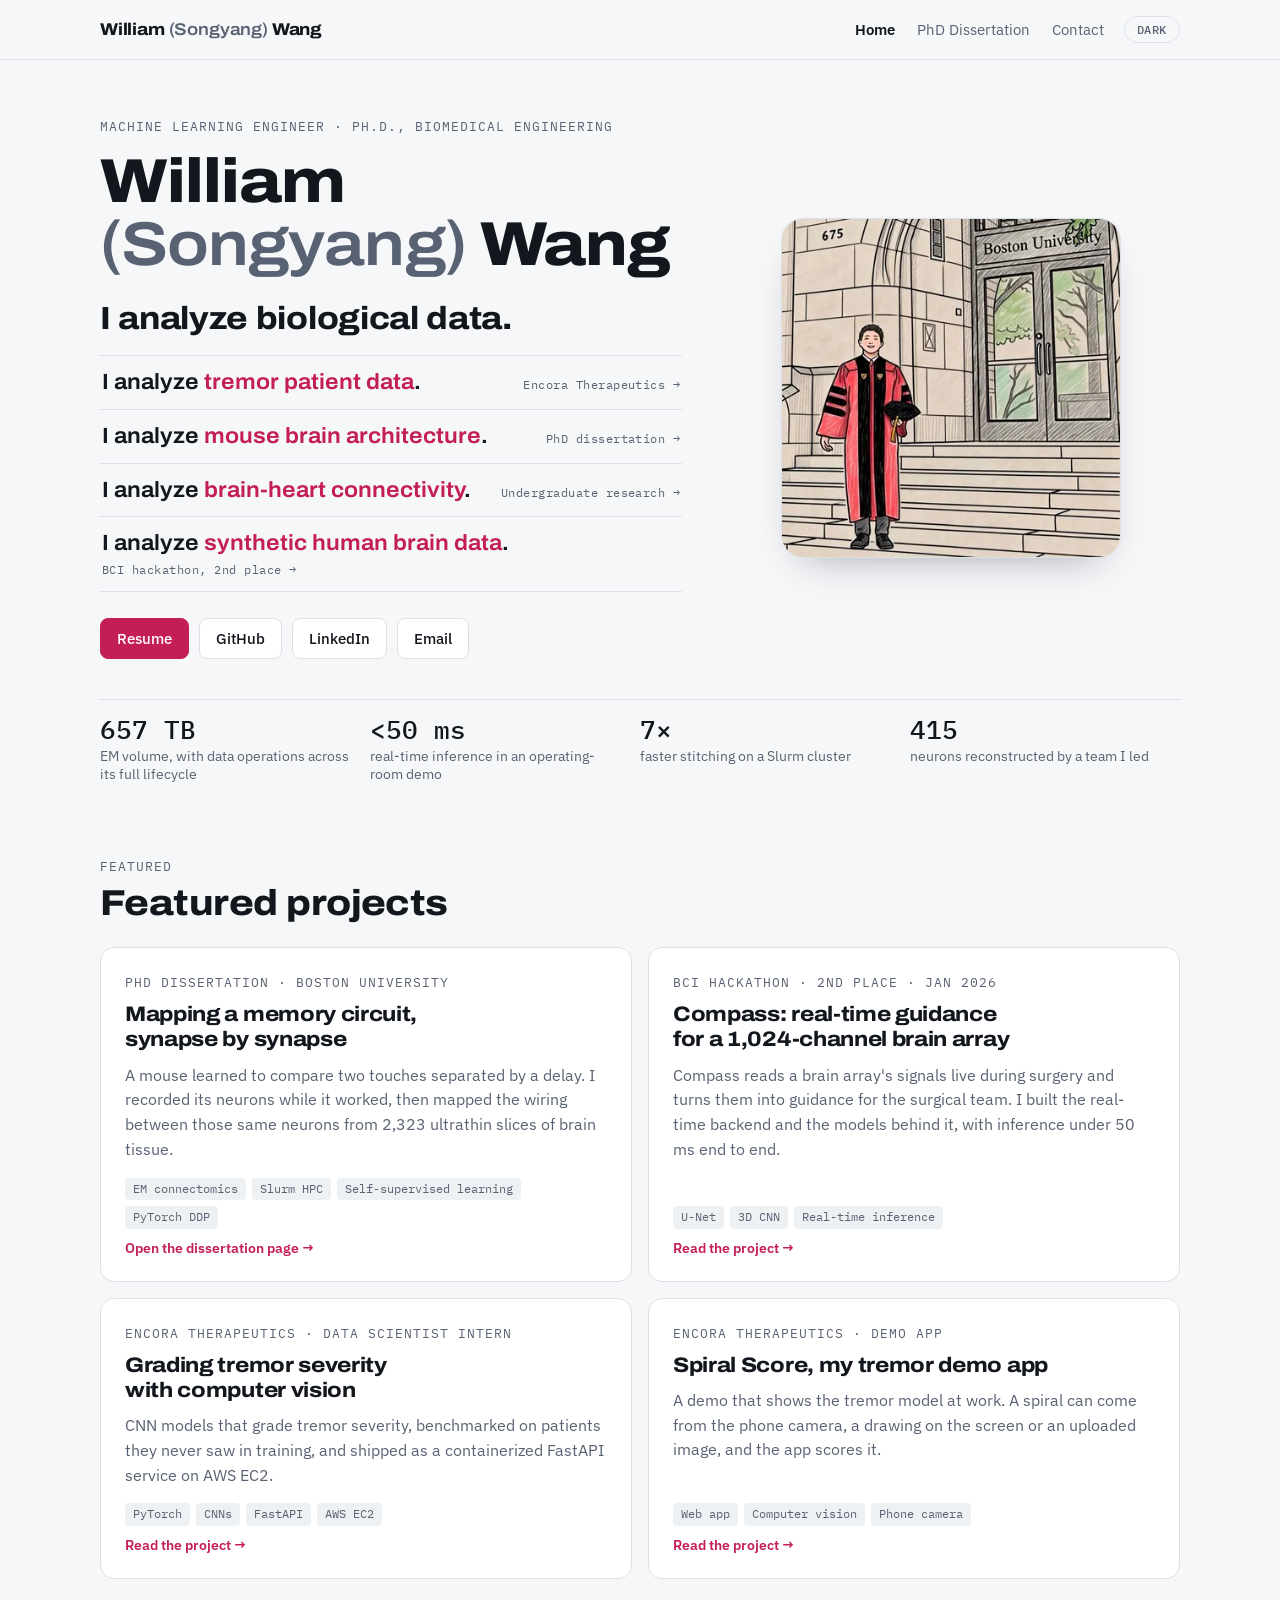
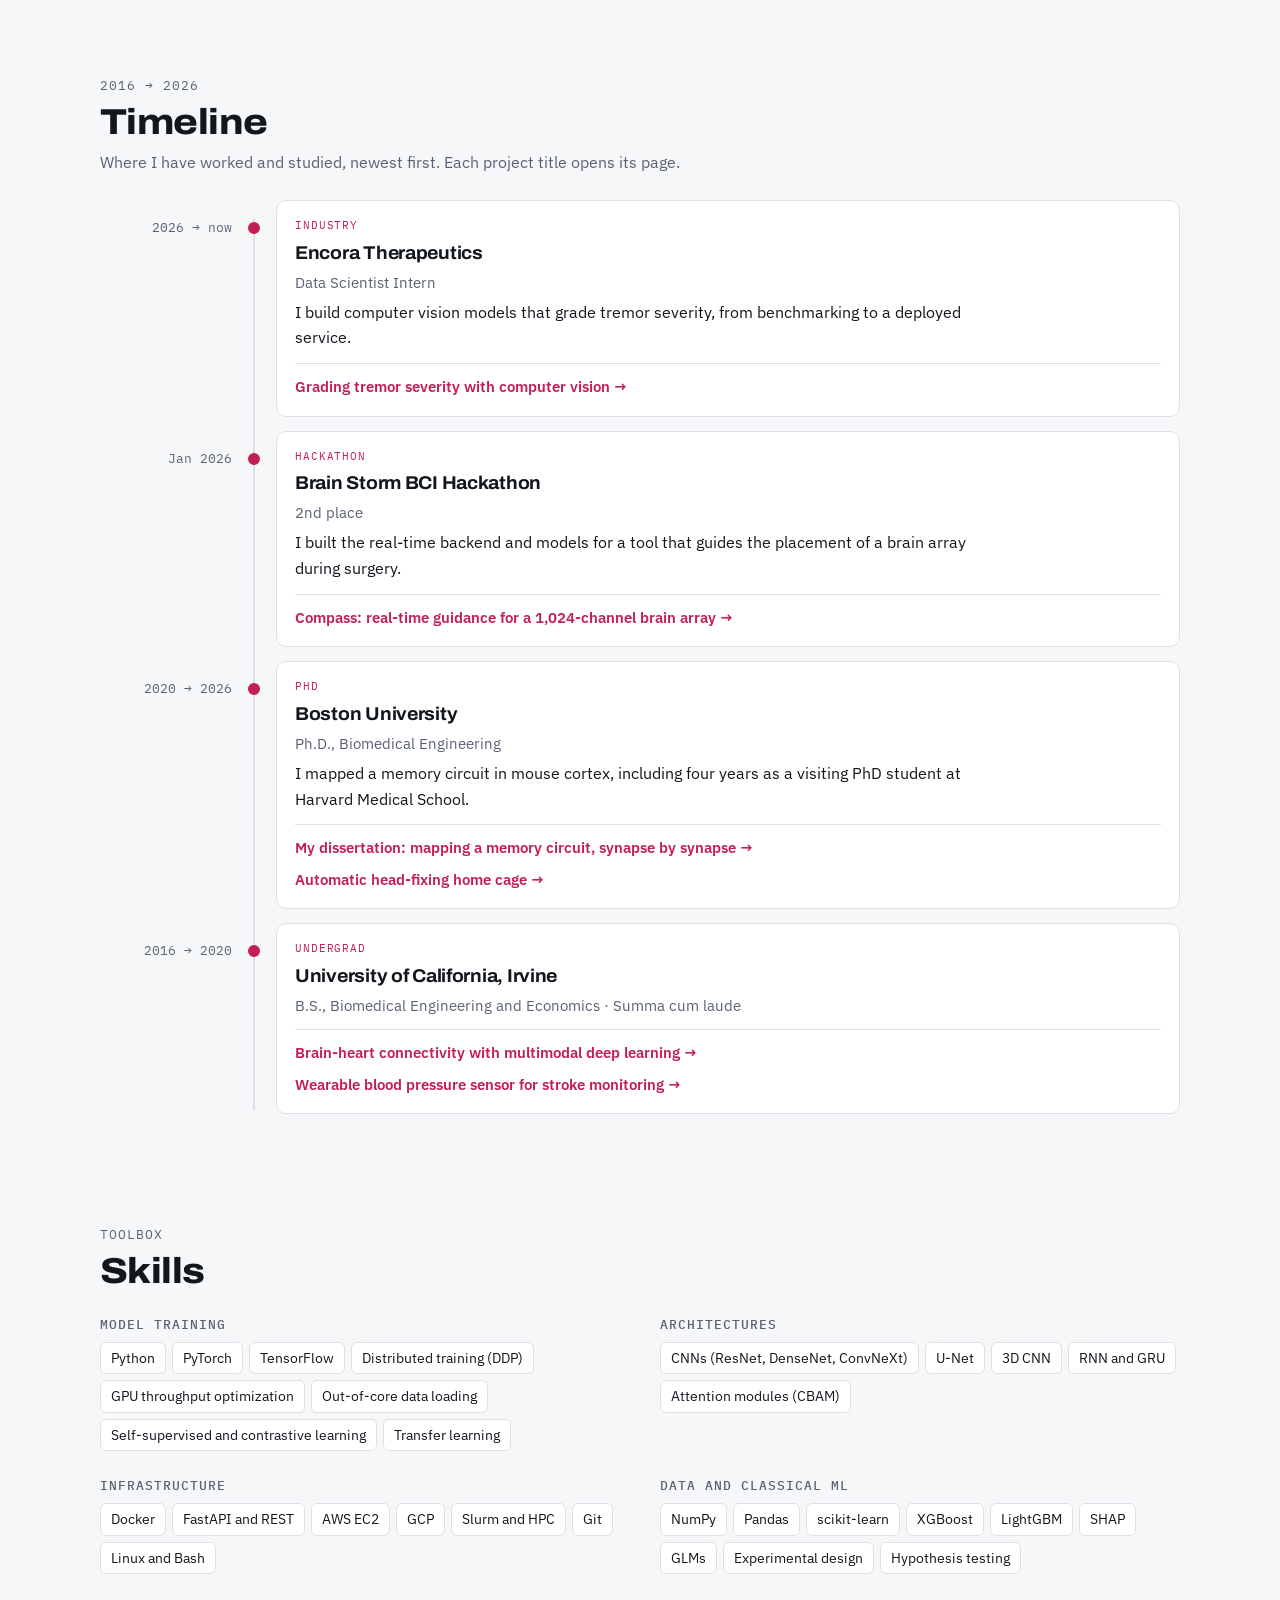
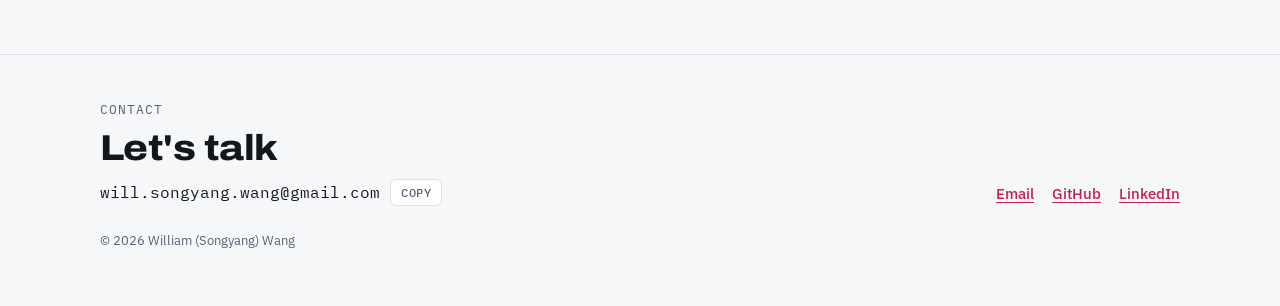
<file: index.html>
<!DOCTYPE html>
<html lang="en">
<head>
  <meta charset="utf-8">
  <meta name="viewport" content="width=device-width, initial-scale=1, viewport-fit=cover">
  <script async src="https://www.googletagmanager.com/gtag/js?id=G-CWNQJVRGQM"></script>
  <script>window.dataLayer = window.dataLayer || []; function gtag() { dataLayer.push(arguments); } gtag("js", new Date()); gtag("config", "G-CWNQJVRGQM");</script>
  <title>William (Songyang) Wang | Machine Learning Engineer</title>
  <meta name="description" content="Machine learning engineer with a Ph.D. in Biomedical Engineering. I analyze biological data: tremor patient data, mouse brain architecture, brain-heart connectivity and synthetic human brain data.">
  <link rel="canonical" href="https://songyang-w.github.io/">
  <link rel="icon" href="assets/favicon.svg" type="image/svg+xml">
  <meta name="theme-color" content="#f6f7f9" media="(prefers-color-scheme: light)">
  <meta name="theme-color" content="#0c0f14" media="(prefers-color-scheme: dark)">
  <meta property="og:type" content="website">
  <meta property="og:site_name" content="William (Songyang) Wang">
  <meta property="og:title" content="William (Songyang) Wang, Machine Learning Engineer">
  <meta property="og:description" content="I analyze biological data, from tremor patients and mouse brains to brain-heart signals and synthetic human brain recordings.">
  <meta property="og:url" content="https://songyang-w.github.io/">
  <meta property="og:image" content="https://songyang-w.github.io/assets/img/portrait-scene-1200.jpg">
  <meta property="og:image:alt" content="Illustrated portrait of William (Songyang) Wang in a doctoral gown at Boston University">
  <meta name="twitter:card" content="summary">
  <link rel="preconnect" href="https://fonts.googleapis.com">
  <link rel="preconnect" href="https://fonts.gstatic.com" crossorigin>
  <link rel="stylesheet" href="https://fonts.googleapis.com/css2?family=Archivo:wdth,wght@100..125,500..800&family=IBM+Plex+Mono:wght@400;500&family=IBM+Plex+Sans:wght@400;500;600&display=swap">
  <link rel="stylesheet" href="assets/css/site.css?v=20261022-2">
  <script>try { var t = localStorage.getItem("theme"); if (t) document.documentElement.setAttribute("data-theme", t); } catch (e) {}</script>
</head>
<body>
  <a class="skip" href="#main">Skip to content</a>

  <header class="site-head">
    <div class="inner">
      <a class="logo" href="#top">William <span class="alt">(Songyang)</span> Wang</a>
      <nav class="nav" aria-label="Main">
        <a href="#top" aria-current="page">Home</a>
        <a href="dissertation/"><span class="long">PhD </span>Dissertation</a>
        <a href="#contact">Contact</a>
        <button type="button" class="theme-btn" id="theme-toggle">Dark</button>
      </nav>
    </div>
  </header>

  <main id="main">
    <section class="hero inner" id="top" aria-labelledby="hero-name">
      <div class="hero-text">
        <p class="eyebrow">Machine learning engineer · Ph.D., Biomedical Engineering</p>
        <h1 id="hero-name">William <span class="paren">(Songyang)</span> Wang</h1>
        <p class="lead-in">I analyze biological data.</p>
        <ul class="analyze" aria-label="What I analyze, with a page for each">
          <li><a href="projects/tremor/"><span class="an-line">I analyze <em>tremor patient data</em>.</span><span class="an-where">Encora Therapeutics</span></a></li>
          <li><a href="dissertation/"><span class="an-line">I analyze <em>mouse brain architecture</em>.</span><span class="an-where">PhD dissertation</span></a></li>
          <li><a href="projects/brain-heart/"><span class="an-line">I analyze <em>brain-heart connectivity</em>.</span><span class="an-where">Undergraduate research</span></a></li>
          <li><a href="projects/bci-compass/"><span class="an-line">I analyze <em>synthetic human brain data</em>.</span><span class="an-where">BCI hackathon, 2nd place</span></a></li>
        </ul>
        <div class="actions">
          <a class="btn primary" href="assets/William-Songyang-Wang-Resume.pdf" target="_blank" rel="noopener">Resume</a>
          <a class="btn" href="https://github.com/Songyang-W" target="_blank" rel="noopener">GitHub</a>
          <a class="btn" href="https://www.linkedin.com/in/williamsywang" target="_blank" rel="noopener">LinkedIn</a>
          <a class="btn" href="#contact">Email</a>
        </div>
      </div>
      <figure class="portrait">
        <picture>
          <source media="(max-width: 860px)" type="image/webp" srcset="assets/img/portrait-tight-264.webp 264w, assets/img/portrait-tight-400.webp 400w" sizes="132px">
          <source media="(max-width: 860px)" srcset="assets/img/portrait-tight-264.jpg 264w, assets/img/portrait-tight-400.jpg 400w" sizes="132px">
          <source type="image/webp" srcset="assets/img/portrait-scene-400.webp 400w, assets/img/portrait-scene-800.webp 800w, assets/img/portrait-scene-1200.webp 1200w" sizes="340px">
          <img src="assets/img/portrait-scene-800.jpg" srcset="assets/img/portrait-scene-400.jpg 400w, assets/img/portrait-scene-800.jpg 800w, assets/img/portrait-scene-1200.jpg 1200w" sizes="340px" width="800" height="800" alt="Illustrated portrait of William (Songyang) Wang in a red and black doctoral gown, holding a graduation cap on the steps of a Boston University building">
        </picture>
      </figure>
    </section>

    <section class="stats-band inner" aria-label="Highlights">
      <div class="proof">
        <div><span class="value">657 TB</span><span class="label">EM volume, with data operations across its full lifecycle</span></div>
        <div><span class="value">&lt;50 ms</span><span class="label">real-time inference in an operating-room demo</span></div>
        <div><span class="value">7×</span><span class="label">faster stitching on a Slurm cluster</span></div>
        <div><span class="value">415</span><span class="label">neurons reconstructed by a team I led</span></div>
      </div>
    </section>

    <section class="band inner" id="featured" aria-labelledby="featured-title">
      <div class="section-head">
        <p class="eyebrow">Featured</p>
        <h2 id="featured-title">Featured projects</h2>
      </div>
      <ul class="features">
        <li>
          <article class="fcard">
            <p class="eyebrow">PhD dissertation · Boston University</p>
            <h3><a href="dissertation/">Mapping a memory circuit, synapse by synapse</a></h3>
            <p>A mouse learned to compare two touches separated by a delay. I recorded its neurons while it worked, then mapped the wiring between those same neurons from 2,323 ultrathin slices of brain tissue.</p>
            <ul class="tags" aria-label="Skills used"><li>EM connectomics</li><li>Slurm HPC</li><li>Self-supervised learning</li><li>PyTorch DDP</li></ul>
            <span class="fcard-go" aria-hidden="true">Open the dissertation page</span>
          </article>
        </li>
        <li>
          <article class="fcard">
            <p class="eyebrow">BCI hackathon · 2nd place · Jan 2026</p>
            <h3><a href="projects/bci-compass/">Compass: real-time guidance for a 1,024-channel brain array</a></h3>
            <p>Compass reads a brain array's signals live during surgery and turns them into guidance for the surgical team. I built the real-time backend and the models behind it, with inference under 50 ms end to end.</p>
            <ul class="tags" aria-label="Skills used"><li>U-Net</li><li>3D CNN</li><li>Real-time inference</li></ul>
            <span class="fcard-go" aria-hidden="true">Read the project</span>
          </article>
        </li>
        <li>
          <article class="fcard">
            <p class="eyebrow">Encora Therapeutics · Data Scientist Intern</p>
            <h3><a href="projects/tremor/">Grading tremor severity with computer vision</a></h3>
            <p>CNN models that grade tremor severity, benchmarked on patients they never saw in training, and shipped as a containerized FastAPI service on AWS EC2.</p>
            <ul class="tags" aria-label="Skills used"><li>PyTorch</li><li>CNNs</li><li>FastAPI</li><li>AWS EC2</li></ul>
            <span class="fcard-go" aria-hidden="true">Read the project</span>
          </article>
        </li>
        <li>
          <article class="fcard">
            <p class="eyebrow">Encora Therapeutics · Demo app</p>
            <h3><a href="projects/tremor/#spiral-score">Spiral Score, my tremor demo app</a></h3>
            <p>A demo that shows the tremor model at work. A spiral can come from the phone camera, a drawing on the screen or an uploaded image, and the app scores it.</p>
            <ul class="tags" aria-label="Skills used"><li>Web app</li><li>Computer vision</li><li>Phone camera</li></ul>
            <span class="fcard-go" aria-hidden="true">Read the project</span>
          </article>
        </li>
      </ul>
    </section>

    <section class="band inner" id="timeline-section" aria-labelledby="timeline-title">
      <div class="section-head">
        <p class="eyebrow">2016 → 2026</p>
        <h2 id="timeline-title">Timeline</h2>
        <p>Where I have worked and studied, newest first. Each project title opens its page.</p>
      </div>
      <ol class="tl" id="timeline"></ol>
      <noscript><p>The timeline needs JavaScript. My <a href="assets/William-Songyang-Wang-Resume.pdf">resume</a> has the same information.</p></noscript>
    </section>

    <section class="band inner" id="skills" aria-labelledby="skills-title">
      <div class="section-head">
        <p class="eyebrow">Toolbox</p>
        <h2 id="skills-title">Skills</h2>
      </div>
      <div class="skills">
        <div>
          <h3>Model training</h3>
          <ul>
            <li>Python</li><li>PyTorch</li><li>TensorFlow</li><li>Distributed training (DDP)</li><li>GPU throughput optimization</li>
            <li>Out-of-core data loading</li><li>Self-supervised and contrastive learning</li><li>Transfer learning</li>
          </ul>
        </div>
        <div>
          <h3>Architectures</h3>
          <ul>
            <li>CNNs (ResNet, DenseNet, ConvNeXt)</li><li>U-Net</li><li>3D CNN</li><li>RNN and GRU</li><li>Attention modules (CBAM)</li>
          </ul>
        </div>
        <div>
          <h3>Infrastructure</h3>
          <ul>
            <li>Docker</li><li>FastAPI and REST</li><li>AWS EC2</li><li>GCP</li><li>Slurm and HPC</li><li>Git</li><li>Linux and Bash</li>
          </ul>
        </div>
        <div>
          <h3>Data and classical ML</h3>
          <ul>
            <li>NumPy</li><li>Pandas</li><li>scikit-learn</li><li>XGBoost</li><li>LightGBM</li><li>SHAP</li><li>GLMs</li>
            <li>Experimental design</li><li>Hypothesis testing</li>
          </ul>
        </div>
      </div>
    </section>
  </main>

  <footer class="site-foot" id="contact">
    <div class="inner">
      <div class="contact">
        <p class="eyebrow">Contact</p>
        <h2>Let's talk</h2>
        <div class="email-row">
          <span class="email" id="email-address">will.songyang.wang@gmail.com</span>
          <button type="button" class="copy-btn" data-copy="email-address">Copy</button>
          <span class="sr-only" role="status" id="copy-status"></span>
        </div>
      </div>
      <div class="foot-links">
        <a href="mailto:will.songyang.wang@gmail.com">Email</a>
        <a href="https://github.com/Songyang-W" target="_blank" rel="noopener">GitHub</a>
        <a href="https://www.linkedin.com/in/williamsywang" target="_blank" rel="noopener">LinkedIn</a>
      </div>
      <p class="fine">© 2026 William (Songyang) Wang</p>
    </div>
  </footer>

  <script src="data/timeline.js?v=20261022-2"></script>
  <script src="assets/js/site.js?v=20261022-2"></script>
  <script src="assets/js/timeline.js?v=20261022-2"></script>
</body>
</html>
</file>
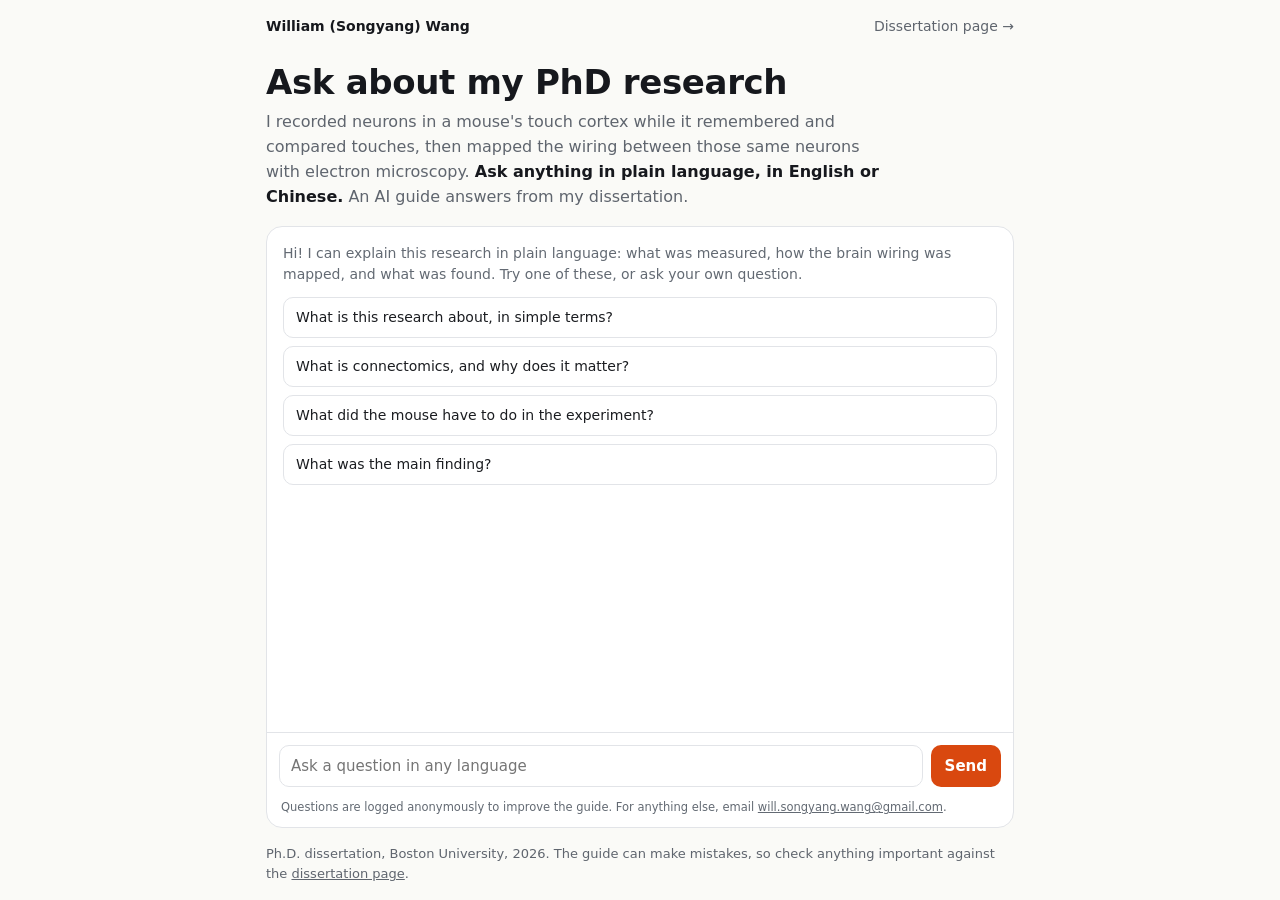
<file: ask/index.html>
<!doctype html>
<html lang="en">
<head>
<meta charset="utf-8">
<meta name="viewport" content="width=device-width, initial-scale=1, viewport-fit=cover">
<title>Ask About My Research | William (Songyang) Wang</title>
<meta name="description" content="Ask an AI guide about my PhD research: mapping the wiring of a memory circuit in the mouse brain, synapse by synapse. Plain-language answers drawn from my dissertation, in English or Chinese.">
<link rel="canonical" href="https://songyang-w.github.io/ask/">
<meta name="theme-color" content="#0c0f14">

<!-- Link preview on LinkedIn and other sites -->
<meta property="og:type" content="website">
<meta property="og:site_name" content="William (Songyang) Wang">
<meta property="og:title" content="Ask an AI about my PhD research">
<meta property="og:description" content="I mapped the wiring of a memory circuit in the mouse brain, synapse by synapse. Ask questions in plain language and get answers drawn from my dissertation.">
<meta property="og:url" content="https://songyang-w.github.io/ask/">
<meta property="og:image" content="https://songyang-w.github.io/assets/media/415-neurons-1530.jpg">
<meta property="og:image:alt" content="All 415 reconstructed neurons from the dissertation, rendered as colored branches">
<meta name="twitter:card" content="summary_large_image">

<style>
  :root {
    --bg: #0c0f14; --text: #e8eaed; --muted: #9aa1ab; --line: #262c35; --accent: #ff7a45;
  }
  @media (prefers-color-scheme: light) {
    :root { --bg: #fafaf7; --text: #16181d; --muted: #5f656e; --line: #e2e4e8; --accent: #d9480f; }
  }
  * { box-sizing: border-box; }
  html, body { margin: 0; height: 100%; }
  body {
    background: var(--bg); color: var(--text);
    font: 16px/1.55 system-ui, -apple-system, "Segoe UI", Roboto, "PingFang SC", "Microsoft YaHei", sans-serif;
  }
  .wrap {
    min-height: 100vh; min-height: 100dvh;
    max-width: 780px; margin: 0 auto;
    padding: 16px 16px max(16px, env(safe-area-inset-bottom));
    display: flex; flex-direction: column; gap: 16px;
  }
  nav { display: flex; justify-content: space-between; align-items: center; gap: 12px; font-size: 14px; }
  nav a { color: var(--muted); text-decoration: none; }
  nav a:hover, nav a:focus-visible { color: var(--text); text-decoration: underline; }
  nav .name { color: var(--text); font-weight: 600; }
  .intro h1 { font-size: clamp(24px, 4.5vw, 34px); line-height: 1.2; margin: 8px 0 8px; letter-spacing: -0.01em; }
  .intro p { margin: 0; color: var(--muted); max-width: 62ch; }
  .intro p strong { color: var(--text); font-weight: 600; }
  #chat { flex: 1; min-height: 460px; display: flex; flex-direction: column; }
  footer { font-size: 13px; color: var(--muted); }
  footer a { color: inherit; }
  @media (max-width: 520px) {
    .intro p { font-size: 15px; }
    #chat { min-height: 520px; }
  }
</style>
</head>
<body>
  <div class="wrap">
    <nav aria-label="Site">
      <a class="name" href="https://songyang-w.github.io/">William (Songyang) Wang</a>
      <a href="https://songyang-w.github.io/dissertation/">Dissertation page &rarr;</a>
    </nav>

    <section class="intro">
      <h1>Ask about my PhD research</h1>
      <p>I recorded neurons in a mouse's touch cortex while it remembered and compared touches, then mapped the wiring between those same neurons with electron microscopy. <strong>Ask anything in plain language, in English or Chinese.</strong> An AI guide answers from my dissertation.</p>
    </section>

    <main id="chat" aria-label="Chat with the dissertation guide"></main>

    <footer>
      Ph.D. dissertation, Boston University, 2026. The guide can make mistakes, so check anything important against the
      <a href="https://songyang-w.github.io/dissertation/">dissertation page</a>.
    </footer>
  </div>

  <script src="/assets/js/dissertation-chat.js"
          data-mode="page" data-mount="#chat"
          data-endpoint="https://dissertation-guide.youzewang98.workers.dev/chat"
          data-email="will.songyang.wang@gmail.com" defer></script>
</body>
</html>
</file>
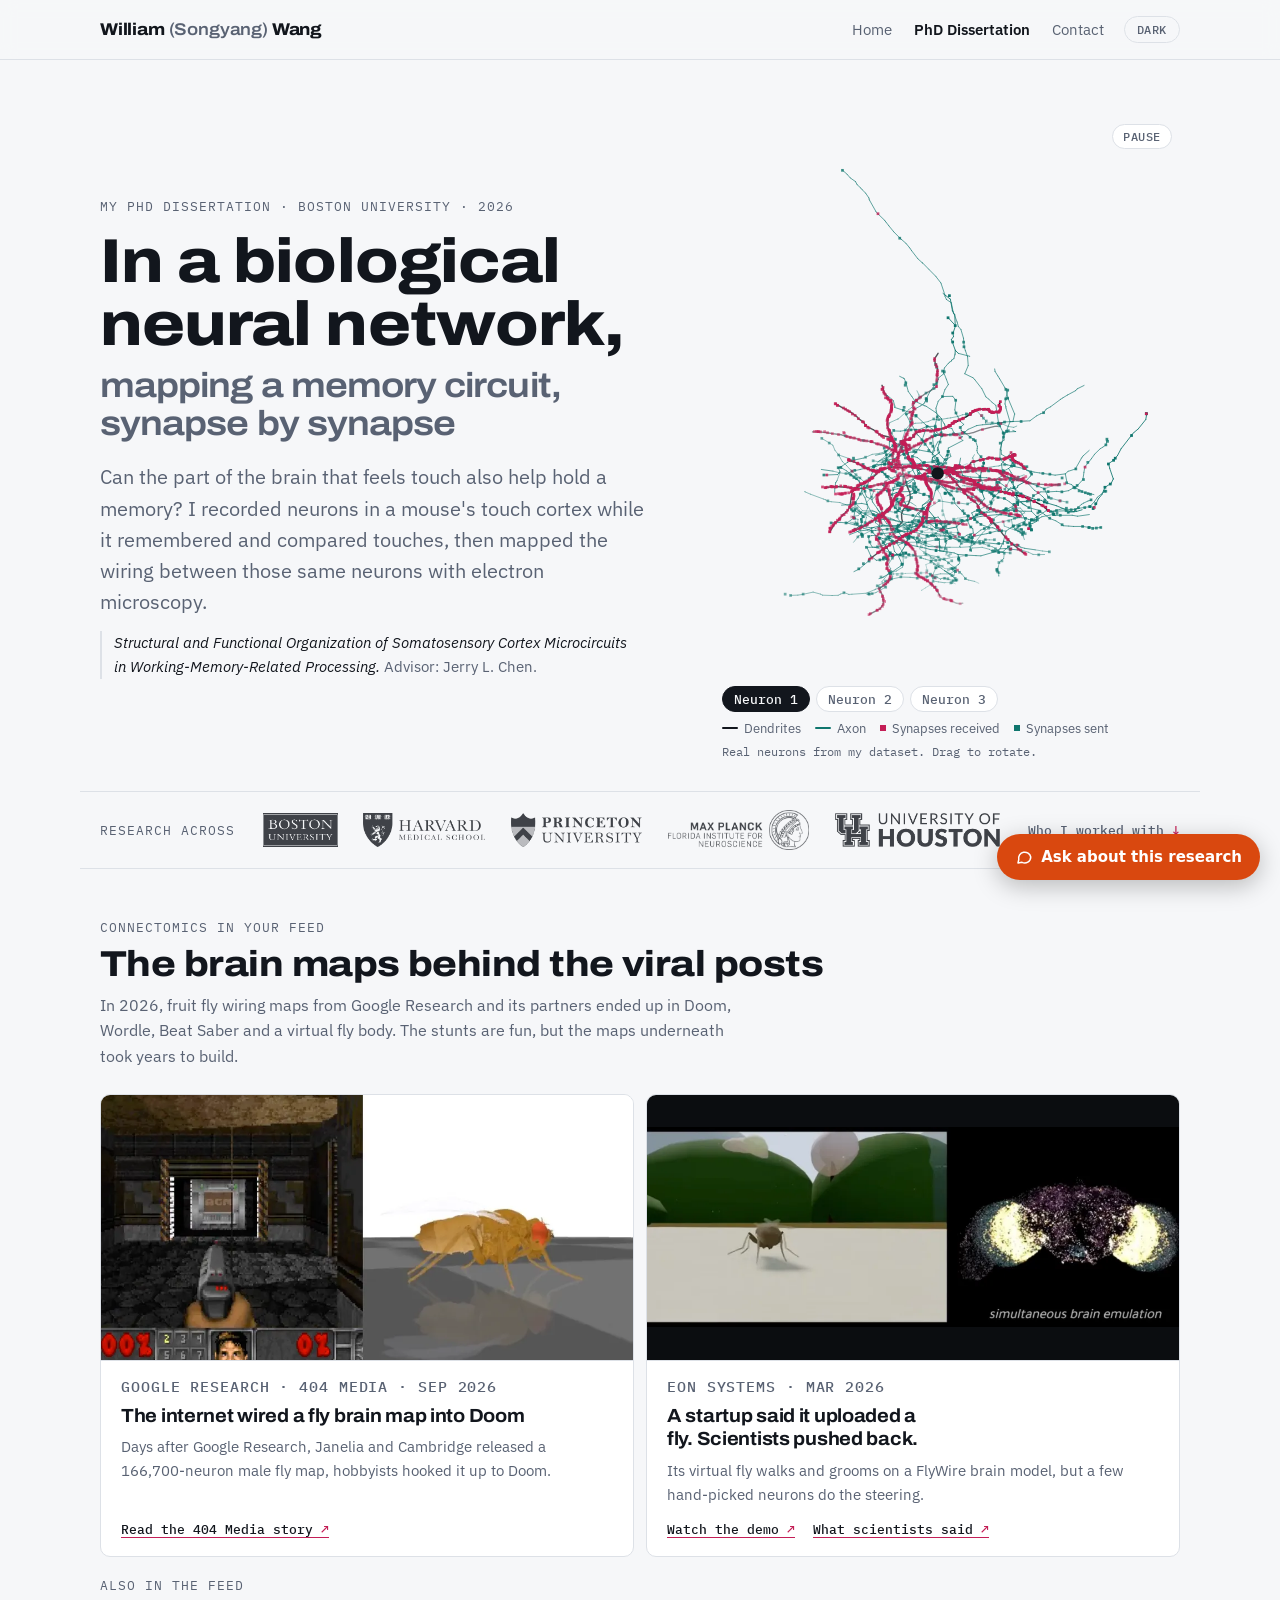
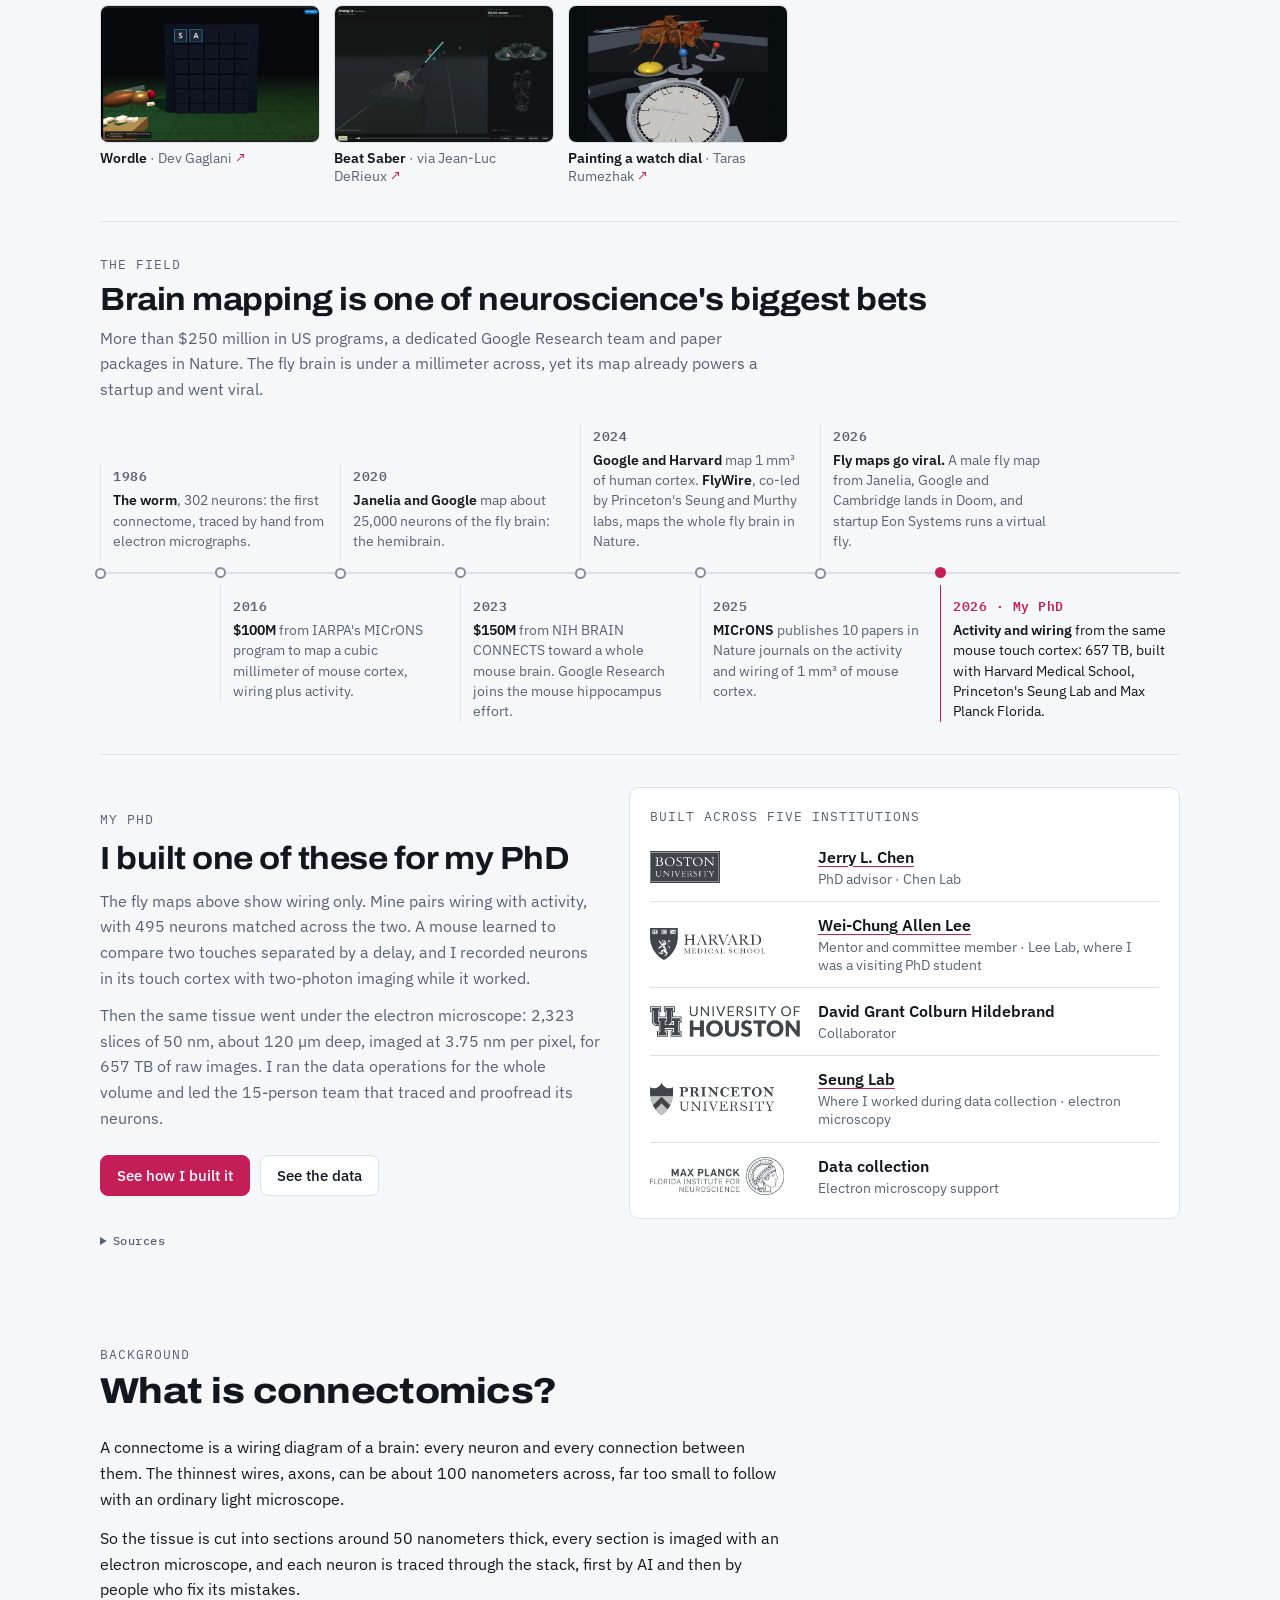
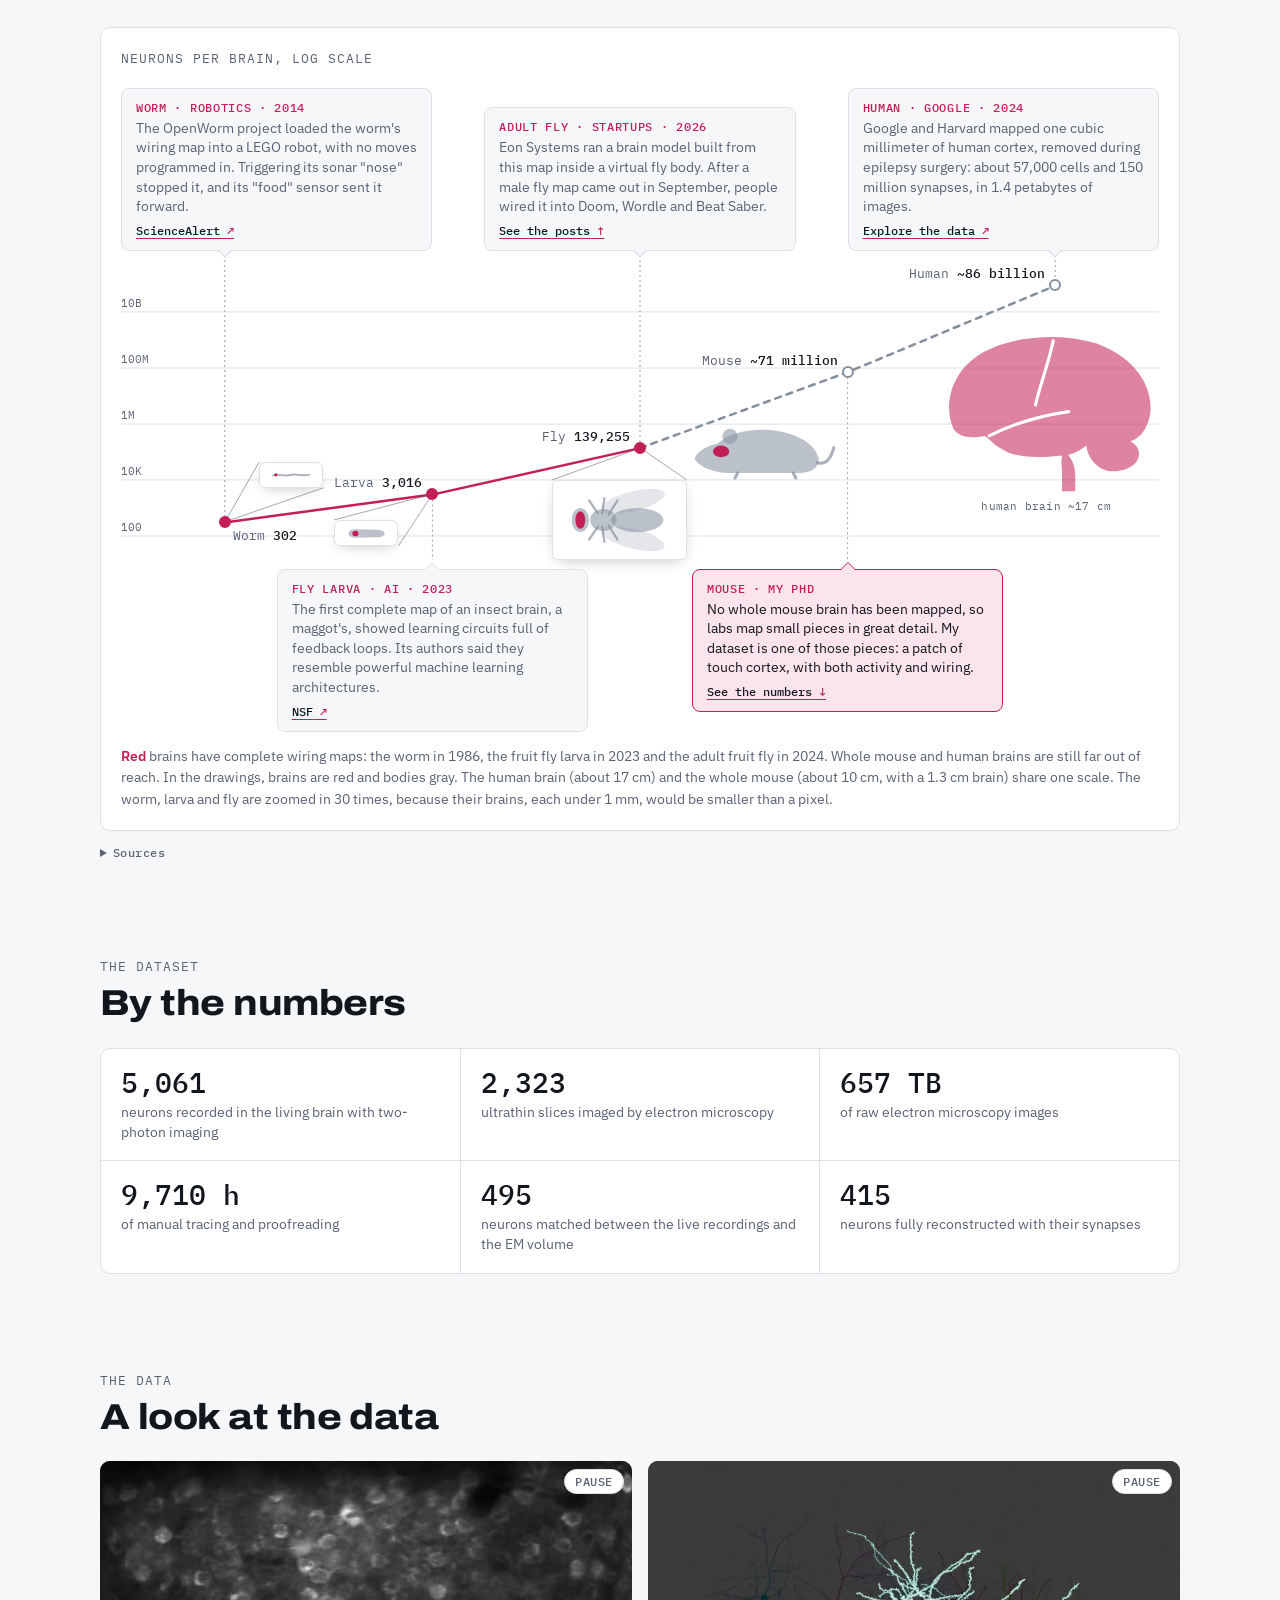
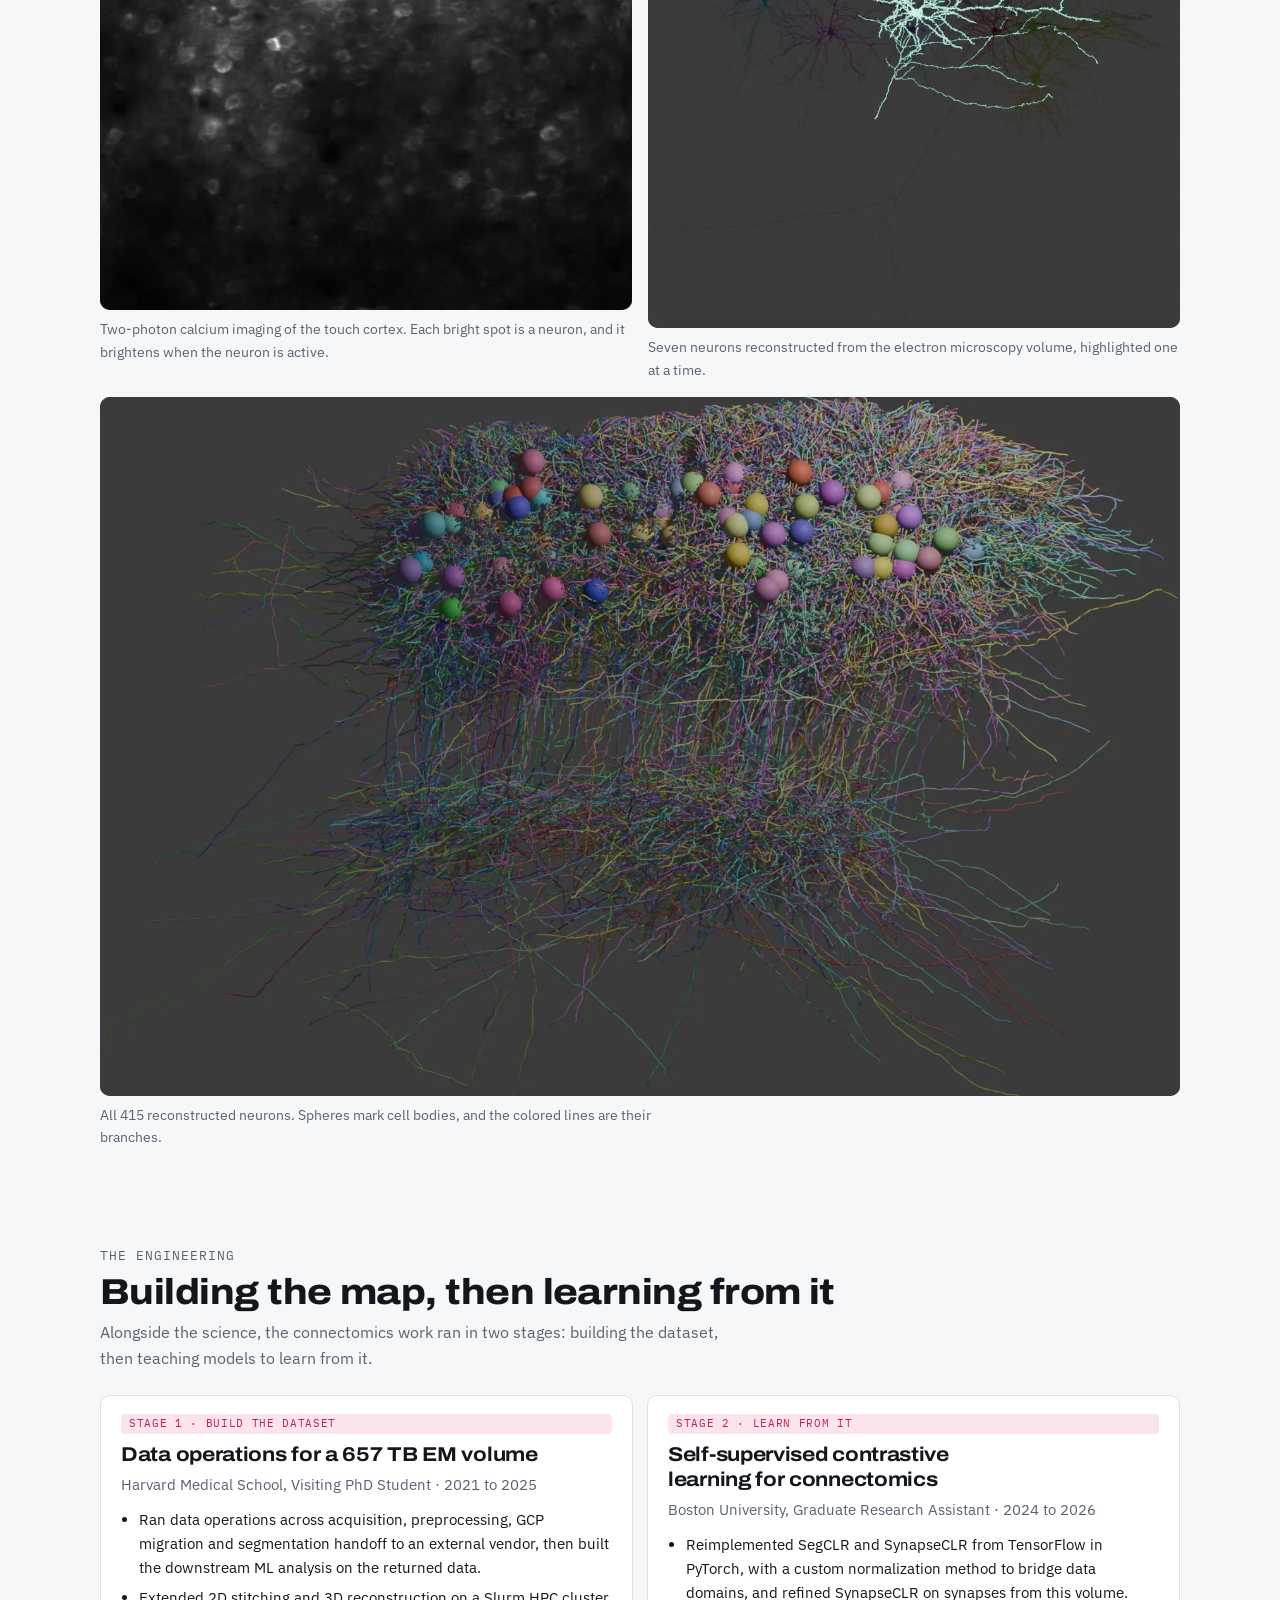
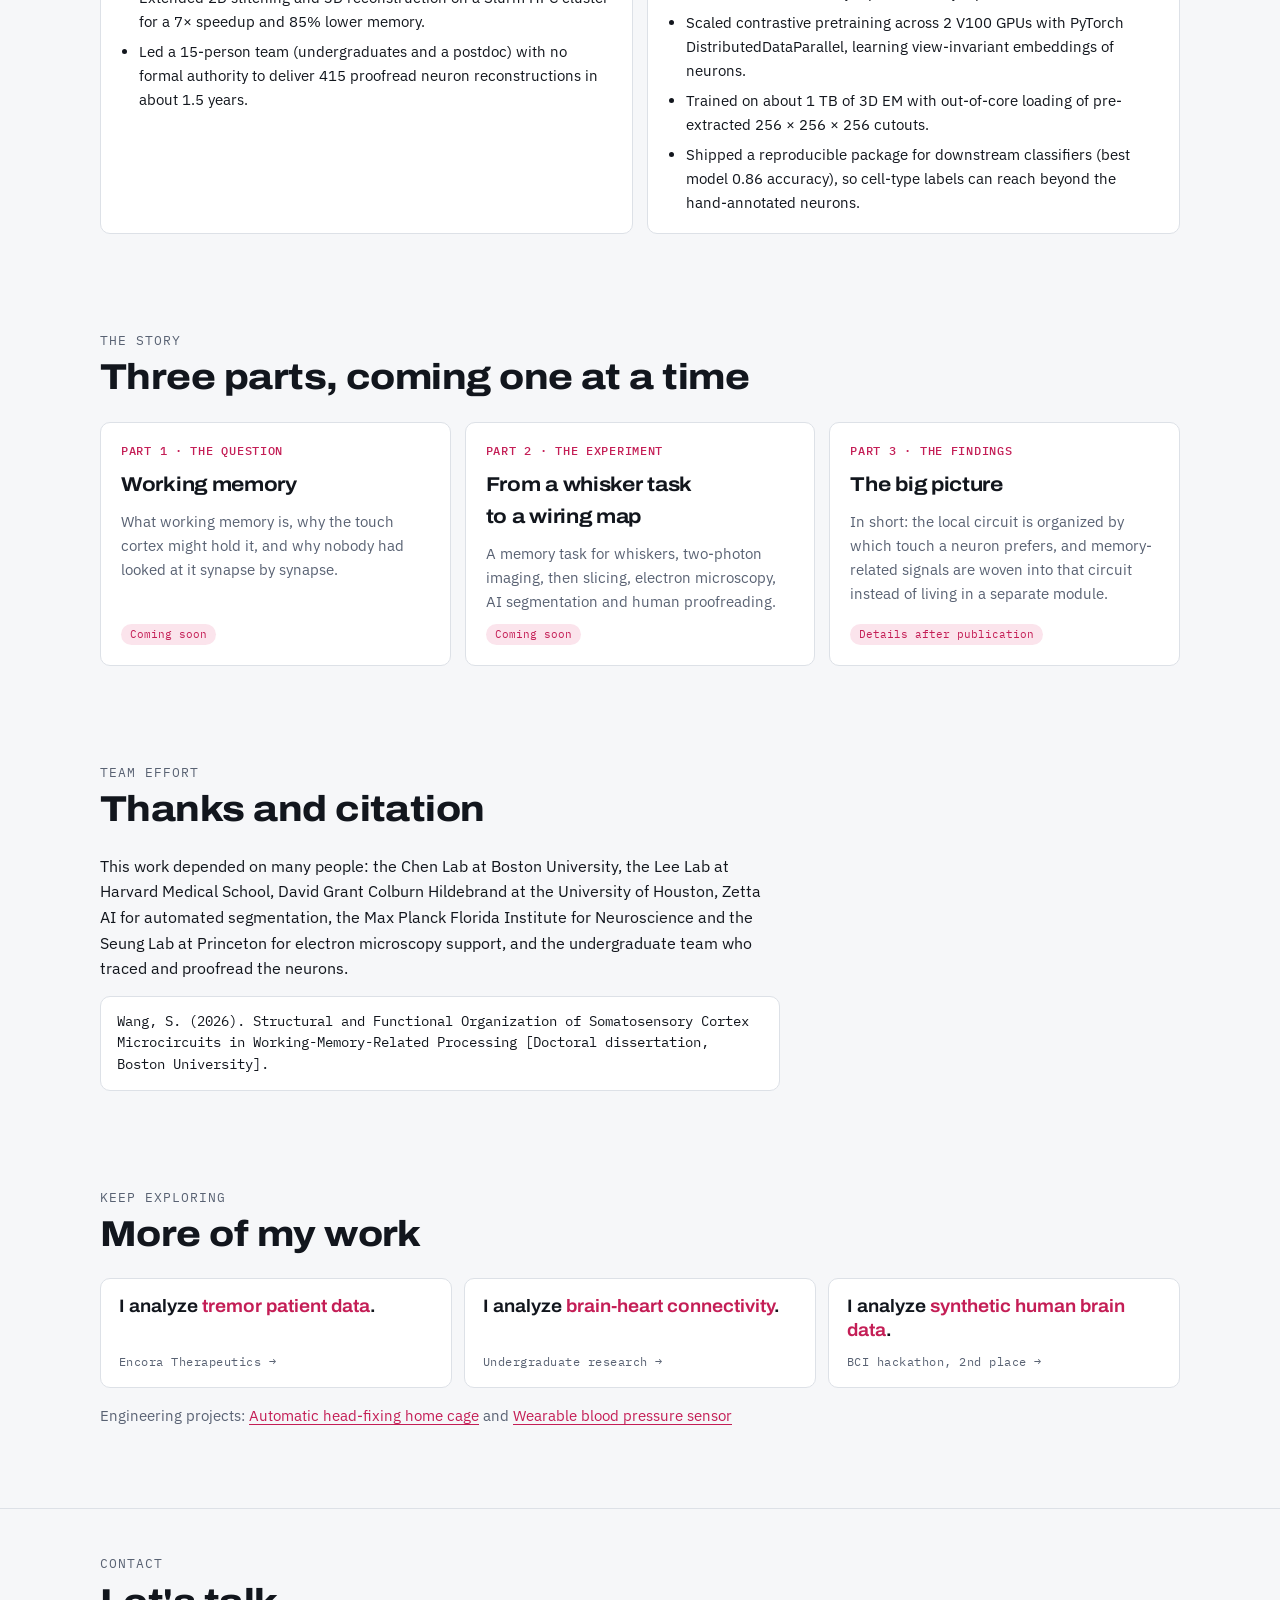
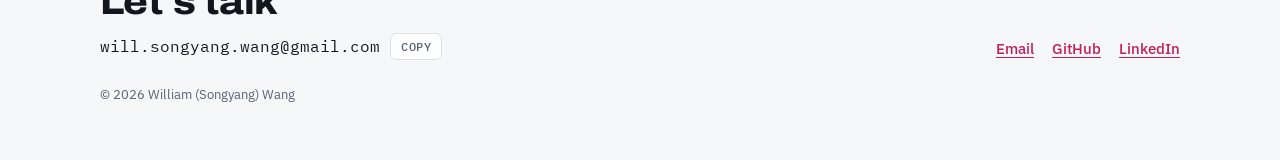
<file: dissertation/index.html>
<!DOCTYPE html>
<html lang="en">
<head>
  <meta charset="utf-8">
  <meta name="viewport" content="width=device-width, initial-scale=1, viewport-fit=cover">
  <script async src="https://www.googletagmanager.com/gtag/js?id=G-CWNQJVRGQM"></script>
  <script>window.dataLayer = window.dataLayer || []; function gtag() { dataLayer.push(arguments); } gtag("js", new Date()); gtag("config", "G-CWNQJVRGQM");</script>
  <title>My PhD Dissertation | William (Songyang) Wang</title>
  <meta name="description" content="Mapping a memory circuit, synapse by synapse: two-photon imaging and electron microscopy connectomics of the mouse somatosensory cortex. Ph.D. dissertation, Boston University, 2026.">
  <link rel="canonical" href="https://songyang-w.github.io/dissertation/">
  <link rel="icon" href="../assets/favicon.svg" type="image/svg+xml">
  <meta name="theme-color" content="#f6f7f9" media="(prefers-color-scheme: light)">
  <meta name="theme-color" content="#0c0f14" media="(prefers-color-scheme: dark)">
  <meta property="og:type" content="article">
  <meta property="og:site_name" content="William (Songyang) Wang">
  <meta property="og:title" content="In a biological neural network, mapping a memory circuit, synapse by synapse">
  <meta property="og:description" content="My PhD dissertation: recording neurons in a behaving mouse, then mapping the wiring between those same neurons with electron microscopy.">
  <meta property="og:url" content="https://songyang-w.github.io/dissertation/">
  <meta name="twitter:card" content="summary">
  <link rel="preconnect" href="https://fonts.googleapis.com">
  <link rel="preconnect" href="https://fonts.gstatic.com" crossorigin>
  <link rel="stylesheet" href="https://fonts.googleapis.com/css2?family=Archivo:wdth,wght@100..125,500..800&family=IBM+Plex+Mono:wght@400;500&family=IBM+Plex+Sans:ital,wght@0,400;0,500;0,600;1,400&display=swap">
  <link rel="stylesheet" href="../assets/css/site.css?v=20261022-2">
  <script>try { var t = localStorage.getItem("theme"); if (t) document.documentElement.setAttribute("data-theme", t); } catch (e) {}</script>
</head>
<body>
  <a class="skip" href="#main">Skip to content</a>

  <header class="site-head">
    <div class="inner">
      <a class="logo" href="../">William <span class="alt">(Songyang)</span> Wang</a>
      <nav class="nav" aria-label="Main">
        <a href="../">Home</a>
        <a href="./" aria-current="page"><span class="long">PhD </span>Dissertation</a>
        <a href="#contact">Contact</a>
        <button type="button" class="theme-btn" id="theme-toggle">Dark</button>
      </nav>
    </div>
  </header>

  <main id="main">
    <section class="hero inner" aria-labelledby="page-title">
      <div class="hero-text">
        <p class="eyebrow">My PhD dissertation · Boston University · 2026</p>
        <h1 id="page-title">In a biological neural network, <span class="h1-sub">mapping a memory circuit, synapse by synapse</span></h1>
        <p class="pitch">Can the part of the brain that feels touch also help hold a memory? I recorded neurons in a mouse's touch cortex while it remembered and compared touches, then mapped the wiring between those same neurons with electron microscopy.</p>
        <p class="official"><em>Structural and Functional Organization of Somatosensory Cortex Microcircuits in Working-Memory-Related Processing.</em> Advisor: Jerry L. Chen.</p>
      </div>
      <figure class="hero-visual">
        <canvas id="neuron" role="img" aria-label="A neuron reconstructed from my electron microscopy data, with the synapses it receives in red and the synapses it sends in teal"></canvas>
        <button type="button" class="motion-btn" id="neuron-toggle">Pause</button>
        <figcaption>
          <span class="neuron-picker" id="neuron-picker" role="group" aria-label="Choose a neuron"></span>
          <span class="legend">
            <span><span class="sw sw-dend"></span>Dendrites</span>
            <span><span class="sw sw-axon"></span>Axon</span>
            <span><span class="dot dot-in"></span>Synapses received</span>
            <span><span class="dot dot-out"></span>Synapses sent</span>
          </span>
          <span class="neuron-note">Real neurons from my dataset. Drag to rotate.</span>
        </figcaption>
      </figure>
    </section>

    <section class="affil inner" aria-label="Institutions behind this work">
      <p class="eyebrow">Research across</p>
      <ul class="affil-logos">
        <li><span class="inst inst-bu" role="img" aria-label="Boston University"></span></li>
        <li><span class="inst inst-hms" role="img" aria-label="Harvard Medical School"></span></li>
        <li><span class="inst inst-princeton" role="img" aria-label="Princeton University"></span></li>
        <li><span class="inst inst-mpfi" role="img" aria-label="Max Planck Florida Institute for Neuroscience"></span></li>
        <li><span class="inst inst-uh" role="img" aria-label="University of Houston"></span></li>
      </ul>
      <a class="affil-more" href="#team">Who I worked with</a>
    </section>

    <section class="band inner" id="in-the-news" aria-labelledby="news-title">
      <div class="section-head">
        <p class="eyebrow">Connectomics in your feed</p>
        <h2 id="news-title">The brain maps behind the viral posts</h2>
        <p>In 2026, fruit fly wiring maps from Google Research and its partners ended up in Doom, Wordle, Beat Saber and a virtual fly body. The stunts are fun, but the maps underneath took years to build.</p>
      </div>
      <div class="news">
        <article class="news-card">
          <img class="news-img" src="../assets/media/news/fly-doom.webp" width="960" height="540" loading="lazy" alt="Doom gameplay beside a 3D model of a fruit fly">
          <div class="news-body">
            <p class="news-kicker">Google Research · 404 Media · Sep 2026</p>
            <h3>The internet wired a fly brain map into Doom</h3>
            <p>Days after Google Research, Janelia and Cambridge released a 166,700-neuron male fly map, hobbyists hooked it up to Doom.</p>
            <div class="news-foot">
              <a class="news-link" href="https://www.404media.co/a-digital-fly-brain-has-taken-over-the-internet/" target="_blank" rel="noopener">Read the 404 Media story</a>
            </div>
          </div>
        </article>
        <article class="news-card">
          <img class="news-img contain" src="../assets/media/news/eon-virtual-fly.webp" width="960" height="361" loading="lazy" alt="A virtual fly walking in a simulated world, beside its brain model lit up with activity">
          <div class="news-body">
            <p class="news-kicker">Eon Systems · Mar 2026</p>
            <h3>A startup said it uploaded a fly. Scientists pushed back.</h3>
            <p>Its virtual fly walks and grooms on a FlyWire brain model, but a few hand-picked neurons do the steering.</p>
            <div class="news-foot news-links">
              <a class="news-link" href="https://www.linkedin.com/posts/rexsalisbury_outside-interests-weve-emulated-a-fruit-ugcPost-7436895816679825408-bAkm/" target="_blank" rel="noopener">Watch the demo</a>
              <a class="news-link" href="https://www.thetransmitter.org/systems-neuroscience/digital-sphinx-raises-questions-about-connectome-models/" target="_blank" rel="noopener">What scientists said</a>
            </div>
          </div>
        </article>
      </div>
      <div class="feed-strip">
        <p class="eyebrow">Also in the feed</p>
        <ul class="feed-thumbs">
          <li><a href="https://www.linkedin.com/posts/gaglanidev_neuroscience-machinelearning-connectomics-ugcPost-7504888260783935489-I7or/" target="_blank" rel="noopener"><img src="../assets/media/news/fly-wordle.webp" width="720" height="450" loading="lazy" alt="A virtual fly beside a Wordle board"><span><b>Wordle</b> · Dev Gaglani</span></a></li>
          <li><a href="https://www.linkedin.com/posts/jeanlucderieux_someone-on-x-taught-a-fruit-fly-to-play-beat-ugcPost-7503432550565040130-08Ji/" target="_blank" rel="noopener"><img src="../assets/media/news/fly-beat-saber.webp" width="720" height="450" loading="lazy" alt="A virtual fly swinging a lightsaber in Beat Saber"><span><b>Beat Saber</b> · via Jean-Luc DeRieux</span></a></li>
          <li><a href="https://www.linkedin.com/posts/trumezhak_ai-neuroscience-robotics-ugcPost-7505244507521843201-SPkO/" target="_blank" rel="noopener"><img src="../assets/media/news/fly-paint-dial.webp" width="720" height="450" loading="lazy" alt="A simulated fly at a console above a watch dial"><span><b>Painting a watch dial</b> · Taras Rumezhak</span></a></li>
        </ul>
      </div>

      <div class="field" aria-labelledby="field-title">
        <div class="field-head">
          <p class="eyebrow">The field</p>
          <h3 id="field-title">Brain mapping is one of neuroscience's biggest bets</h3>
          <p>More than $250 million in US programs, a dedicated Google Research team and paper packages in Nature. The fly brain is under a millimeter across, yet its map already powers a startup and went viral.</p>
        </div>
        <ol class="ms-line">
          <li class="ms"><span class="ms-year">1986</span><p><b>The worm</b>, 302 neurons: the first connectome, traced by hand from electron micrographs.</p></li>
          <li class="ms"><span class="ms-year">2016</span><p><b>$100M</b> from IARPA's MICrONS program to map a cubic millimeter of mouse cortex, wiring plus activity.</p></li>
          <li class="ms"><span class="ms-year">2020</span><p><b>Janelia and Google</b> map about 25,000 neurons of the fly brain: the hemibrain.</p></li>
          <li class="ms"><span class="ms-year">2023</span><p><b>$150M</b> from NIH BRAIN CONNECTS toward a whole mouse brain. Google Research joins the mouse hippocampus effort.</p></li>
          <li class="ms"><span class="ms-year">2024</span><p><b>Google and Harvard</b> map 1 mm³ of human cortex. <b>FlyWire</b>, co-led by Princeton's Seung and Murthy labs, maps the whole fly brain in Nature.</p></li>
          <li class="ms"><span class="ms-year">2025</span><p><b>MICrONS</b> publishes 10 papers in Nature journals on the activity and wiring of 1 mm³ of mouse cortex.</p></li>
          <li class="ms"><span class="ms-year">2026</span><p><b>Fly maps go viral.</b> A male fly map from Janelia, Google and Cambridge lands in Doom, and startup Eon Systems runs a virtual fly.</p></li>
          <li class="ms mine"><span class="ms-year">2026 · My PhD</span><p><b>Activity and wiring</b> from the same mouse touch cortex: 657 TB, built with Harvard Medical School, Princeton's Seung Lab and Max Planck Florida.</p></li>
        </ol>
      </div>

      <div class="bridge">
        <div class="bridge-text">
          <p class="eyebrow">My PhD</p>
          <h3>I built one of these for my PhD</h3>
          <p>The fly maps above show wiring only. Mine pairs wiring with activity, with 495 neurons matched across the two. A mouse learned to compare two touches separated by a delay, and I recorded neurons in its touch cortex with two-photon imaging while it worked.</p>
          <p>Then the same tissue went under the electron microscope: 2,323 slices of 50 nm, about 120 µm deep, imaged at 3.75 nm per pixel, for 657 TB of raw images. I ran the data operations for the whole volume and led the 15-person team that traced and proofread its neurons.</p>
          <div class="actions">
            <a class="btn primary" href="#engineering">See how I built it</a>
            <a class="btn" href="#data">See the data</a>
          </div>
        </div>
        <figure class="team" id="team" aria-labelledby="team-title">
          <p class="eyebrow" id="team-title">Built across five institutions</p>
          <ul class="team-list">
            <li>
              <span class="inst inst-bu" role="img" aria-label="Boston University"></span>
              <p><a href="https://www.chen-lab.org/" target="_blank" rel="noopener">Jerry L. Chen</a><span>PhD advisor · Chen Lab</span></p>
            </li>
            <li>
              <span class="inst inst-hms" role="img" aria-label="Harvard Medical School"></span>
              <p><a href="https://www.lee.hms.harvard.edu/" target="_blank" rel="noopener">Wei-Chung Allen Lee</a><span>Mentor and committee member · Lee Lab, where I was a visiting PhD student</span></p>
            </li>
            <li>
              <span class="inst inst-uh" role="img" aria-label="University of Houston"></span>
              <p><b>David Grant Colburn Hildebrand</b><span>Collaborator</span></p>
            </li>
            <li>
              <span class="inst inst-princeton" role="img" aria-label="Princeton University"></span>
              <p><a href="https://seunglab.org/" target="_blank" rel="noopener">Seung Lab</a><span>Where I worked during data collection · electron microscopy</span></p>
            </li>
            <li>
              <span class="inst inst-mpfi" role="img" aria-label="Max Planck Florida Institute for Neuroscience"></span>
              <p><b>Data collection</b><span>Electron microscopy support</span></p>
            </li>
          </ul>
        </figure>
      </div>
      <details class="sources"><summary>Sources</summary><p>Male fly central nervous system connectome, <a href="https://doi.org/10.1016/j.cell.2026.08.015" target="_blank" rel="noopener">Cell, Sep 2026</a> · 404 Media, Sep 2026 · P. Mineault, NeuroAI, Sep 2026 · Eon Systems, Mar 2026 · The Transmitter, 2026 · <a href="https://www.nature.com/articles/s41586-024-07558-y" target="_blank" rel="noopener">Dorkenwald et al., Nature 2024</a> (FlyWire) · LinkedIn posts by Rex Salisbury, Dev Gaglani, Jean-Luc DeRieux and Taras Rumezhak, 2026 · Timeline: White et al. 1986 · <a href="https://www.scientificamerican.com/article/the-u-s-government-launches-a-100-million-apollo-project-of-the-brain/" target="_blank" rel="noopener">Scientific American, 2016</a> (MICrONS) · Scheffer et al., eLife 2020 (hemibrain) · <a href="https://www.ninds.nih.gov/news-events/highlights-announcements/nih-brain-initiative-launches-projects-develop-innovative-technologies-map-brain-incredible-detail" target="_blank" rel="noopener">NIH, Sep 2023</a> · <a href="https://research.google/blog/google-research-embarks-on-effort-to-map-a-mouse-brain/" target="_blank" rel="noopener">Google Research, 2023</a> · Shapson-Coe et al., Science 2024 · <a href="https://alleninstitute.org/news/scientists-complete-largest-wiring-diagram-and-functional-map-of-the-brain-to-date" target="_blank" rel="noopener">Allen Institute, Apr 2025</a>. Images are from the linked stories and posts.</p></details>
    </section>

    <section class="band inner" id="connectomics" aria-labelledby="connectomics-title">
      <div class="section-head">
        <p class="eyebrow">Background</p>
        <h2 id="connectomics-title">What is connectomics?</h2>
      </div>
      <div class="prose">
        <p>A connectome is a wiring diagram of a brain: every neuron and every connection between them. The thinnest wires, axons, can be about 100 nanometers across, far too small to follow with an ordinary light microscope.</p>
        <p>So the tissue is cut into sections around 50 nanometers thick, every section is imaged with an electron microscope, and each neuron is traced through the stack, first by AI and then by people who fix its mistakes.</p>
      </div>

      <figure class="growth" aria-labelledby="growth-title">
        <p class="eyebrow" id="growth-title">Neurons per brain, log scale</p>
        <div class="growth-chart">
          <div class="growth-plot" role="img" aria-label="Line plot of neurons per brain on a log scale. Worm: 302, mapped. Fruit fly larva: 3,016, mapped. Adult fruit fly: 139,255, mapped. Mouse: about 71 million, not mapped. Human: about 86 billion, not mapped.">
            <svg viewBox="0 0 100 100" preserveAspectRatio="none" aria-hidden="true">
              <g class="g-grid" fill="none">
                <line x1="0" x2="100" y1="92" y2="92"/>
                <line x1="0" x2="100" y1="73.3" y2="73.3"/>
                <line x1="0" x2="100" y1="54.7" y2="54.7"/>
                <line x1="0" x2="100" y1="36" y2="36"/>
                <line x1="0" x2="100" y1="17.3" y2="17.3"/>
              </g>
              <g class="g-lead" fill="none">
                <line x1="10" x2="10" y1="0" y2="87.5"/>
                <line x1="30" x2="30" y1="78.2" y2="100"/>
                <line x1="50" x2="50" y1="0" y2="62.7"/>
                <line x1="70" x2="70" y1="37.4" y2="100"/>
                <line x1="90" x2="90" y1="0" y2="8.6"/>
              </g>
              <polyline class="g-line g-todo" fill="none" points="50,62.7 70,37.4 90,8.6"/>
              <polyline class="g-line g-done" fill="none" points="10,87.5 30,78.2 50,62.7"/>
            </svg>
            <span class="g-tick" style="top:92%">100</span>
            <span class="g-tick" style="top:73.3%">10K</span>
            <span class="g-tick" style="top:54.7%">1M</span>
            <span class="g-tick" style="top:36%">100M</span>
            <span class="g-tick" style="top:17.3%">10B</span>
            <span class="g-pt done" style="left:10%;top:87.5%"></span>
            <span class="g-pt done" style="left:30%;top:78.2%"></span>
            <span class="g-pt done" style="left:50%;top:62.7%"></span>
            <span class="g-pt" style="left:70%;top:37.4%"></span>
            <span class="g-pt" style="left:90%;top:8.6%"></span>
            <span class="g-val below" style="left:10%;top:87.5%"><span class="g-sp">Worm</span> 302</span>
            <span class="g-val g-larva" style="left:30%;top:78.2%"><span class="g-sp">Larva</span> 3,016</span>
            <span class="g-val" style="left:50%;top:62.7%"><span class="g-sp">Fly</span> 139,255</span>
            <span class="g-val" style="left:70%;top:37.4%"><span class="g-sp">Mouse</span> ~71 million</span>
            <span class="g-val" style="left:90%;top:8.6%"><span class="g-sp">Human</span> ~86 billion</span>
            <!-- Drawings: brains red, bodies gray. Human brain (167 mm) and mouse (100 mm nose to tail base) share one scale,
                 0.1198% of the plot width per mm. Worm (1 mm), larva and fly (2.5 mm) are drawn 25x that scale.
                 Each svg width = scale x real length x (viewBox width / units the body spans). -->
            <div class="g-fig g-fig-human" style="--x:78.5%;--y:24%;--w:21.3%" aria-hidden="true">
              <svg viewBox="0 0 100 74"><g class="g-brn g-brn-big"><path d="M8,44 C3,33 7,18 20,10 C33,2 55,0 72,5 C87,10 98,22 97,36 C96,44 92,49 86,50 C80,51 74,49 70,49 C67,53 62,56 56,56 C46,57 36,57 30,53 C26,51 24,48 22,47 C16,48 11,48 8,44 Z"/><path d="M68,48 C74,45 86,46 91,52 C94,58 88,63 80,63 C73,63 67,56 68,48 Z"/><path d="M58,54 C61,56 63,60 63,65 L63,72 L57,72 L57,64 C57,60 56,57 58,54 Z"/></g><path class="g-sulcus" d="M24,47 C34,42 46,38 60,36 M53,4 C51,14 47,24 45,33"/></svg>
              <span class="g-size">human brain ~17 cm</span>
            </div>
            <div class="g-fig g-fig-mouse" style="--x:55%;--y:52%;--w:13.9%" aria-hidden="true">
              <svg viewBox="0 0 114 50"><path class="g-body" d="M2,34 C4,28 11,24 20,22 C28,14 44,10 60,11 C80,12 97,21 100,33 C101,41 94,45 84,45 L30,45 C17,45 7,41 2,34 Z"/><circle class="g-body" cx="30" cy="16" r="6"/><path class="g-body-line" stroke-width="2.4" d="M99,37 C106,39 110,33 112,25"/><path class="g-body-line" stroke-width="2.4" d="M36,45 L34,49 M80,45 L82,49"/><ellipse class="g-brn" cx="23" cy="28" rx="6.4" ry="4.6"/></svg>
            </div>
            <!-- Zoom insets: worm, larva and fly at 30x the human/mouse scale (30 x 0.1198% = 3.594% of the plot width per mm).
                 Each box is anchored at its data point and keeps a fixed aspect ratio, so the cone lines (drawn in the box's own
                 0-100 space) meet the lens corners at any width. Drawing width = animal width / lens width. -->
            <div class="g-zoom" style="left:10%;bottom:12.5%;width:9.5%;aspect-ratio:1.65" aria-hidden="true">
              <svg class="g-cone" viewBox="0 0 100 100" preserveAspectRatio="none"><line x1="0" y1="100" x2="34.7" y2="0"/><line x1="0" y1="100" x2="100" y2="43"/></svg>
              <div class="g-lens" style="left:34.7%;top:0;width:65.3%;height:43%"><svg style="width:61.6%" viewBox="0 0 100 16"><path class="g-body-line" stroke-width="5" d="M3,9 C18,3 30,13 46,8 C62,3 76,12 97,7"/><circle class="g-brn" cx="10" cy="7.4" r="4"/></svg></div>
            </div>
            <div class="g-zoom" style="right:70%;top:78.2%;width:9.5%;aspect-ratio:1.9" aria-hidden="true">
              <svg class="g-cone" viewBox="0 0 100 100" preserveAspectRatio="none"><line x1="100" y1="0" x2="0" y2="50"/><line x1="100" y1="0" x2="65.3" y2="100"/></svg>
              <div class="g-lens" style="left:0;top:50%;width:65.3%;height:50%"><svg style="width:61.6%" viewBox="0 0 100 34"><path class="g-body" d="M4,17 C4,10 12,6 24,6 L80,7 C92,8 98,12 98,17 C98,22 92,26 80,27 L24,28 C12,28 4,24 4,17 Z"/><ellipse class="g-brn" cx="22" cy="17" rx="8" ry="7"/></svg></div>
            </div>
            <div class="g-zoom" style="left:41.5%;top:62.7%;width:13%;aspect-ratio:1.205" aria-hidden="true">
              <svg class="g-cone" viewBox="0 0 100 100" preserveAspectRatio="none"><line x1="65.4" y1="0" x2="0" y2="28.6"/><line x1="65.4" y1="0" x2="100" y2="28.6"/></svg>
              <div class="g-lens" style="left:0;top:28.6%;width:100%;height:71.4%"><svg style="width:82.3%" viewBox="0 0 100 64"><ellipse class="g-wing" cx="62" cy="15" rx="30" ry="9" transform="rotate(-14 62 15)"/><ellipse class="g-wing" cx="62" cy="49" rx="30" ry="9" transform="rotate(14 62 49)"/><path class="g-body-line" stroke-width="2" d="M30,26 L22,14 M34,26 L36,12 M40,27 L48,14 M30,38 L22,50 M34,38 L36,52 M40,37 L48,50"/><ellipse class="g-body" cx="66" cy="32" rx="24" ry="11"/><ellipse class="g-body" cx="35" cy="32" rx="12" ry="10"/><ellipse class="g-body" cx="14" cy="32" rx="8" ry="11"/><ellipse class="g-brn" cx="14" cy="32" rx="4.5" ry="8"/></svg></div>
            </div>
          </div>
          <div class="g-call up c-worm">
            <p class="news-kicker">Worm · Robotics · 2014</p>
            <p>The OpenWorm project loaded the worm's wiring map into a LEGO robot, with no moves programmed in. Triggering its sonar "nose" stopped it, and its "food" sensor sent it forward.</p>
            <a class="news-link" href="https://www.sciencealert.com/scientists-put-worm-brain-in-lego-robot-openworm-connectome" target="_blank" rel="noopener">ScienceAlert</a>
          </div>
          <div class="g-call down c-larva">
            <p class="news-kicker">Fly larva · AI · 2023</p>
            <p>The first complete map of an insect brain, a maggot's, showed learning circuits full of feedback loops. Its authors said they resemble powerful machine learning architectures.</p>
            <a class="news-link" href="https://www.nsf.gov/news/scientists-complete-first-map-insect-brain" target="_blank" rel="noopener">NSF</a>
          </div>
          <div class="g-call up c-fly">
            <p class="news-kicker">Adult fly · Startups · 2026</p>
            <p>Eon Systems ran a brain model built from this map inside a virtual fly body. After a male fly map came out in September, people wired it into Doom, Wordle and Beat Saber.</p>
            <a class="news-link up" href="#in-the-news">See the posts</a>
          </div>
          <div class="g-call down c-mouse mine">
            <p class="news-kicker">Mouse · My PhD</p>
            <p>No whole mouse brain has been mapped, so labs map small pieces in great detail. My dataset is one of those pieces: a patch of touch cortex, with both activity and wiring.</p>
            <a class="news-link down" href="#numbers">See the numbers</a>
          </div>
          <div class="g-call up c-human">
            <p class="news-kicker">Human · Google · 2024</p>
            <p>Google and Harvard mapped one cubic millimeter of human cortex, removed during epilepsy surgery: about 57,000 cells and 150 million synapses, in 1.4 petabytes of images.</p>
            <a class="news-link" href="https://h01-release.storage.googleapis.com/landing.html" target="_blank" rel="noopener">Explore the data</a>
          </div>
        </div>
        <p class="ladder-note"><b>Red</b> brains have complete wiring maps: the worm in 1986, the fruit fly larva in 2023 and the adult fruit fly in 2024. Whole mouse and human brains are still far out of reach. In the drawings, brains are red and bodies gray. The human brain (about 17 cm) and the whole mouse (about 10 cm, with a 1.3 cm brain) share one scale. The worm, larva and fly are zoomed in 30 times, because their brains, each under 1 mm, would be smaller than a pixel.</p>
      </figure>

      <details class="sources"><summary>Sources</summary><p>White et al. 1986 · Winding et al., Science 2023 · Dorkenwald et al., Nature 2024 · Herculano-Houzel et al. 2006 · Azevedo et al. 2009 · OpenWorm, via ScienceAlert · NSF, Mar 2023 · Eon Systems, Mar 2026 · <a href="https://www.science.org/doi/10.1126/science.adk4858" target="_blank" rel="noopener">Shapson-Coe et al., Science 2024</a> · Brain sizes: <a href="https://faculty.washington.edu/chudler/facts.html" target="_blank" rel="noopener">Brain Facts and Figures</a> (human), Allen Mouse Brain Common Coordinate Framework (mouse brain), <a href="https://phenome.jax.org/measures/25003" target="_blank" rel="noopener">JAX Mouse Phenome Database</a> (mouse body), UKRI, Oct 2024 (fly).</p></details>
    </section>

    <section class="band inner" id="numbers" aria-labelledby="numbers-title">
      <div class="section-head">
        <p class="eyebrow">The dataset</p>
        <h2 id="numbers-title">By the numbers</h2>
      </div>
      <div class="nums">
        <div><b>5,061</b><span>neurons recorded in the living brain with two-photon imaging</span></div>
        <div><b>2,323</b><span>ultrathin slices imaged by electron microscopy</span></div>
        <div><b>657 TB</b><span>of raw electron microscopy images</span></div>
        <div><b>9,710 h</b><span>of manual tracing and proofreading</span></div>
        <div><b>495</b><span>neurons matched between the live recordings and the EM volume</span></div>
        <div><b>415</b><span>neurons fully reconstructed with their synapses</span></div>
      </div>
    </section>

    <section class="band inner" id="data" aria-labelledby="data-title">
      <div class="section-head">
        <p class="eyebrow">The data</p>
        <h2 id="data-title">A look at the data</h2>
      </div>
      <div class="media-grid">
        <figure class="media">
          <div class="media-frame">
            <video data-loop muted loop playsinline preload="metadata" poster="../assets/media/two-photon-poster.jpg" aria-label="Two-photon calcium imaging movie of neurons in the touch cortex">
              <source src="../assets/media/two-photon.mp4" type="video/mp4">
            </video>
            <button type="button" class="motion-btn">Pause</button>
          </div>
          <figcaption>Two-photon calcium imaging of the touch cortex. Each bright spot is a neuron, and it brightens when the neuron is active.</figcaption>
        </figure>
        <figure class="media">
          <div class="media-frame">
            <video data-loop muted loop playsinline preload="metadata" poster="../assets/media/seven-neurons-poster.jpg" aria-label="Seven reconstructed neurons, highlighted one at a time">
              <source src="../assets/media/seven-neurons.mp4" type="video/mp4">
            </video>
            <button type="button" class="motion-btn">Pause</button>
          </div>
          <figcaption>Seven neurons reconstructed from the electron microscopy volume, highlighted one at a time.</figcaption>
        </figure>
        <figure class="media wide">
          <div class="media-frame">
            <picture>
              <source type="image/webp" srcset="../assets/media/415-neurons-800.webp 800w, ../assets/media/415-neurons-1530.webp 1530w" sizes="(max-width: 1160px) 100vw, 1080px">
              <img src="../assets/media/415-neurons-1530.jpg" srcset="../assets/media/415-neurons-800.jpg 800w, ../assets/media/415-neurons-1530.jpg 1530w" sizes="(max-width: 1160px) 100vw, 1080px" width="1530" height="990" loading="lazy" alt="Render of all 415 reconstructed neurons: colored spheres for cell bodies above a dense tangle of colored branches">
            </picture>
          </div>
          <figcaption>All 415 reconstructed neurons. Spheres mark cell bodies, and the colored lines are their branches.</figcaption>
        </figure>
      </div>
    </section>

    <section class="band inner" id="engineering" aria-labelledby="engineering-title">
      <div class="section-head">
        <p class="eyebrow">The engineering</p>
        <h2 id="engineering-title">Building the map, then learning from it</h2>
        <p>Alongside the science, the connectomics work ran in two stages: building the dataset, then teaching models to learn from it.</p>
      </div>
      <div class="stage-cards">
        <article id="stage-1">
          <span class="tl-stage">Stage 1 · Build the dataset</span>
          <h3>Data operations for a 657 TB EM volume</h3>
          <p class="tl-org">Harvard Medical School, Visiting PhD Student · 2021 to 2025</p>
          <ul>
            <li>Ran data operations across acquisition, preprocessing, GCP migration and segmentation handoff to an external vendor, then built the downstream ML analysis on the returned data.</li>
            <li>Extended 2D stitching and 3D reconstruction on a Slurm HPC cluster for a 7× speedup and 85% lower memory.</li>
            <li>Led a 15-person team (undergraduates and a postdoc) with no formal authority to deliver 415 proofread neuron reconstructions in about 1.5 years.</li>
          </ul>
        </article>
        <article id="stage-2">
          <span class="tl-stage">Stage 2 · Learn from it</span>
          <h3>Self-supervised contrastive learning for connectomics</h3>
          <p class="tl-org">Boston University, Graduate Research Assistant · 2024 to 2026</p>
          <ul>
            <li>Reimplemented SegCLR and SynapseCLR from TensorFlow in PyTorch, with a custom normalization method to bridge data domains, and refined SynapseCLR on synapses from this volume.</li>
            <li>Scaled contrastive pretraining across 2 V100 GPUs with PyTorch DistributedDataParallel, learning view-invariant embeddings of neurons.</li>
            <li>Trained on about 1 TB of 3D EM with out-of-core loading of pre-extracted 256 × 256 × 256 cutouts.</li>
            <li>Shipped a reproducible package for downstream classifiers (best model 0.86 accuracy), so cell-type labels can reach beyond the hand-annotated neurons.</li>
          </ul>
        </article>
      </div>
    </section>

    <section class="band inner" id="parts" aria-labelledby="parts-title">
      <div class="section-head">
        <p class="eyebrow">The story</p>
        <h2 id="parts-title">Three parts, coming one at a time</h2>
      </div>
      <div class="parts">
        <article>
          <span class="step">Part 1 · The question</span>
          <h3>Working memory</h3>
          <p>What working memory is, why the touch cortex might hold it, and why nobody had looked at it synapse by synapse.</p>
          <span class="soon">Coming soon</span>
        </article>
        <article>
          <span class="step">Part 2 · The experiment</span>
          <h3>From a whisker task to a wiring map</h3>
          <p>A memory task for whiskers, two-photon imaging, then slicing, electron microscopy, AI segmentation and human proofreading.</p>
          <span class="soon">Coming soon</span>
        </article>
        <article>
          <span class="step">Part 3 · The findings</span>
          <h3>The big picture</h3>
          <p>In short: the local circuit is organized by which touch a neuron prefers, and memory-related signals are woven into that circuit instead of living in a separate module.</p>
          <span class="soon">Details after publication</span>
        </article>
      </div>
    </section>

    <section class="band inner" id="credits" aria-labelledby="credits-title">
      <div class="section-head">
        <p class="eyebrow">Team effort</p>
        <h2 id="credits-title">Thanks and citation</h2>
      </div>
      <div class="prose">
        <p>This work depended on many people: the Chen Lab at Boston University, the Lee Lab at Harvard Medical School, David Grant Colburn Hildebrand at the University of Houston, Zetta AI for automated segmentation, the Max Planck Florida Institute for Neuroscience and the Seung Lab at Princeton for electron microscopy support, and the undergraduate team who traced and proofread the neurons.</p>
        <p class="cite">Wang, S. (2026). Structural and Functional Organization of Somatosensory Cortex Microcircuits in Working-Memory-Related Processing [Doctoral dissertation, Boston University].</p>
      </div>
    </section>
    <section class="band inner" aria-labelledby="more-title">
      <div class="section-head">
        <p class="eyebrow">Keep exploring</p>
        <h2 id="more-title">More of my work</h2>
      </div>
      <ul class="more-work">
          <li><a href="../projects/tremor/"><span class="an-line">I analyze <em>tremor patient data</em>.</span><span class="an-where">Encora Therapeutics</span></a></li>
          <li><a href="../projects/brain-heart/"><span class="an-line">I analyze <em>brain-heart connectivity</em>.</span><span class="an-where">Undergraduate research</span></a></li>
          <li><a href="../projects/bci-compass/"><span class="an-line">I analyze <em>synthetic human brain data</em>.</span><span class="an-where">BCI hackathon, 2nd place</span></a></li>
      </ul>
      <p class="more-also">Engineering projects: <a href="../projects/homecage/">Automatic head-fixing home cage</a> and <a href="../projects/bp-sensor/">Wearable blood pressure sensor</a></p>
    </section>
  </main>

  <footer class="site-foot" id="contact">
    <div class="inner">
      <div class="contact">
        <p class="eyebrow">Contact</p>
        <h2>Let's talk</h2>
        <div class="email-row">
          <span class="email" id="email-address">will.songyang.wang@gmail.com</span>
          <button type="button" class="copy-btn" data-copy="email-address">Copy</button>
          <span class="sr-only" role="status" id="copy-status"></span>
        </div>
      </div>
      <div class="foot-links">
        <a href="mailto:will.songyang.wang@gmail.com">Email</a>
        <a href="https://github.com/Songyang-W" target="_blank" rel="noopener">GitHub</a>
        <a href="https://www.linkedin.com/in/williamsywang" target="_blank" rel="noopener">LinkedIn</a>
      </div>
      <p class="fine">© 2026 William (Songyang) Wang</p>
    </div>
  </footer>

  <script src="../assets/js/site.js?v=20261022-2"></script>
  <script src="../assets/data/neurons.js?v=20261018-5"></script>
  <script src="../assets/js/neuron.js?v=20261018-5"></script>
  <script src="/assets/js/dissertation-chat.js?v=20261018-5"
          data-endpoint="https://dissertation-guide.youzewang98.workers.dev/chat"
          data-email="will.songyang.wang@gmail.com" data-auto-open="2000" defer></script>
</body>
</html>
</file>
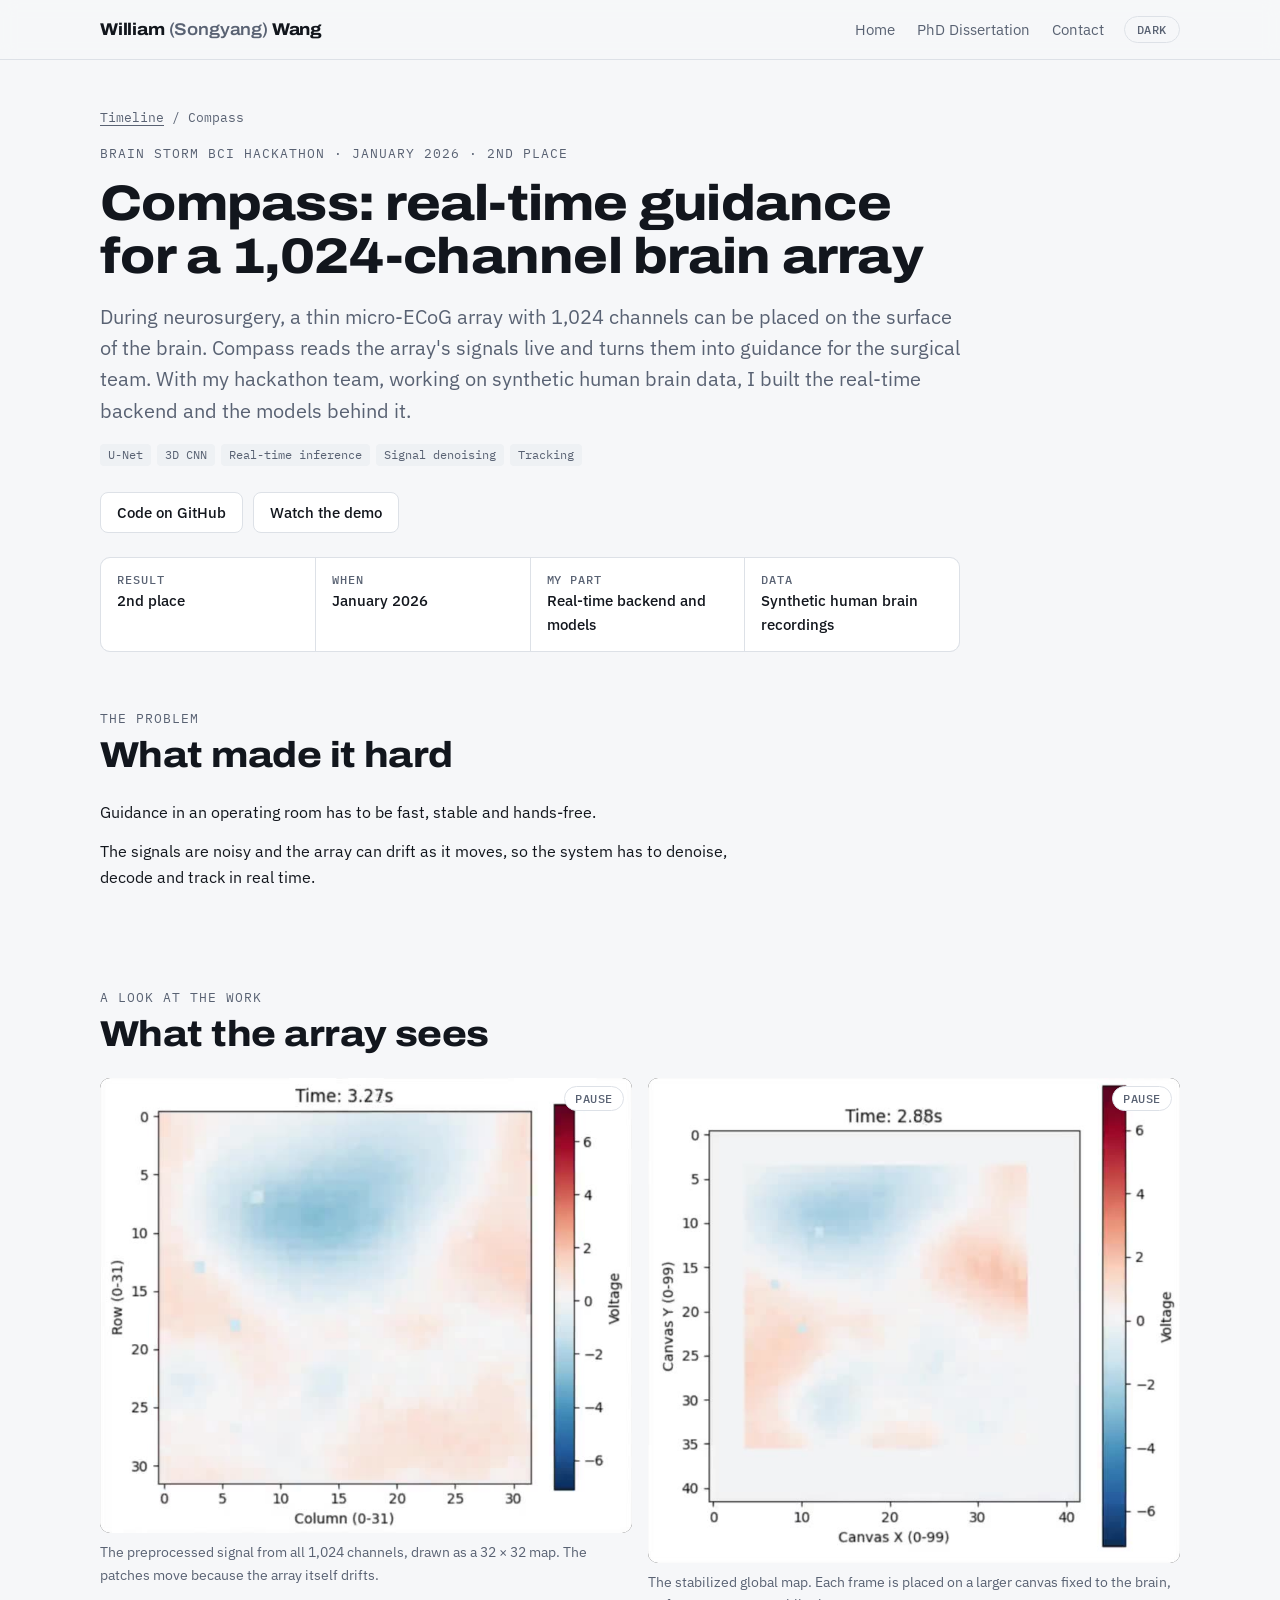
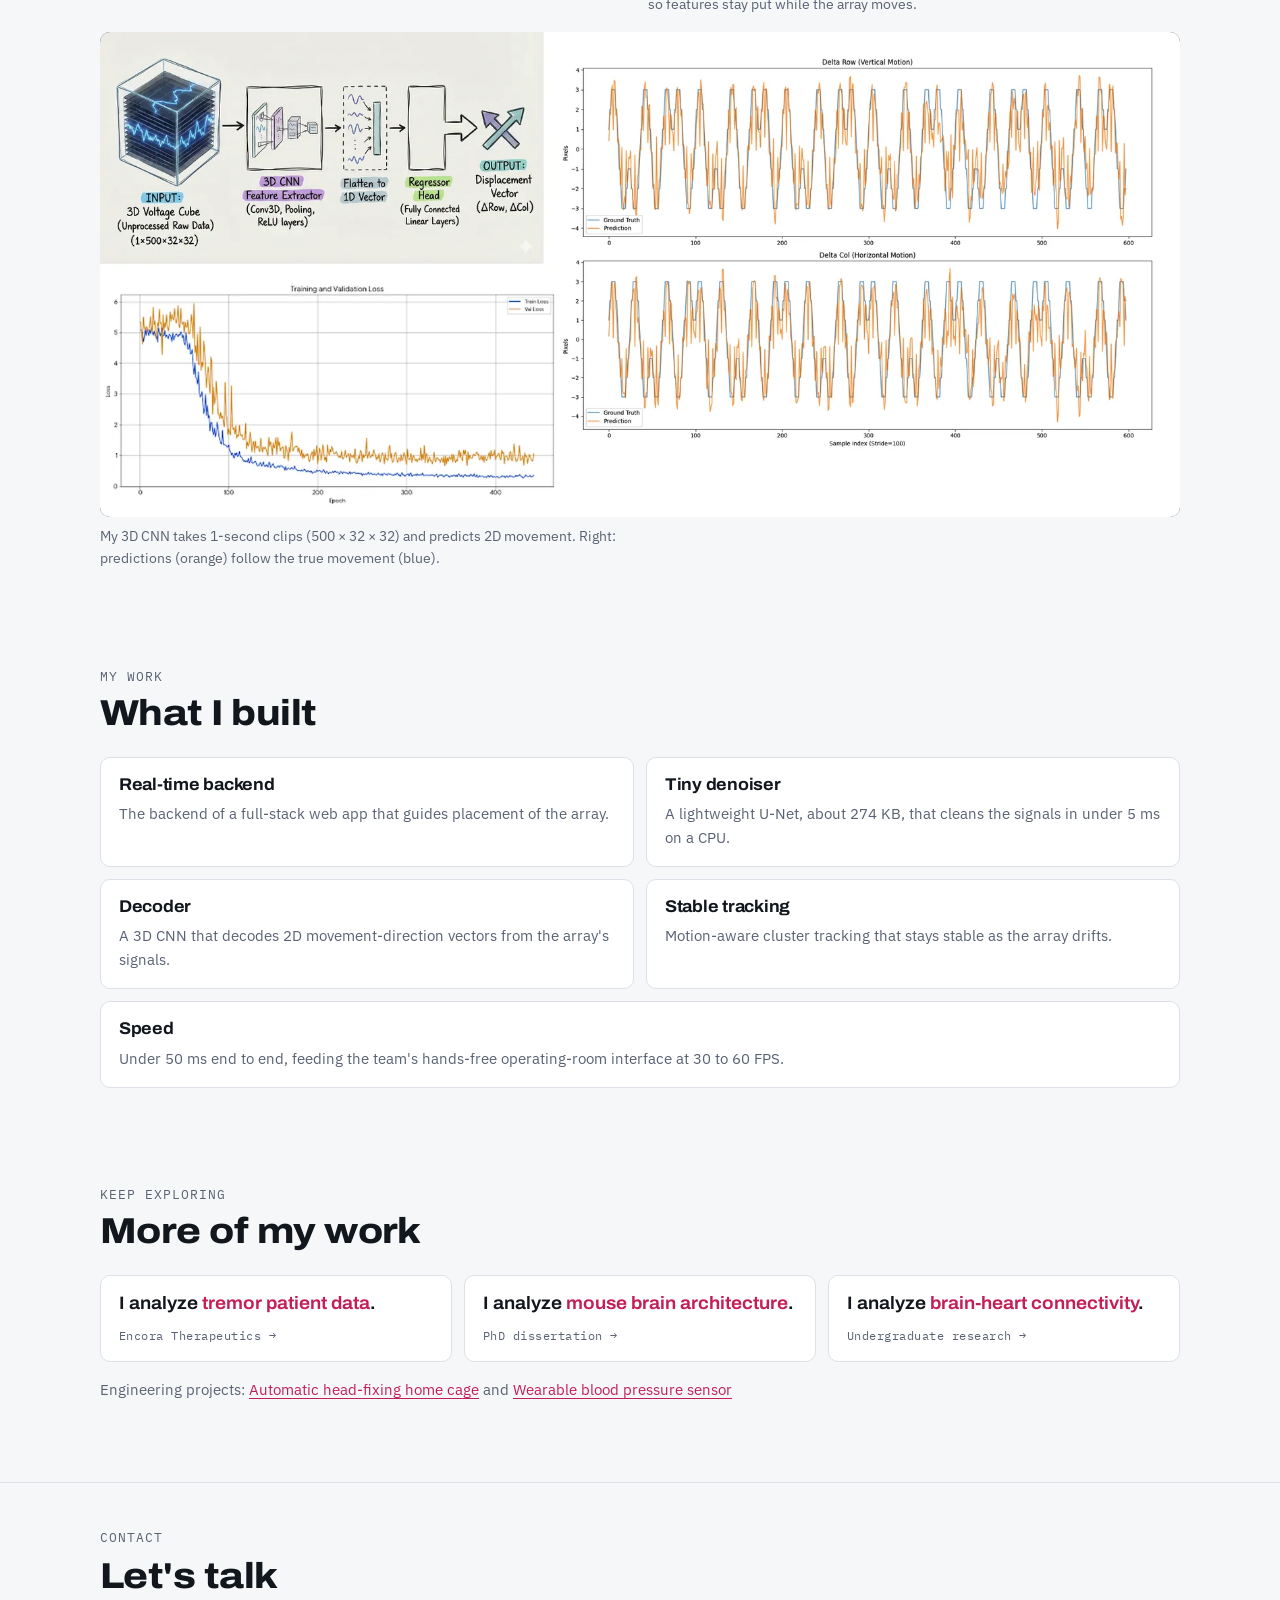
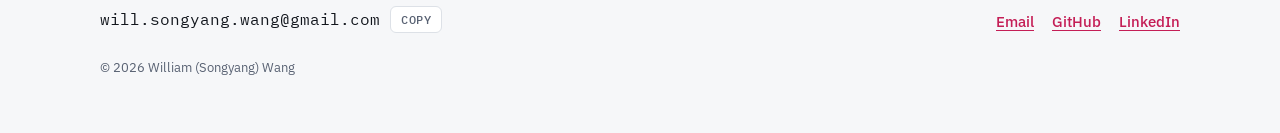
<file: projects/bci-compass/index.html>
<!DOCTYPE html>
<html lang="en">
<head>
  <meta charset="utf-8">
  <meta name="viewport" content="width=device-width, initial-scale=1, viewport-fit=cover">
  <script async src="https://www.googletagmanager.com/gtag/js?id=G-CWNQJVRGQM"></script>
  <script>window.dataLayer = window.dataLayer || []; function gtag() { dataLayer.push(arguments); } gtag("js", new Date()); gtag("config", "G-CWNQJVRGQM");</script>
  <title>Compass: real-time guidance for a 1,024-channel brain array | William (Songyang) Wang</title>
  <meta name="description" content="A real-time cortical guidance tool for placing a 1,024-channel micro-ECoG array, built on synthetic human brain data. 2nd place, Brain Storm BCI Hackathon, January 2026.">
  <link rel="canonical" href="https://songyang-w.github.io/projects/bci-compass/">
  <link rel="icon" href="../../assets/favicon.svg" type="image/svg+xml">
  <meta name="theme-color" content="#f6f7f9" media="(prefers-color-scheme: light)">
  <meta name="theme-color" content="#0c0f14" media="(prefers-color-scheme: dark)">
  <meta property="og:type" content="article">
  <meta property="og:site_name" content="William (Songyang) Wang">
  <meta property="og:title" content="Compass: real-time guidance for a 1,024-channel brain array">
  <meta property="og:description" content="A real-time cortical guidance tool for placing a 1,024-channel micro-ECoG array, built on synthetic human brain data. 2nd place, Brain Storm BCI Hackathon, January 2026.">
  <meta property="og:url" content="https://songyang-w.github.io/projects/bci-compass/">
  <meta property="og:image" content="https://songyang-w.github.io/assets/media/projects/bci-raw-array-poster.jpg">
  <meta name="twitter:card" content="summary_large_image">
  <link rel="preconnect" href="https://fonts.googleapis.com">
  <link rel="preconnect" href="https://fonts.gstatic.com" crossorigin>
  <link rel="stylesheet" href="https://fonts.googleapis.com/css2?family=Archivo:wdth,wght@100..125,500..800&family=IBM+Plex+Mono:wght@400;500&family=IBM+Plex+Sans:wght@400;500;600&display=swap">
  <link rel="stylesheet" href="../../assets/css/site.css?v=20261022-2">
  <script>try { var t = localStorage.getItem("theme"); if (t) document.documentElement.setAttribute("data-theme", t); } catch (e) {}</script>
</head>
<body>
  <a class="skip" href="#main">Skip to content</a>

  <header class="site-head">
    <div class="inner">
      <a class="logo" href="../../">William <span class="alt">(Songyang)</span> Wang</a>
      <nav class="nav" aria-label="Main">
        <a href="../../">Home</a>
        <a href="../../dissertation/"><span class="long">PhD </span>Dissertation</a>
        <a href="#contact">Contact</a>
        <button type="button" class="theme-btn" id="theme-toggle">Dark</button>
      </nav>
    </div>
  </header>

  <main id="main">
    <section class="project-hero inner" aria-labelledby="page-title">
      <nav class="crumbs" aria-label="Breadcrumb"><a href="../../#timeline-section">Timeline</a> / <span aria-current="page">Compass</span></nav>
      <p class="eyebrow">Brain Storm BCI Hackathon · January 2026 · 2nd place</p>
      <h1 id="page-title">Compass: real-time guidance for a 1,024-channel brain array</h1>
      <p class="pitch">During neurosurgery, a thin micro-ECoG array with 1,024 channels can be placed on the surface of the brain. Compass reads the array's signals live and turns them into guidance for the surgical team. With my hackathon team, working on synthetic human brain data, I built the real-time backend and the models behind it.</p>
      <ul class="tags" aria-label="Skills used"><li>U-Net</li><li>3D CNN</li><li>Real-time inference</li><li>Signal denoising</li><li>Tracking</li></ul>
      <div class="actions"><a class="btn" href="https://github.com/Songyang-W/brainstorm-track2-public" target="_blank" rel="noopener">Code on GitHub</a><a class="btn" href="https://youtu.be/a3brRuCG1hk" target="_blank" rel="noopener">Watch the demo</a></div>
      <dl class="facts">
          <div><dt>Result</dt><dd>2nd place</dd></div>
          <div><dt>When</dt><dd>January 2026</dd></div>
          <div><dt>My part</dt><dd>Real-time backend and models</dd></div>
          <div><dt>Data</dt><dd>Synthetic human brain recordings</dd></div>
      </dl>
    </section>

    <section class="band inner" aria-labelledby="challenge-title">
      <div class="section-head">
        <p class="eyebrow">The problem</p>
        <h2 id="challenge-title">What made it hard</h2>
      </div>
      <div class="prose">
        <p>Guidance in an operating room has to be fast, stable and hands-free.</p>
        <p>The signals are noisy and the array can drift as it moves, so the system has to denoise, decode and track in real time.</p>
      </div>
    </section>

    <section class="band inner" aria-labelledby="figures-title">
      <div class="section-head">
        <p class="eyebrow">A look at the work</p>
        <h2 id="figures-title">What the array sees</h2>
      </div>
      <div class="media-grid">
        <figure class="media">
          <div class="media-frame">
            <video data-loop muted loop playsinline preload="metadata" width="720" height="616" poster="../../assets/media/projects/bci-raw-array-poster.jpg" aria-label="Animated 32 by 32 heat map of array voltage, with red and blue patches of activity drifting over time">
              <source src="../../assets/media/projects/bci-raw-array.mp4" type="video/mp4">
            </video>
            <button type="button" class="motion-btn">Pause</button>
          </div>
          <figcaption>The preprocessed signal from all 1,024 channels, drawn as a 32 × 32 map. The patches move because the array itself drifts.</figcaption>
        </figure>
        <figure class="media">
          <div class="media-frame">
            <video data-loop muted loop playsinline preload="metadata" width="720" height="656" poster="../../assets/media/projects/bci-global-map-poster.jpg" aria-label="Animated map where the 32 by 32 array patch is placed on a larger canvas, so its position on the brain stays fixed as it moves">
              <source src="../../assets/media/projects/bci-global-map.mp4" type="video/mp4">
            </video>
            <button type="button" class="motion-btn">Pause</button>
          </div>
          <figcaption>The stabilized global map. Each frame is placed on a larger canvas fixed to the brain, so features stay put while the array moves.</figcaption>
        </figure>
        <figure class="media wide">
          <div class="media-frame">
            <picture>
              <source type="image/webp" srcset="../../assets/media/projects/bci-cnn-motion.webp">
              <img src="../../assets/media/projects/bci-cnn-motion.jpg" width="1600" height="719" loading="lazy" alt="Slide showing a 3D CNN pipeline from a 500 by 32 by 32 voltage cube to a displacement vector, a falling training loss curve, and predicted versus true movement traces that closely overlap">
            </picture>
          </div>
          <figcaption>My 3D CNN takes 1-second clips (500 × 32 × 32) and predicts 2D movement. Right: predictions (orange) follow the true movement (blue).</figcaption>
        </figure>
      </div>
    </section>

    <section class="band inner" aria-labelledby="built-title">
      <div class="section-head">
        <p class="eyebrow">My work</p>
        <h2 id="built-title">What I built</h2>
      </div>
      <ul class="built">
        <li><h3>Real-time backend</h3><p>The backend of a full-stack web app that guides placement of the array.</p></li>
        <li><h3>Tiny denoiser</h3><p>A lightweight U-Net, about 274 KB, that cleans the signals in under 5 ms on a CPU.</p></li>
        <li><h3>Decoder</h3><p>A 3D CNN that decodes 2D movement-direction vectors from the array's signals.</p></li>
        <li><h3>Stable tracking</h3><p>Motion-aware cluster tracking that stays stable as the array drifts.</p></li>
        <li><h3>Speed</h3><p>Under 50 ms end to end, feeding the team's hands-free operating-room interface at 30 to 60 FPS.</p></li>
      </ul>
    </section>

    <section class="band inner" aria-labelledby="more-title">
      <div class="section-head">
        <p class="eyebrow">Keep exploring</p>
        <h2 id="more-title">More of my work</h2>
      </div>
      <ul class="more-work">
          <li><a href="../../projects/tremor/"><span class="an-line">I analyze <em>tremor patient data</em>.</span><span class="an-where">Encora Therapeutics</span></a></li>
          <li><a href="../../dissertation/"><span class="an-line">I analyze <em>mouse brain architecture</em>.</span><span class="an-where">PhD dissertation</span></a></li>
          <li><a href="../../projects/brain-heart/"><span class="an-line">I analyze <em>brain-heart connectivity</em>.</span><span class="an-where">Undergraduate research</span></a></li>
      </ul>
      <p class="more-also">Engineering projects: <a href="../../projects/homecage/">Automatic head-fixing home cage</a> and <a href="../../projects/bp-sensor/">Wearable blood pressure sensor</a></p>
    </section>
  </main>

  <footer class="site-foot" id="contact">
    <div class="inner">
      <div class="contact">
        <p class="eyebrow">Contact</p>
        <h2>Let's talk</h2>
        <div class="email-row">
          <span class="email" id="email-address">will.songyang.wang@gmail.com</span>
          <button type="button" class="copy-btn" data-copy="email-address">Copy</button>
          <span class="sr-only" role="status" id="copy-status"></span>
        </div>
      </div>
      <div class="foot-links">
        <a href="mailto:will.songyang.wang@gmail.com">Email</a>
        <a href="https://github.com/Songyang-W" target="_blank" rel="noopener">GitHub</a>
        <a href="https://www.linkedin.com/in/williamsywang" target="_blank" rel="noopener">LinkedIn</a>
      </div>
      <p class="fine">© 2026 William (Songyang) Wang</p>
    </div>
  </footer>

  <script src="../../assets/js/site.js?v=20261022-2"></script>
</body>
</html>
</file>
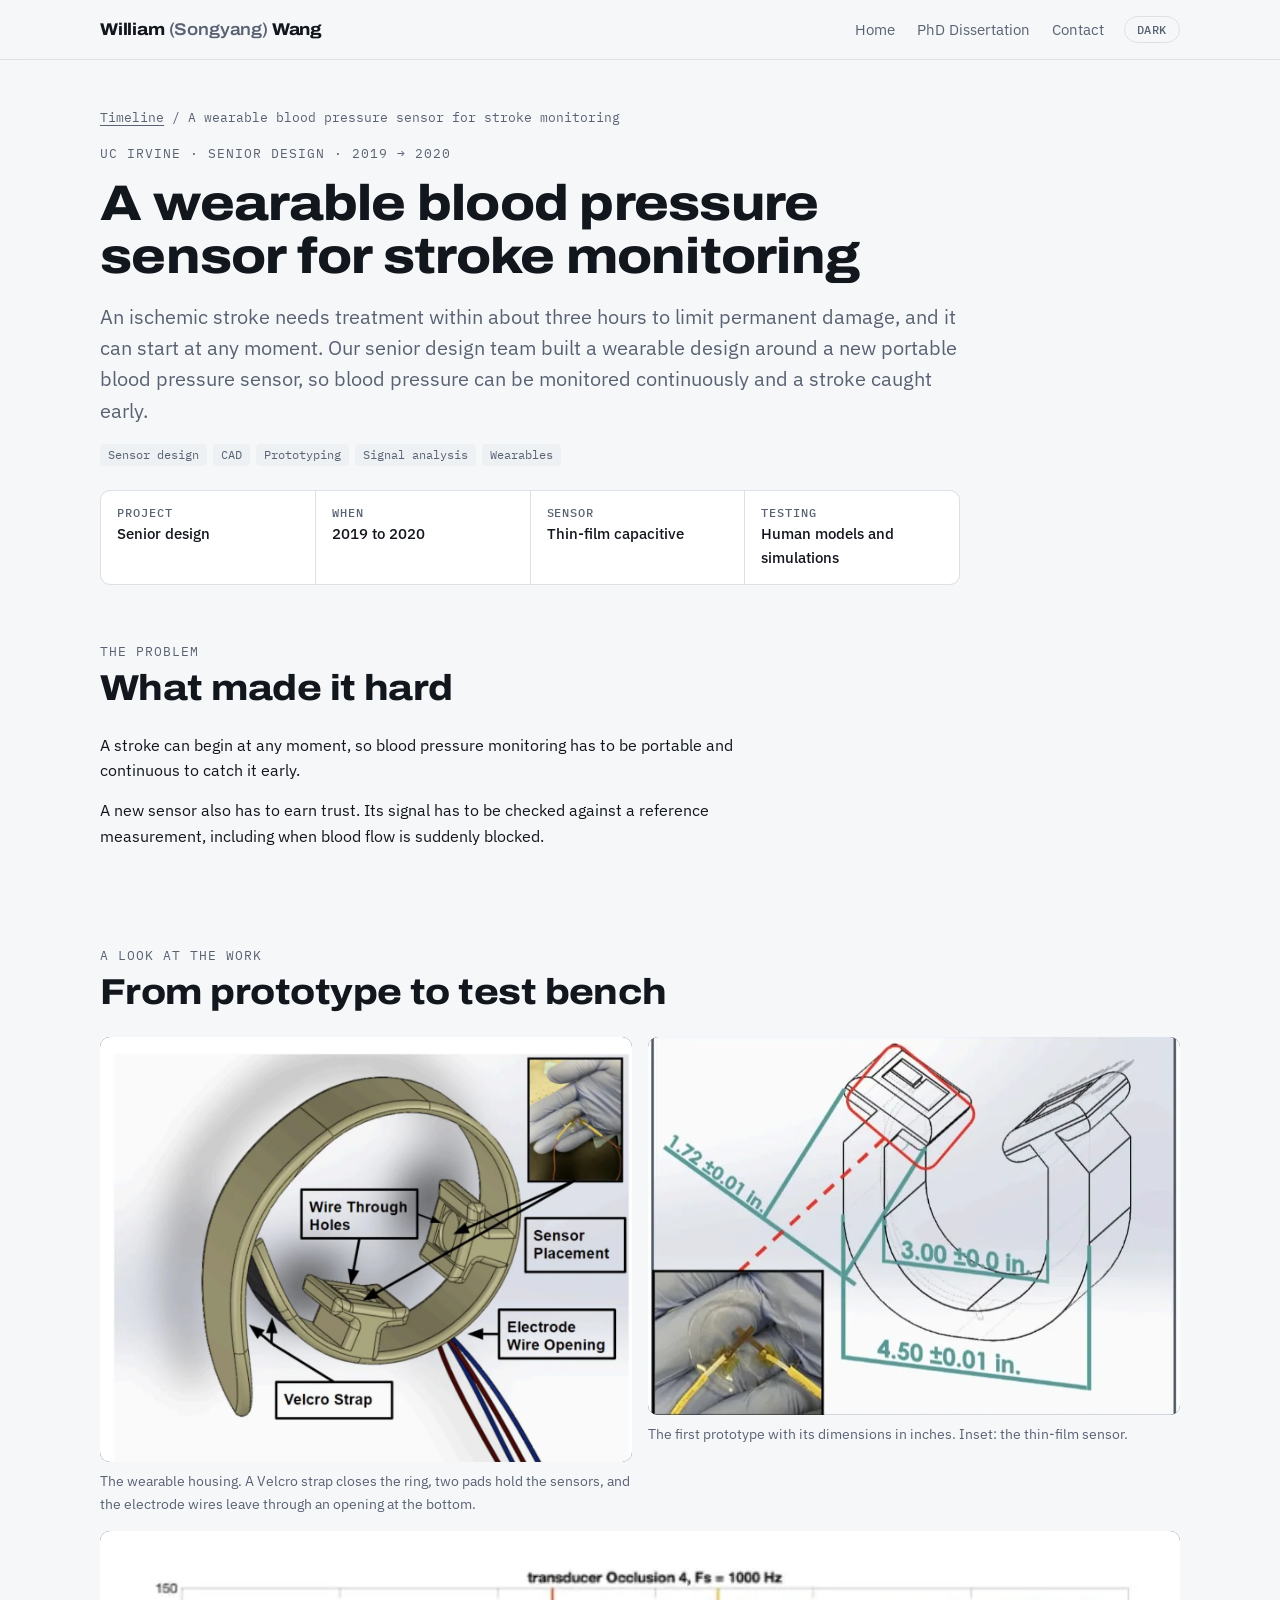
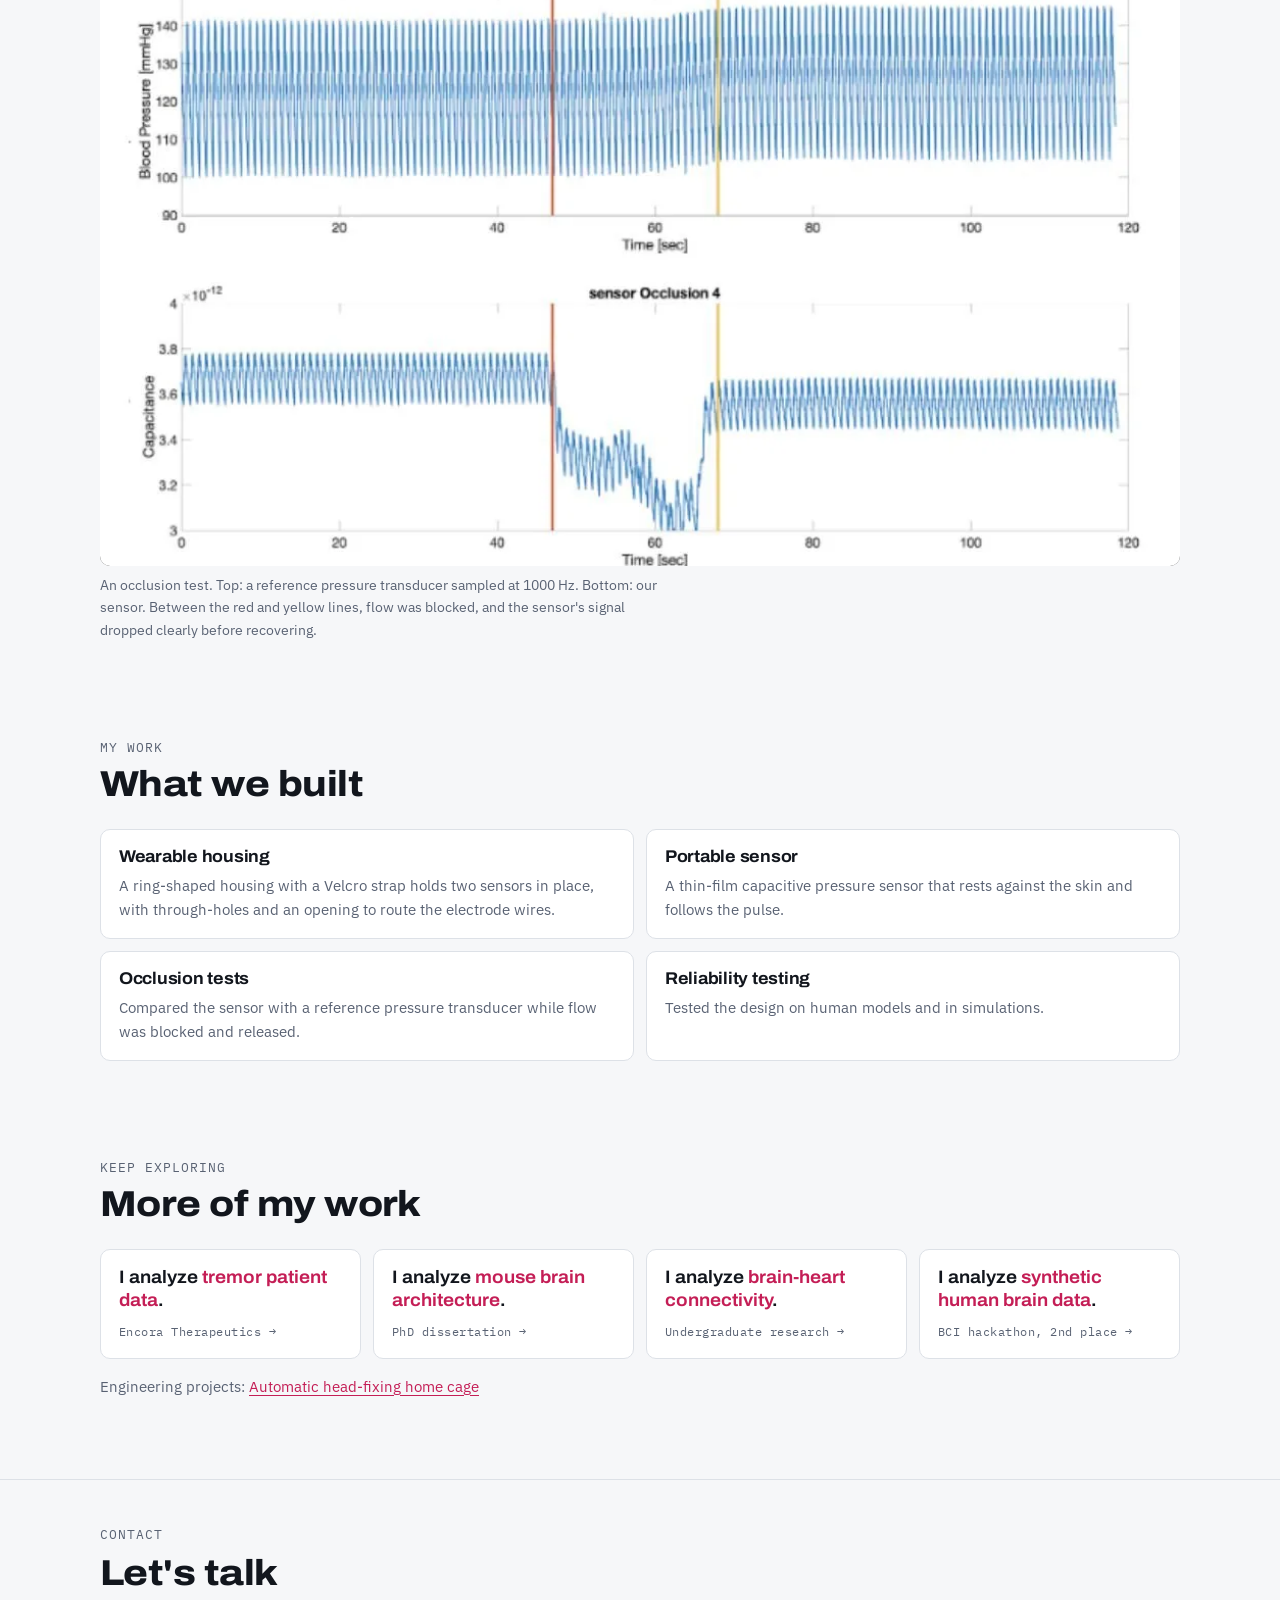
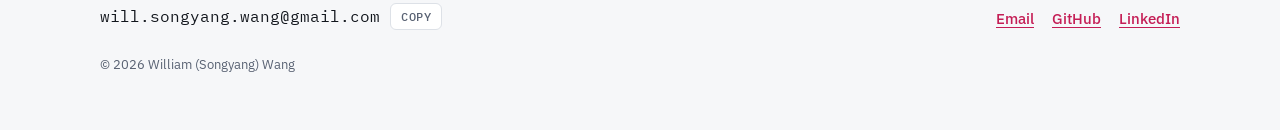
<file: projects/bp-sensor/index.html>
<!DOCTYPE html>
<html lang="en">
<head>
  <meta charset="utf-8">
  <meta name="viewport" content="width=device-width, initial-scale=1, viewport-fit=cover">
  <script async src="https://www.googletagmanager.com/gtag/js?id=G-CWNQJVRGQM"></script>
  <script>window.dataLayer = window.dataLayer || []; function gtag() { dataLayer.push(arguments); } gtag("js", new Date()); gtag("config", "G-CWNQJVRGQM");</script>
  <title>A wearable blood pressure sensor for stroke monitoring | William (Songyang) Wang</title>
  <meta name="description" content="A wearable design built around a new portable blood pressure sensor, for early detection of ischemic stroke. Senior design, UC Irvine, 2019 to 2020.">
  <link rel="canonical" href="https://songyang-w.github.io/projects/bp-sensor/">
  <link rel="icon" href="../../assets/favicon.svg" type="image/svg+xml">
  <meta name="theme-color" content="#f6f7f9" media="(prefers-color-scheme: light)">
  <meta name="theme-color" content="#0c0f14" media="(prefers-color-scheme: dark)">
  <meta property="og:type" content="article">
  <meta property="og:site_name" content="William (Songyang) Wang">
  <meta property="og:title" content="A wearable blood pressure sensor for stroke monitoring">
  <meta property="og:description" content="A wearable design built around a new portable blood pressure sensor, for early detection of ischemic stroke. Senior design, UC Irvine, 2019 to 2020.">
  <meta property="og:url" content="https://songyang-w.github.io/projects/bp-sensor/">
  <meta property="og:image" content="https://songyang-w.github.io/assets/media/projects/bp-housing.jpg">
  <meta name="twitter:card" content="summary_large_image">
  <link rel="preconnect" href="https://fonts.googleapis.com">
  <link rel="preconnect" href="https://fonts.gstatic.com" crossorigin>
  <link rel="stylesheet" href="https://fonts.googleapis.com/css2?family=Archivo:wdth,wght@100..125,500..800&family=IBM+Plex+Mono:wght@400;500&family=IBM+Plex+Sans:wght@400;500;600&display=swap">
  <link rel="stylesheet" href="../../assets/css/site.css?v=20261022-2">
  <script>try { var t = localStorage.getItem("theme"); if (t) document.documentElement.setAttribute("data-theme", t); } catch (e) {}</script>
</head>
<body>
  <a class="skip" href="#main">Skip to content</a>

  <header class="site-head">
    <div class="inner">
      <a class="logo" href="../../">William <span class="alt">(Songyang)</span> Wang</a>
      <nav class="nav" aria-label="Main">
        <a href="../../">Home</a>
        <a href="../../dissertation/"><span class="long">PhD </span>Dissertation</a>
        <a href="#contact">Contact</a>
        <button type="button" class="theme-btn" id="theme-toggle">Dark</button>
      </nav>
    </div>
  </header>

  <main id="main">
    <section class="project-hero inner" aria-labelledby="page-title">
      <nav class="crumbs" aria-label="Breadcrumb"><a href="../../#timeline-section">Timeline</a> / <span aria-current="page">A wearable blood pressure sensor for stroke monitoring</span></nav>
      <p class="eyebrow">UC Irvine · Senior design · 2019 → 2020</p>
      <h1 id="page-title">A wearable blood pressure sensor for stroke monitoring</h1>
      <p class="pitch">An ischemic stroke needs treatment within about three hours to limit permanent damage, and it can start at any moment. Our senior design team built a wearable design around a new portable blood pressure sensor, so blood pressure can be monitored continuously and a stroke caught early.</p>
      <ul class="tags" aria-label="Skills used"><li>Sensor design</li><li>CAD</li><li>Prototyping</li><li>Signal analysis</li><li>Wearables</li></ul>
      <dl class="facts">
          <div><dt>Project</dt><dd>Senior design</dd></div>
          <div><dt>When</dt><dd>2019 to 2020</dd></div>
          <div><dt>Sensor</dt><dd>Thin-film capacitive</dd></div>
          <div><dt>Testing</dt><dd>Human models and simulations</dd></div>
      </dl>
    </section>

    <section class="band inner" aria-labelledby="challenge-title">
      <div class="section-head">
        <p class="eyebrow">The problem</p>
        <h2 id="challenge-title">What made it hard</h2>
      </div>
      <div class="prose">
        <p>A stroke can begin at any moment, so blood pressure monitoring has to be portable and continuous to catch it early.</p>
        <p>A new sensor also has to earn trust. Its signal has to be checked against a reference measurement, including when blood flow is suddenly blocked.</p>
      </div>
    </section>

    <section class="band inner" aria-labelledby="figures-title">
      <div class="section-head">
        <p class="eyebrow">A look at the work</p>
        <h2 id="figures-title">From prototype to test bench</h2>
      </div>
      <div class="media-grid">
        <figure class="media">
          <div class="media-frame">
            <picture>
              <source type="image/webp" srcset="../../assets/media/projects/bp-housing.webp">
              <img src="../../assets/media/projects/bp-housing.jpg" width="1200" height="960" loading="lazy" alt="CAD render of a ring-shaped wearable with a Velcro strap, two sensor pads, wire holes and an electrode wire opening, with an inset photo of the sensor held in a gloved hand">
            </picture>
          </div>
          <figcaption>The wearable housing. A Velcro strap closes the ring, two pads hold the sensors, and the electrode wires leave through an opening at the bottom.</figcaption>
        </figure>
        <figure class="media">
          <div class="media-frame">
            <picture>
              <source type="image/webp" srcset="../../assets/media/projects/bp-prototype-cad.webp">
              <img src="../../assets/media/projects/bp-prototype-cad.jpg" width="754" height="536" loading="lazy" alt="Line drawing of the U-shaped first prototype with dimensions of 1.72, 3.00 and 4.50 inches, and an inset photo of the thin-film sensor">
            </picture>
          </div>
          <figcaption>The first prototype with its dimensions in inches. Inset: the thin-film sensor.</figcaption>
        </figure>
        <figure class="media wide">
          <div class="media-frame">
            <picture>
              <source type="image/webp" srcset="../../assets/media/projects/bp-occlusion-test.webp">
              <img src="../../assets/media/projects/bp-occlusion-test.jpg" width="1058" height="622" loading="lazy" alt="Two plots over 120 seconds: a reference blood pressure trace between 100 and 145 mmHg on top, and the sensor's capacitance below, which drops sharply between a red and a yellow line">
            </picture>
          </div>
          <figcaption>An occlusion test. Top: a reference pressure transducer sampled at 1000 Hz. Bottom: our sensor. Between the red and yellow lines, flow was blocked, and the sensor's signal dropped clearly before recovering.</figcaption>
        </figure>
      </div>
    </section>

    <section class="band inner" aria-labelledby="built-title">
      <div class="section-head">
        <p class="eyebrow">My work</p>
        <h2 id="built-title">What we built</h2>
      </div>
      <ul class="built">
        <li><h3>Wearable housing</h3><p>A ring-shaped housing with a Velcro strap holds two sensors in place, with through-holes and an opening to route the electrode wires.</p></li>
        <li><h3>Portable sensor</h3><p>A thin-film capacitive pressure sensor that rests against the skin and follows the pulse.</p></li>
        <li><h3>Occlusion tests</h3><p>Compared the sensor with a reference pressure transducer while flow was blocked and released.</p></li>
        <li><h3>Reliability testing</h3><p>Tested the design on human models and in simulations.</p></li>
      </ul>
    </section>

    <section class="band inner" aria-labelledby="more-title">
      <div class="section-head">
        <p class="eyebrow">Keep exploring</p>
        <h2 id="more-title">More of my work</h2>
      </div>
      <ul class="more-work">
          <li><a href="../../projects/tremor/"><span class="an-line">I analyze <em>tremor patient data</em>.</span><span class="an-where">Encora Therapeutics</span></a></li>
          <li><a href="../../dissertation/"><span class="an-line">I analyze <em>mouse brain architecture</em>.</span><span class="an-where">PhD dissertation</span></a></li>
          <li><a href="../../projects/brain-heart/"><span class="an-line">I analyze <em>brain-heart connectivity</em>.</span><span class="an-where">Undergraduate research</span></a></li>
          <li><a href="../../projects/bci-compass/"><span class="an-line">I analyze <em>synthetic human brain data</em>.</span><span class="an-where">BCI hackathon, 2nd place</span></a></li>
      </ul>
      <p class="more-also">Engineering projects: <a href="../../projects/homecage/">Automatic head-fixing home cage</a></p>
    </section>
  </main>

  <footer class="site-foot" id="contact">
    <div class="inner">
      <div class="contact">
        <p class="eyebrow">Contact</p>
        <h2>Let's talk</h2>
        <div class="email-row">
          <span class="email" id="email-address">will.songyang.wang@gmail.com</span>
          <button type="button" class="copy-btn" data-copy="email-address">Copy</button>
          <span class="sr-only" role="status" id="copy-status"></span>
        </div>
      </div>
      <div class="foot-links">
        <a href="mailto:will.songyang.wang@gmail.com">Email</a>
        <a href="https://github.com/Songyang-W" target="_blank" rel="noopener">GitHub</a>
        <a href="https://www.linkedin.com/in/williamsywang" target="_blank" rel="noopener">LinkedIn</a>
      </div>
      <p class="fine">© 2026 William (Songyang) Wang</p>
    </div>
  </footer>

  <script src="../../assets/js/site.js?v=20261022-2"></script>
</body>
</html>
</file>
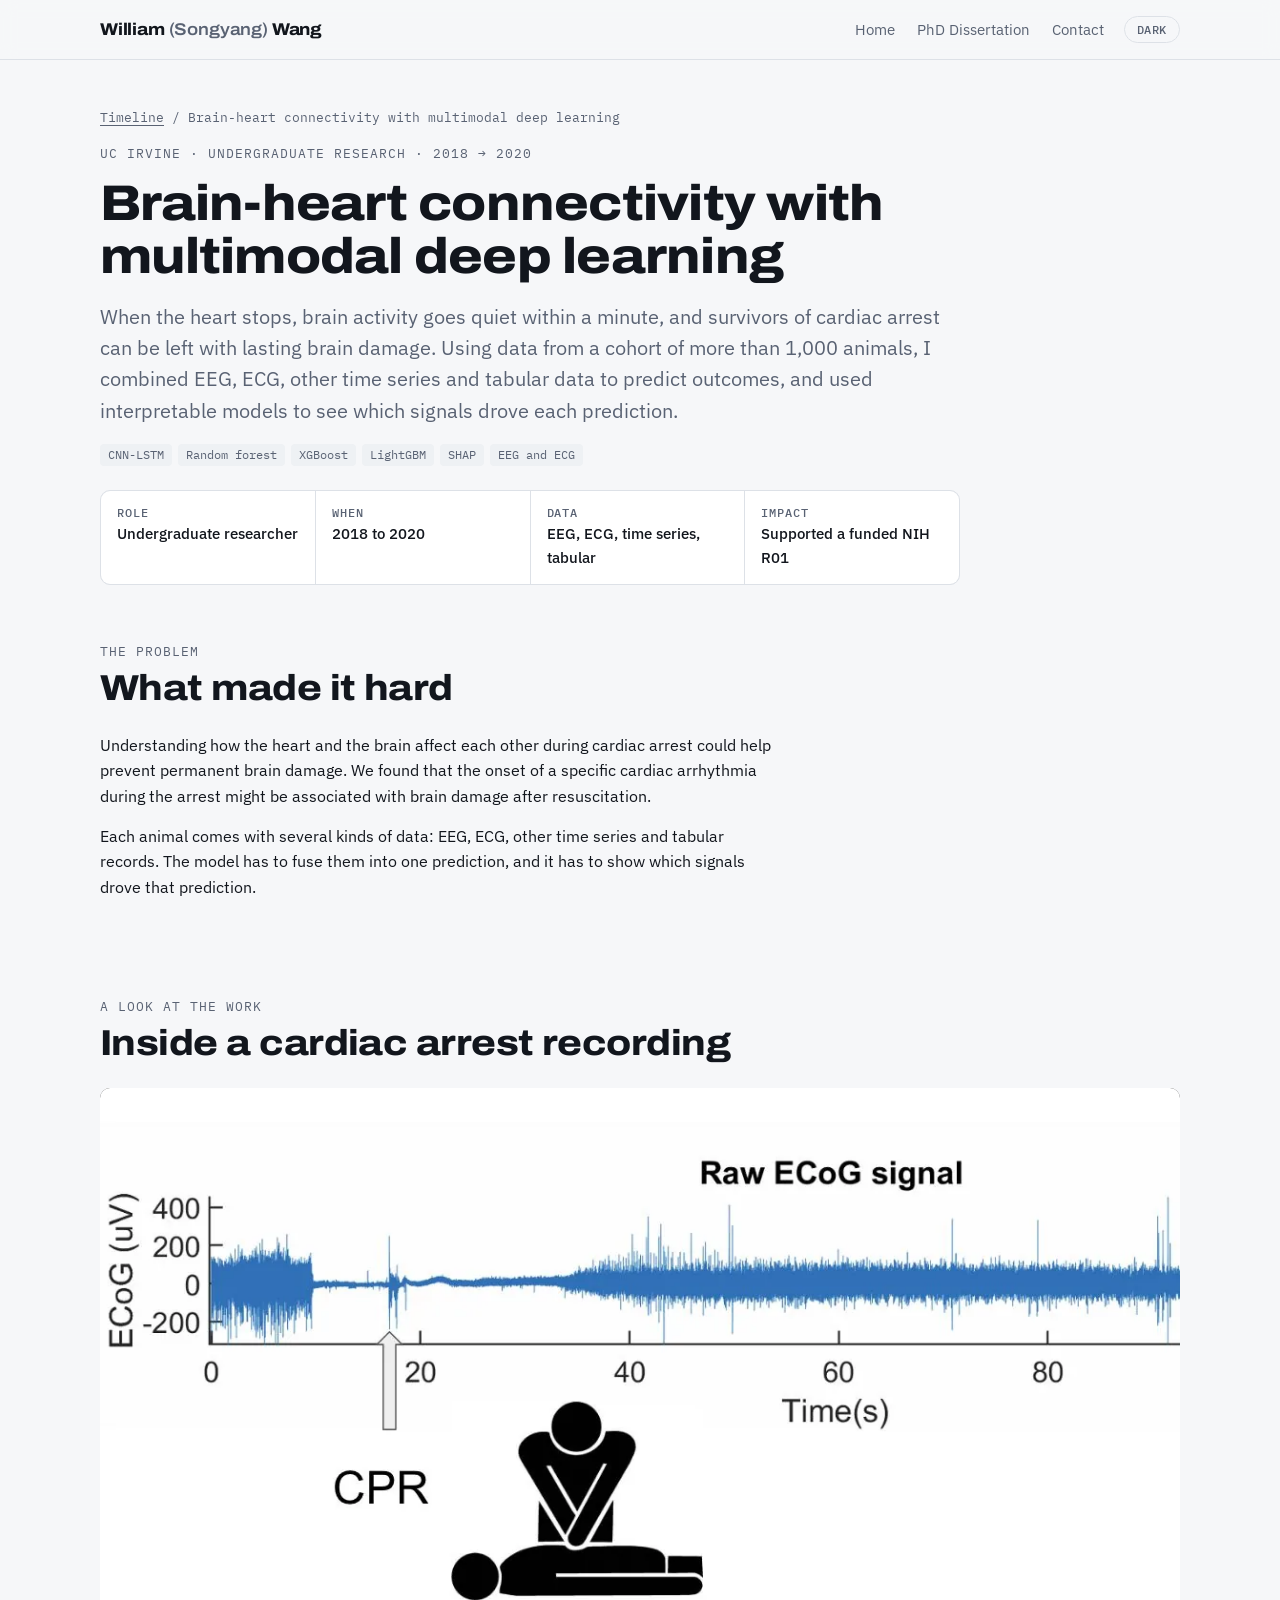
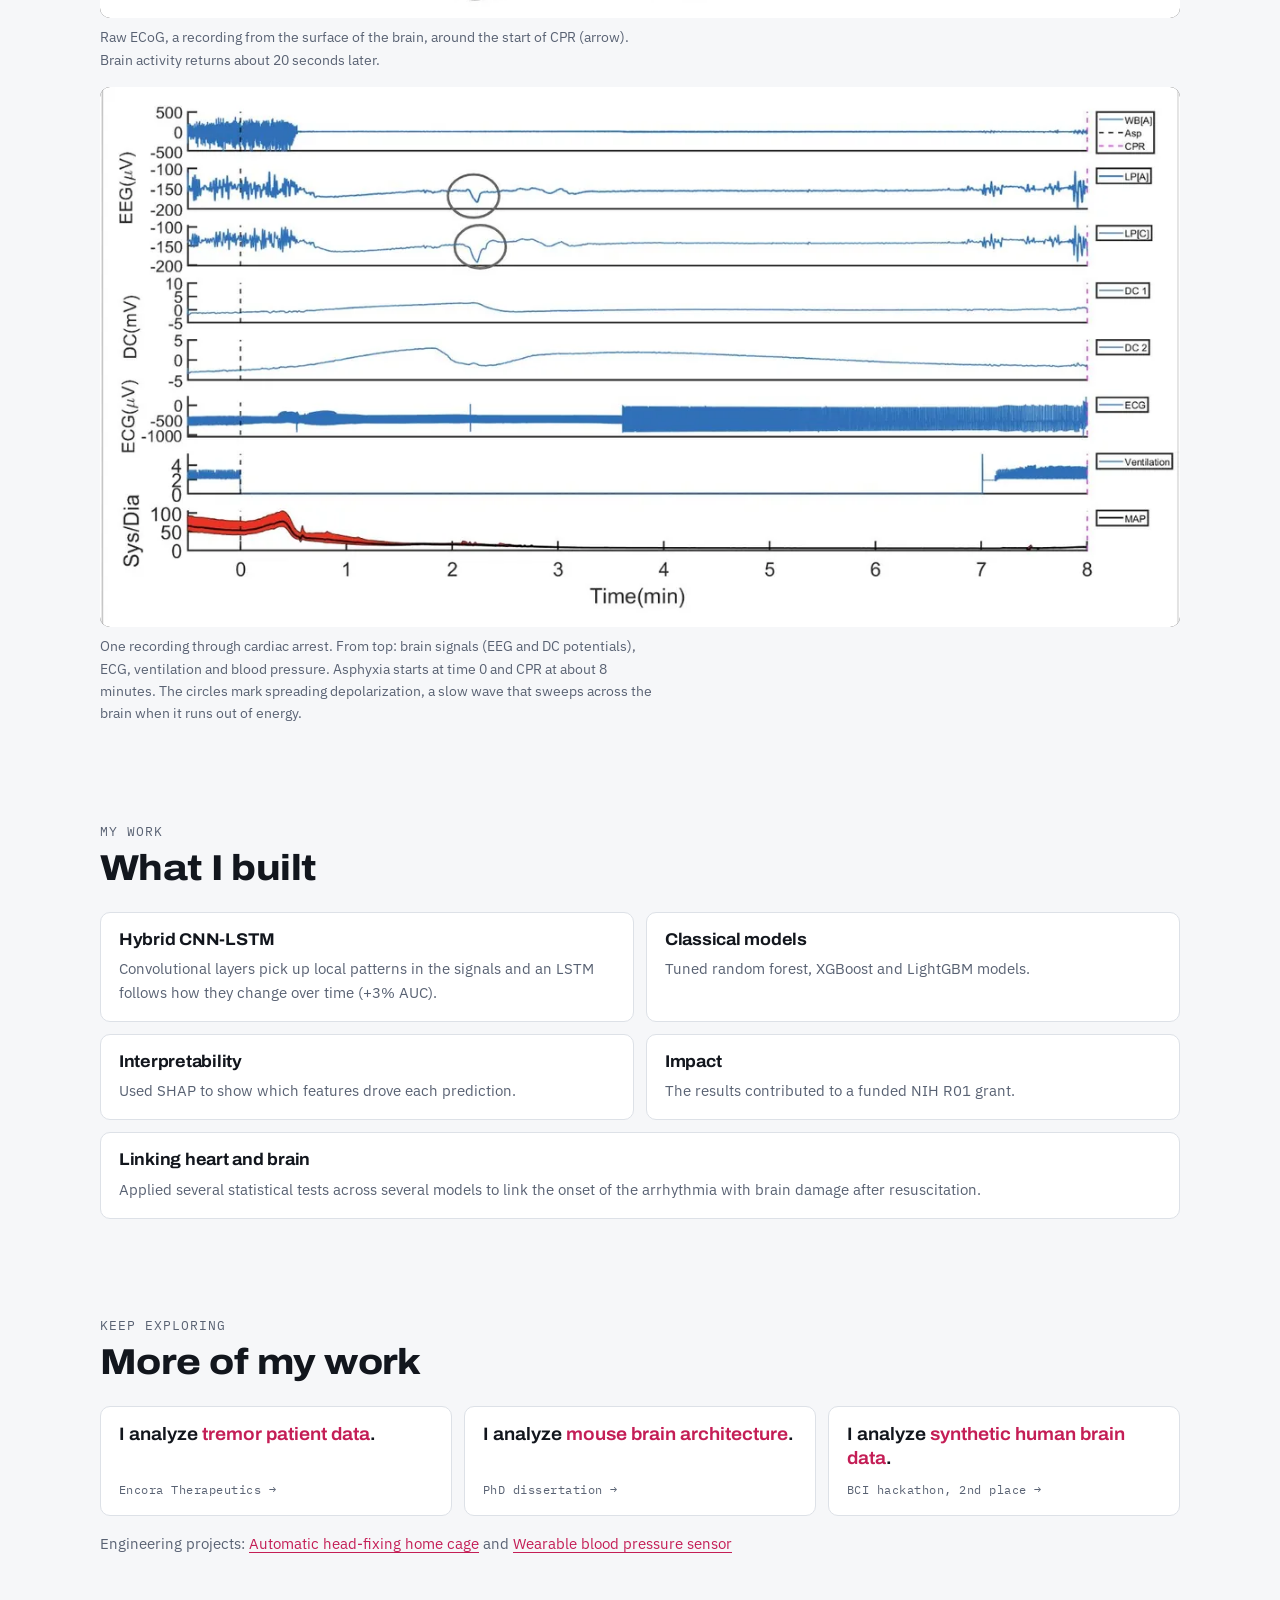
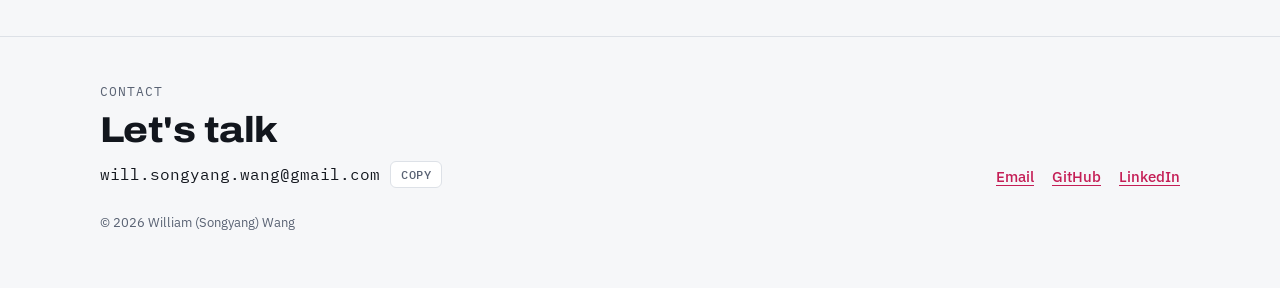
<file: projects/brain-heart/index.html>
<!DOCTYPE html>
<html lang="en">
<head>
  <meta charset="utf-8">
  <meta name="viewport" content="width=device-width, initial-scale=1, viewport-fit=cover">
  <script async src="https://www.googletagmanager.com/gtag/js?id=G-CWNQJVRGQM"></script>
  <script>window.dataLayer = window.dataLayer || []; function gtag() { dataLayer.push(arguments); } gtag("js", new Date()); gtag("config", "G-CWNQJVRGQM");</script>
  <title>Brain-heart connectivity with multimodal deep learning | William (Songyang) Wang</title>
  <meta name="description" content="Predicting outcomes from EEG, ECG, time-series and tabular data with deep and interpretable models. UC Irvine undergraduate research, 2018 to 2020.">
  <link rel="canonical" href="https://songyang-w.github.io/projects/brain-heart/">
  <link rel="icon" href="../../assets/favicon.svg" type="image/svg+xml">
  <meta name="theme-color" content="#f6f7f9" media="(prefers-color-scheme: light)">
  <meta name="theme-color" content="#0c0f14" media="(prefers-color-scheme: dark)">
  <meta property="og:type" content="article">
  <meta property="og:site_name" content="William (Songyang) Wang">
  <meta property="og:title" content="Brain-heart connectivity with multimodal deep learning">
  <meta property="og:description" content="Predicting outcomes from EEG, ECG, time-series and tabular data with deep and interpretable models. UC Irvine undergraduate research, 2018 to 2020.">
  <meta property="og:url" content="https://songyang-w.github.io/projects/brain-heart/">
  <meta property="og:image" content="https://songyang-w.github.io/assets/media/projects/bh-ecog-cpr.jpg">
  <meta name="twitter:card" content="summary_large_image">
  <link rel="preconnect" href="https://fonts.googleapis.com">
  <link rel="preconnect" href="https://fonts.gstatic.com" crossorigin>
  <link rel="stylesheet" href="https://fonts.googleapis.com/css2?family=Archivo:wdth,wght@100..125,500..800&family=IBM+Plex+Mono:wght@400;500&family=IBM+Plex+Sans:wght@400;500;600&display=swap">
  <link rel="stylesheet" href="../../assets/css/site.css?v=20261022-2">
  <script>try { var t = localStorage.getItem("theme"); if (t) document.documentElement.setAttribute("data-theme", t); } catch (e) {}</script>
</head>
<body>
  <a class="skip" href="#main">Skip to content</a>

  <header class="site-head">
    <div class="inner">
      <a class="logo" href="../../">William <span class="alt">(Songyang)</span> Wang</a>
      <nav class="nav" aria-label="Main">
        <a href="../../">Home</a>
        <a href="../../dissertation/"><span class="long">PhD </span>Dissertation</a>
        <a href="#contact">Contact</a>
        <button type="button" class="theme-btn" id="theme-toggle">Dark</button>
      </nav>
    </div>
  </header>

  <main id="main">
    <section class="project-hero inner" aria-labelledby="page-title">
      <nav class="crumbs" aria-label="Breadcrumb"><a href="../../#timeline-section">Timeline</a> / <span aria-current="page">Brain-heart connectivity with multimodal deep learning</span></nav>
      <p class="eyebrow">UC Irvine · Undergraduate research · 2018 → 2020</p>
      <h1 id="page-title">Brain-heart connectivity with multimodal deep learning</h1>
      <p class="pitch">When the heart stops, brain activity goes quiet within a minute, and survivors of cardiac arrest can be left with lasting brain damage. Using data from a cohort of more than 1,000 animals, I combined EEG, ECG, other time series and tabular data to predict outcomes, and used interpretable models to see which signals drove each prediction.</p>
      <ul class="tags" aria-label="Skills used"><li>CNN-LSTM</li><li>Random forest</li><li>XGBoost</li><li>LightGBM</li><li>SHAP</li><li>EEG and ECG</li></ul>
      <dl class="facts">
          <div><dt>Role</dt><dd>Undergraduate researcher</dd></div>
          <div><dt>When</dt><dd>2018 to 2020</dd></div>
          <div><dt>Data</dt><dd>EEG, ECG, time series, tabular</dd></div>
          <div><dt>Impact</dt><dd>Supported a funded NIH R01</dd></div>
      </dl>
    </section>

    <section class="band inner" aria-labelledby="challenge-title">
      <div class="section-head">
        <p class="eyebrow">The problem</p>
        <h2 id="challenge-title">What made it hard</h2>
      </div>
      <div class="prose">
        <p>Understanding how the heart and the brain affect each other during cardiac arrest could help prevent permanent brain damage. We found that the onset of a specific cardiac arrhythmia during the arrest might be associated with brain damage after resuscitation.</p>
        <p>Each animal comes with several kinds of data: EEG, ECG, other time series and tabular records. The model has to fuse them into one prediction, and it has to show which signals drove that prediction.</p>
      </div>
    </section>

    <section class="band inner" aria-labelledby="figures-title">
      <div class="section-head">
        <p class="eyebrow">A look at the work</p>
        <h2 id="figures-title">Inside a cardiac arrest recording</h2>
      </div>
      <div class="media-grid">
        <figure class="media wide">
          <div class="media-frame">
            <picture>
              <source type="image/webp" srcset="../../assets/media/projects/bh-ecog-cpr.webp">
              <img src="../../assets/media/projects/bh-ecog-cpr.jpg" width="1132" height="556" loading="lazy" alt="Raw ECoG trace over 90 seconds: large activity at first, a flat stretch, an arrow marking CPR, then activity returning after about 35 seconds">
            </picture>
          </div>
          <figcaption>Raw ECoG, a recording from the surface of the brain, around the start of CPR (arrow). Brain activity returns about 20 seconds later.</figcaption>
        </figure>
        <figure class="media wide">
          <div class="media-frame">
            <picture>
              <source type="image/webp" srcset="../../assets/media/projects/bh-cardiac-arrest-recording.webp">
              <img src="../../assets/media/projects/bh-cardiac-arrest-recording.jpg" width="1200" height="600" loading="lazy" alt="Eight stacked traces over 8 minutes: EEG, DC potentials, ECG, ventilation and blood pressure, with circles marking a dip in two EEG channels at about 2 minutes">
            </picture>
          </div>
          <figcaption>One recording through cardiac arrest. From top: brain signals (EEG and DC potentials), ECG, ventilation and blood pressure. Asphyxia starts at time 0 and CPR at about 8 minutes. The circles mark spreading depolarization, a slow wave that sweeps across the brain when it runs out of energy.</figcaption>
        </figure>
      </div>
    </section>

    <section class="band inner" aria-labelledby="built-title">
      <div class="section-head">
        <p class="eyebrow">My work</p>
        <h2 id="built-title">What I built</h2>
      </div>
      <ul class="built">
        <li><h3>Hybrid CNN-LSTM</h3><p>Convolutional layers pick up local patterns in the signals and an LSTM follows how they change over time (+3% AUC).</p></li>
        <li><h3>Classical models</h3><p>Tuned random forest, XGBoost and LightGBM models.</p></li>
        <li><h3>Interpretability</h3><p>Used SHAP to show which features drove each prediction.</p></li>
        <li><h3>Impact</h3><p>The results contributed to a funded NIH R01 grant.</p></li>
        <li><h3>Linking heart and brain</h3><p>Applied several statistical tests across several models to link the onset of the arrhythmia with brain damage after resuscitation.</p></li>
      </ul>
    </section>

    <section class="band inner" aria-labelledby="more-title">
      <div class="section-head">
        <p class="eyebrow">Keep exploring</p>
        <h2 id="more-title">More of my work</h2>
      </div>
      <ul class="more-work">
          <li><a href="../../projects/tremor/"><span class="an-line">I analyze <em>tremor patient data</em>.</span><span class="an-where">Encora Therapeutics</span></a></li>
          <li><a href="../../dissertation/"><span class="an-line">I analyze <em>mouse brain architecture</em>.</span><span class="an-where">PhD dissertation</span></a></li>
          <li><a href="../../projects/bci-compass/"><span class="an-line">I analyze <em>synthetic human brain data</em>.</span><span class="an-where">BCI hackathon, 2nd place</span></a></li>
      </ul>
      <p class="more-also">Engineering projects: <a href="../../projects/homecage/">Automatic head-fixing home cage</a> and <a href="../../projects/bp-sensor/">Wearable blood pressure sensor</a></p>
    </section>
  </main>

  <footer class="site-foot" id="contact">
    <div class="inner">
      <div class="contact">
        <p class="eyebrow">Contact</p>
        <h2>Let's talk</h2>
        <div class="email-row">
          <span class="email" id="email-address">will.songyang.wang@gmail.com</span>
          <button type="button" class="copy-btn" data-copy="email-address">Copy</button>
          <span class="sr-only" role="status" id="copy-status"></span>
        </div>
      </div>
      <div class="foot-links">
        <a href="mailto:will.songyang.wang@gmail.com">Email</a>
        <a href="https://github.com/Songyang-W" target="_blank" rel="noopener">GitHub</a>
        <a href="https://www.linkedin.com/in/williamsywang" target="_blank" rel="noopener">LinkedIn</a>
      </div>
      <p class="fine">© 2026 William (Songyang) Wang</p>
    </div>
  </footer>

  <script src="../../assets/js/site.js?v=20261022-2"></script>
</body>
</html>
</file>
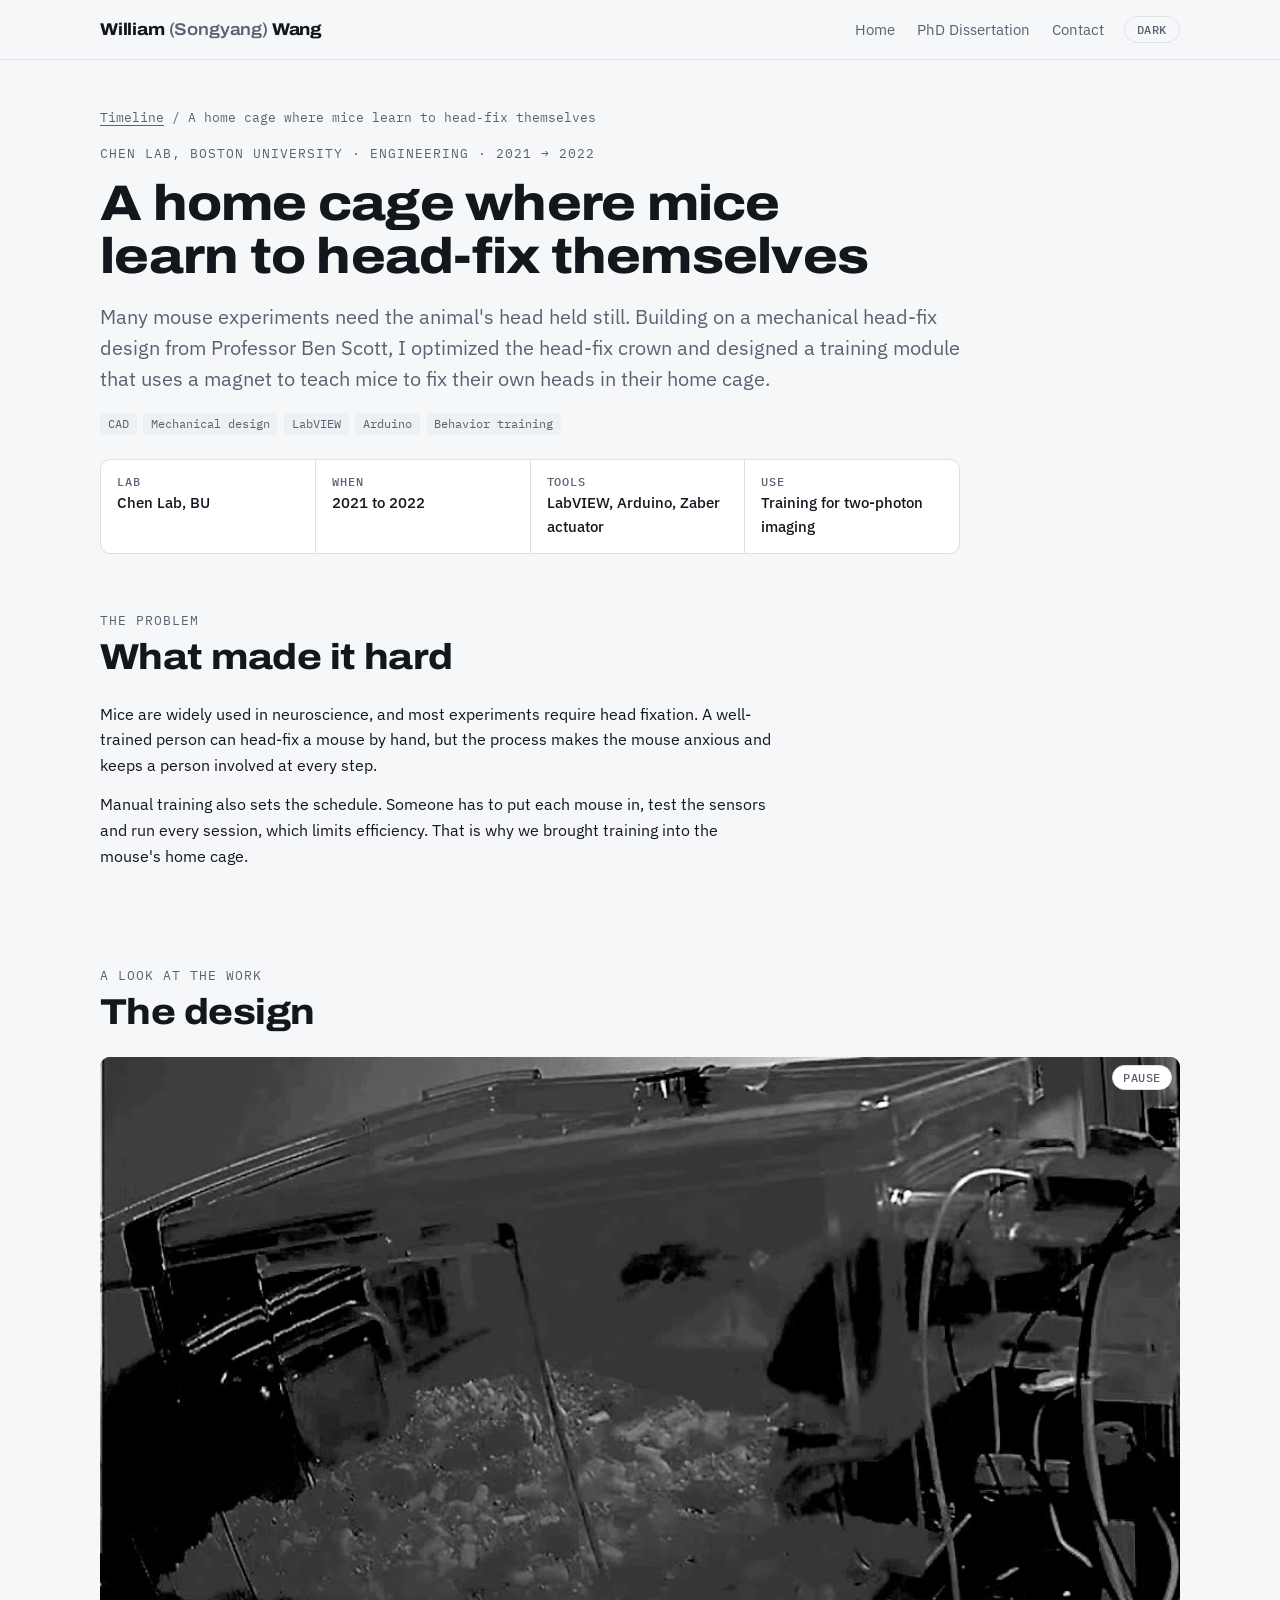
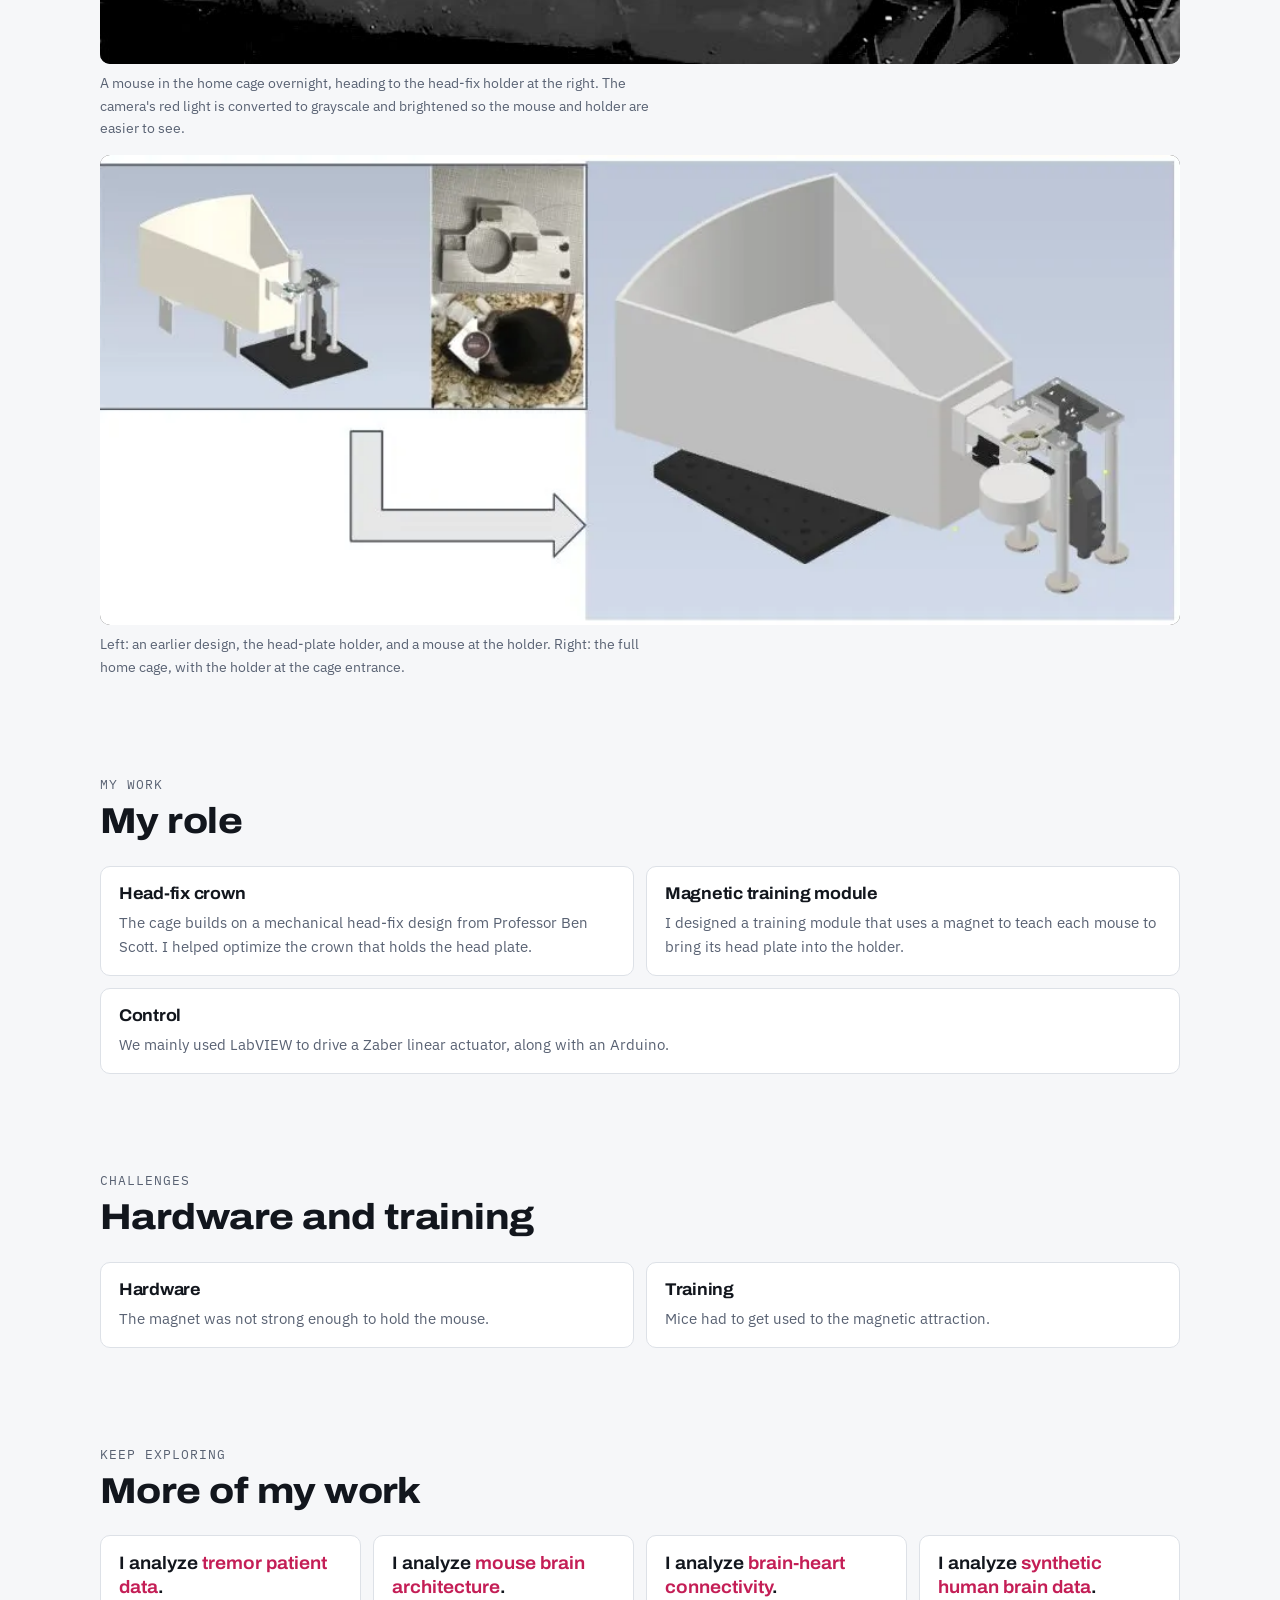
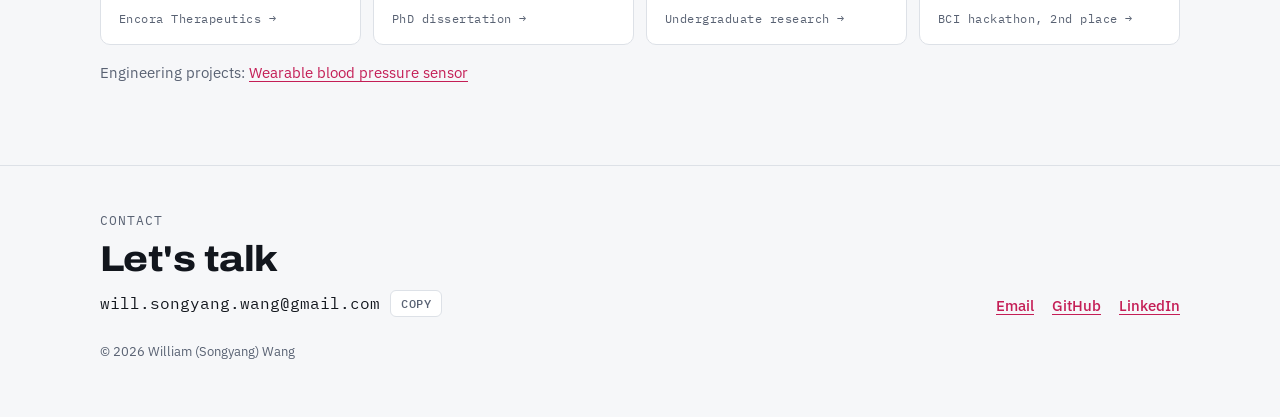
<file: projects/homecage/index.html>
<!DOCTYPE html>
<html lang="en">
<head>
  <meta charset="utf-8">
  <meta name="viewport" content="width=device-width, initial-scale=1, viewport-fit=cover">
  <script async src="https://www.googletagmanager.com/gtag/js?id=G-CWNQJVRGQM"></script>
  <script>window.dataLayer = window.dataLayer || []; function gtag() { dataLayer.push(arguments); } gtag("js", new Date()); gtag("config", "G-CWNQJVRGQM");</script>
  <title>A home cage where mice learn to head-fix themselves | William (Songyang) Wang</title>
  <meta name="description" content="Design of a magnetic, automatic head-fixing home cage, so mice can train for two-photon imaging with less handling. Chen Lab, Boston University, 2021 to 2022.">
  <link rel="canonical" href="https://songyang-w.github.io/projects/homecage/">
  <link rel="icon" href="../../assets/favicon.svg" type="image/svg+xml">
  <meta name="theme-color" content="#f6f7f9" media="(prefers-color-scheme: light)">
  <meta name="theme-color" content="#0c0f14" media="(prefers-color-scheme: dark)">
  <meta property="og:type" content="article">
  <meta property="og:site_name" content="William (Songyang) Wang">
  <meta property="og:title" content="A home cage where mice learn to head-fix themselves">
  <meta property="og:description" content="Design of a magnetic, automatic head-fixing home cage, so mice can train for two-photon imaging with less handling. Chen Lab, Boston University, 2021 to 2022.">
  <meta property="og:url" content="https://songyang-w.github.io/projects/homecage/">
  <meta property="og:image" content="https://songyang-w.github.io/assets/media/projects/homecage-design.jpg">
  <meta name="twitter:card" content="summary_large_image">
  <link rel="preconnect" href="https://fonts.googleapis.com">
  <link rel="preconnect" href="https://fonts.gstatic.com" crossorigin>
  <link rel="stylesheet" href="https://fonts.googleapis.com/css2?family=Archivo:wdth,wght@100..125,500..800&family=IBM+Plex+Mono:wght@400;500&family=IBM+Plex+Sans:wght@400;500;600&display=swap">
  <link rel="stylesheet" href="../../assets/css/site.css?v=20261022-2">
  <script>try { var t = localStorage.getItem("theme"); if (t) document.documentElement.setAttribute("data-theme", t); } catch (e) {}</script>
</head>
<body>
  <a class="skip" href="#main">Skip to content</a>

  <header class="site-head">
    <div class="inner">
      <a class="logo" href="../../">William <span class="alt">(Songyang)</span> Wang</a>
      <nav class="nav" aria-label="Main">
        <a href="../../">Home</a>
        <a href="../../dissertation/"><span class="long">PhD </span>Dissertation</a>
        <a href="#contact">Contact</a>
        <button type="button" class="theme-btn" id="theme-toggle">Dark</button>
      </nav>
    </div>
  </header>

  <main id="main">
    <section class="project-hero inner" aria-labelledby="page-title">
      <nav class="crumbs" aria-label="Breadcrumb"><a href="../../#timeline-section">Timeline</a> / <span aria-current="page">A home cage where mice learn to head-fix themselves</span></nav>
      <p class="eyebrow">Chen Lab, Boston University · Engineering · 2021 → 2022</p>
      <h1 id="page-title">A home cage where mice learn to head-fix themselves</h1>
      <p class="pitch">Many mouse experiments need the animal's head held still. Building on a mechanical head-fix design from Professor Ben Scott, I optimized the head-fix crown and designed a training module that uses a magnet to teach mice to fix their own heads in their home cage.</p>
      <ul class="tags" aria-label="Skills used"><li>CAD</li><li>Mechanical design</li><li>LabVIEW</li><li>Arduino</li><li>Behavior training</li></ul>
      <dl class="facts">
          <div><dt>Lab</dt><dd>Chen Lab, BU</dd></div>
          <div><dt>When</dt><dd>2021 to 2022</dd></div>
          <div><dt>Tools</dt><dd>LabVIEW, Arduino, Zaber actuator</dd></div>
          <div><dt>Use</dt><dd>Training for two-photon imaging</dd></div>
      </dl>
    </section>

    <section class="band inner" aria-labelledby="challenge-title">
      <div class="section-head">
        <p class="eyebrow">The problem</p>
        <h2 id="challenge-title">What made it hard</h2>
      </div>
      <div class="prose">
        <p>Mice are widely used in neuroscience, and most experiments require head fixation. A well-trained person can head-fix a mouse by hand, but the process makes the mouse anxious and keeps a person involved at every step.</p>
        <p>Manual training also sets the schedule. Someone has to put each mouse in, test the sensors and run every session, which limits efficiency. That is why we brought training into the mouse's home cage.</p>
      </div>
    </section>

    <section class="band inner" aria-labelledby="figures-title">
      <div class="section-head">
        <p class="eyebrow">A look at the work</p>
        <h2 id="figures-title">The design</h2>
      </div>
      <div class="media-grid">
        <figure class="media wide">
          <div class="media-frame">
            <video data-loop muted loop playsinline preload="metadata" width="960" height="540" poster="../../assets/media/projects/homecage-headfix-poster.jpg" aria-label="Night camera footage of a mouse moving through the bedding of its home cage and climbing toward the head-fix holder at the cage's end">
              <source src="../../assets/media/projects/homecage-headfix.mp4" type="video/mp4">
            </video>
            <button type="button" class="motion-btn">Pause</button>
          </div>
          <figcaption>A mouse in the home cage overnight, heading to the head-fix holder at the right. The camera's red light is converted to grayscale and brightened so the mouse and holder are easier to see.</figcaption>
        </figure>
        <figure class="media wide">
          <div class="media-frame">
            <picture>
              <source type="image/webp" srcset="../../assets/media/projects/homecage-design.webp">
              <img src="../../assets/media/projects/homecage-design.jpg" width="919" height="400" loading="lazy" alt="CAD renders of a wedge-shaped mouse cage with a head-plate holder mounted on posts at its narrow end, beside photos of the holder and a mouse">
            </picture>
          </div>
          <figcaption>Left: an earlier design, the head-plate holder, and a mouse at the holder. Right: the full home cage, with the holder at the cage entrance.</figcaption>
        </figure>
      </div>
    </section>

    <section class="band inner" aria-labelledby="built-title">
      <div class="section-head">
        <p class="eyebrow">My work</p>
        <h2 id="built-title">My role</h2>
      </div>
      <ul class="built">
        <li><h3>Head-fix crown</h3><p>The cage builds on a mechanical head-fix design from Professor Ben Scott. I helped optimize the crown that holds the head plate.</p></li>
        <li><h3>Magnetic training module</h3><p>I designed a training module that uses a magnet to teach each mouse to bring its head plate into the holder.</p></li>
        <li><h3>Control</h3><p>We mainly used LabVIEW to drive a Zaber linear actuator, along with an Arduino.</p></li>
      </ul>
    </section>

    <section class="band inner" aria-labelledby="hard-title">
      <div class="section-head">
        <p class="eyebrow">Challenges</p>
        <h2 id="hard-title">Hardware and training</h2>
      </div>
      <ul class="built">
        <li><h3>Hardware</h3><p>The magnet was not strong enough to hold the mouse.</p></li>
        <li><h3>Training</h3><p>Mice had to get used to the magnetic attraction.</p></li>
      </ul>
    </section>

    <section class="band inner" aria-labelledby="more-title">
      <div class="section-head">
        <p class="eyebrow">Keep exploring</p>
        <h2 id="more-title">More of my work</h2>
      </div>
      <ul class="more-work">
          <li><a href="../../projects/tremor/"><span class="an-line">I analyze <em>tremor patient data</em>.</span><span class="an-where">Encora Therapeutics</span></a></li>
          <li><a href="../../dissertation/"><span class="an-line">I analyze <em>mouse brain architecture</em>.</span><span class="an-where">PhD dissertation</span></a></li>
          <li><a href="../../projects/brain-heart/"><span class="an-line">I analyze <em>brain-heart connectivity</em>.</span><span class="an-where">Undergraduate research</span></a></li>
          <li><a href="../../projects/bci-compass/"><span class="an-line">I analyze <em>synthetic human brain data</em>.</span><span class="an-where">BCI hackathon, 2nd place</span></a></li>
      </ul>
      <p class="more-also">Engineering projects: <a href="../../projects/bp-sensor/">Wearable blood pressure sensor</a></p>
    </section>
  </main>

  <footer class="site-foot" id="contact">
    <div class="inner">
      <div class="contact">
        <p class="eyebrow">Contact</p>
        <h2>Let's talk</h2>
        <div class="email-row">
          <span class="email" id="email-address">will.songyang.wang@gmail.com</span>
          <button type="button" class="copy-btn" data-copy="email-address">Copy</button>
          <span class="sr-only" role="status" id="copy-status"></span>
        </div>
      </div>
      <div class="foot-links">
        <a href="mailto:will.songyang.wang@gmail.com">Email</a>
        <a href="https://github.com/Songyang-W" target="_blank" rel="noopener">GitHub</a>
        <a href="https://www.linkedin.com/in/williamsywang" target="_blank" rel="noopener">LinkedIn</a>
      </div>
      <p class="fine">© 2026 William (Songyang) Wang</p>
    </div>
  </footer>

  <script src="../../assets/js/site.js?v=20261022-2"></script>
</body>
</html>
</file>
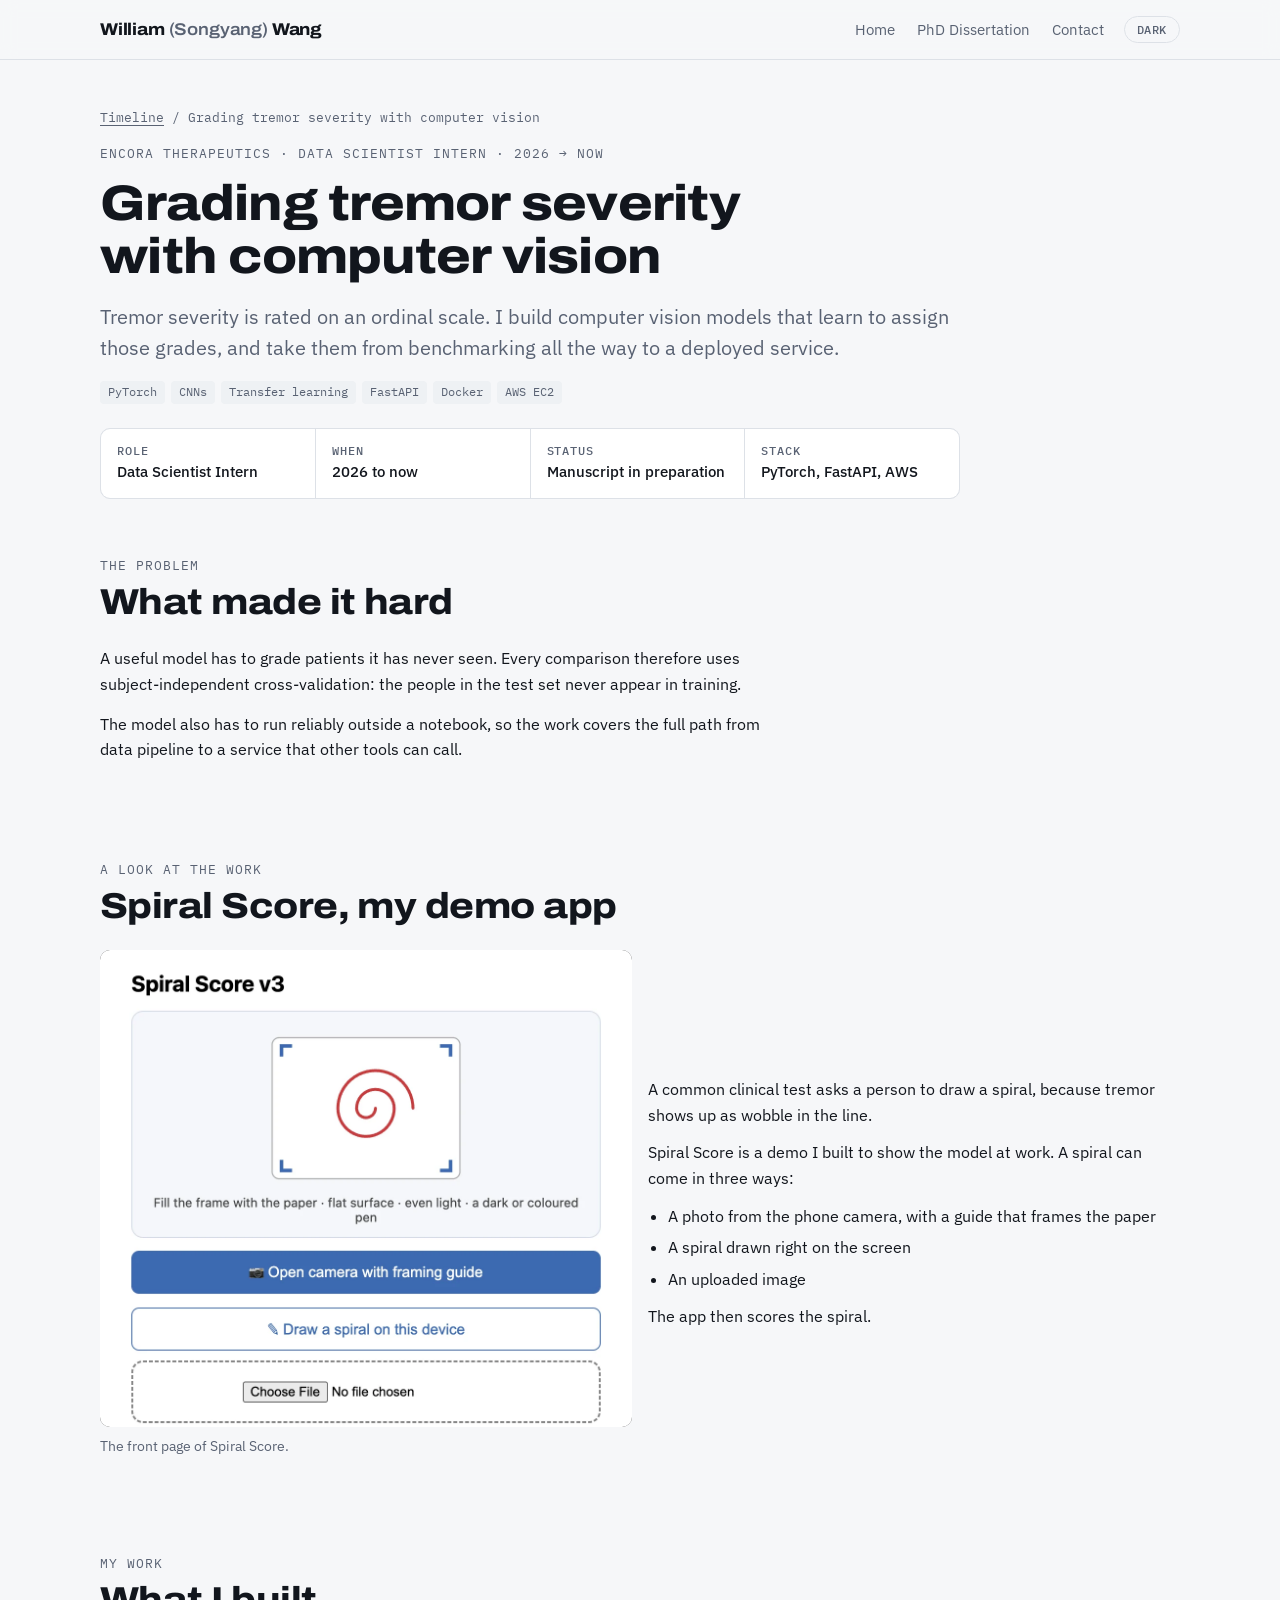
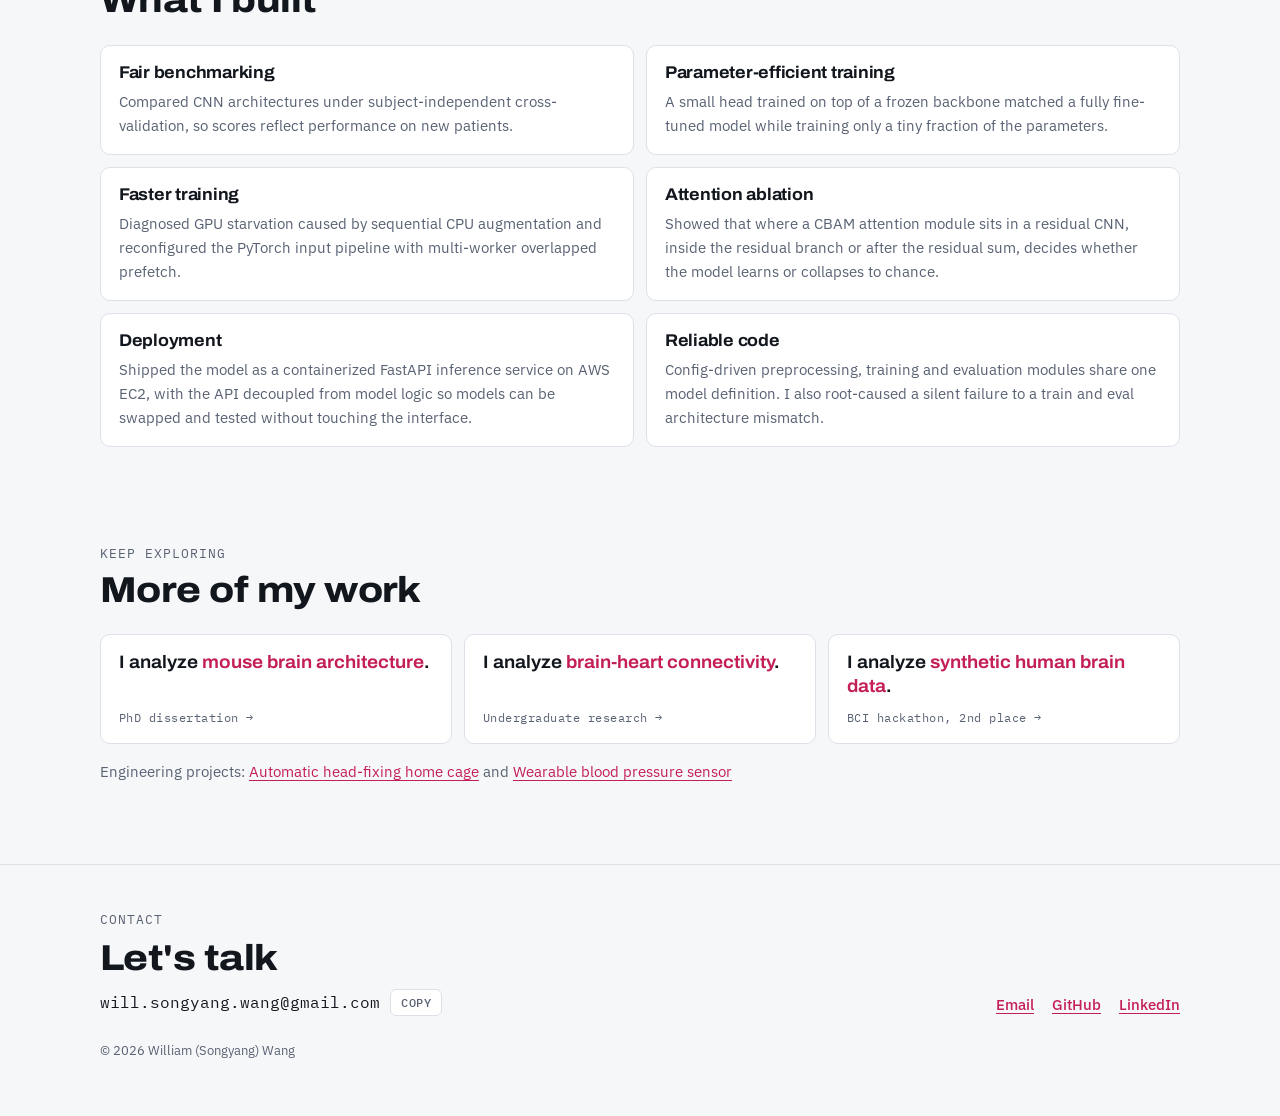
<file: projects/tremor/index.html>
<!DOCTYPE html>
<html lang="en">
<head>
  <meta charset="utf-8">
  <meta name="viewport" content="width=device-width, initial-scale=1, viewport-fit=cover">
  <script async src="https://www.googletagmanager.com/gtag/js?id=G-CWNQJVRGQM"></script>
  <script>window.dataLayer = window.dataLayer || []; function gtag() { dataLayer.push(arguments); } gtag("js", new Date()); gtag("config", "G-CWNQJVRGQM");</script>
  <title>Grading tremor severity with computer vision | William (Songyang) Wang</title>
  <meta name="description" content="Computer vision models that grade clinical tremor severity, from benchmarking to a deployed API. Encora Therapeutics, 2026.">
  <link rel="canonical" href="https://songyang-w.github.io/projects/tremor/">
  <link rel="icon" href="../../assets/favicon.svg" type="image/svg+xml">
  <meta name="theme-color" content="#f6f7f9" media="(prefers-color-scheme: light)">
  <meta name="theme-color" content="#0c0f14" media="(prefers-color-scheme: dark)">
  <meta property="og:type" content="article">
  <meta property="og:site_name" content="William (Songyang) Wang">
  <meta property="og:title" content="Grading tremor severity with computer vision">
  <meta property="og:description" content="Computer vision models that grade clinical tremor severity, from benchmarking to a deployed API. Encora Therapeutics, 2026.">
  <meta property="og:url" content="https://songyang-w.github.io/projects/tremor/">
  <meta property="og:image" content="https://songyang-w.github.io/assets/media/projects/spiral-score.jpg">
  <meta name="twitter:card" content="summary_large_image">
  <link rel="preconnect" href="https://fonts.googleapis.com">
  <link rel="preconnect" href="https://fonts.gstatic.com" crossorigin>
  <link rel="stylesheet" href="https://fonts.googleapis.com/css2?family=Archivo:wdth,wght@100..125,500..800&family=IBM+Plex+Mono:wght@400;500&family=IBM+Plex+Sans:wght@400;500;600&display=swap">
  <link rel="stylesheet" href="../../assets/css/site.css?v=20261022-2">
  <script>try { var t = localStorage.getItem("theme"); if (t) document.documentElement.setAttribute("data-theme", t); } catch (e) {}</script>
</head>
<body>
  <a class="skip" href="#main">Skip to content</a>

  <header class="site-head">
    <div class="inner">
      <a class="logo" href="../../">William <span class="alt">(Songyang)</span> Wang</a>
      <nav class="nav" aria-label="Main">
        <a href="../../">Home</a>
        <a href="../../dissertation/"><span class="long">PhD </span>Dissertation</a>
        <a href="#contact">Contact</a>
        <button type="button" class="theme-btn" id="theme-toggle">Dark</button>
      </nav>
    </div>
  </header>

  <main id="main">
    <section class="project-hero inner" aria-labelledby="page-title">
      <nav class="crumbs" aria-label="Breadcrumb"><a href="../../#timeline-section">Timeline</a> / <span aria-current="page">Grading tremor severity with computer vision</span></nav>
      <p class="eyebrow">Encora Therapeutics · Data Scientist Intern · 2026 → now</p>
      <h1 id="page-title">Grading tremor severity with computer vision</h1>
      <p class="pitch">Tremor severity is rated on an ordinal scale. I build computer vision models that learn to assign those grades, and take them from benchmarking all the way to a deployed service.</p>
      <ul class="tags" aria-label="Skills used"><li>PyTorch</li><li>CNNs</li><li>Transfer learning</li><li>FastAPI</li><li>Docker</li><li>AWS EC2</li></ul>
      <dl class="facts">
          <div><dt>Role</dt><dd>Data Scientist Intern</dd></div>
          <div><dt>When</dt><dd>2026 to now</dd></div>
          <div><dt>Status</dt><dd>Manuscript in preparation</dd></div>
          <div><dt>Stack</dt><dd>PyTorch, FastAPI, AWS</dd></div>
      </dl>
    </section>

    <section class="band inner" aria-labelledby="challenge-title">
      <div class="section-head">
        <p class="eyebrow">The problem</p>
        <h2 id="challenge-title">What made it hard</h2>
      </div>
      <div class="prose">
        <p>A useful model has to grade patients it has never seen. Every comparison therefore uses subject-independent cross-validation: the people in the test set never appear in training.</p>
        <p>The model also has to run reliably outside a notebook, so the work covers the full path from data pipeline to a service that other tools can call.</p>
      </div>
    </section>

    <section class="band inner" id="spiral-score" aria-labelledby="figures-title">
      <div class="section-head">
        <p class="eyebrow">A look at the work</p>
        <h2 id="figures-title">Spiral Score, my demo app</h2>
      </div>
      <div class="media-grid">
        <figure class="media">
          <div class="media-frame">
            <picture>
              <source type="image/webp" srcset="../../assets/media/projects/spiral-score.webp">
              <img src="../../assets/media/projects/spiral-score.jpg" width="1088" height="974" loading="lazy" alt="Spiral Score v3 web app: a framing guide around a red spiral, a button to open the camera with the guide, a button to draw a spiral on the device, and a file upload box">
            </picture>
          </div>
          <figcaption>The front page of Spiral Score.</figcaption>
        </figure>
        <div class="media-note prose">
          <p>A common clinical test asks a person to draw a spiral, because tremor shows up as wobble in the line.</p>
          <p>Spiral Score is a demo I built to show the model at work. A spiral can come in three ways:</p>
          <ul><li>A photo from the phone camera, with a guide that frames the paper</li><li>A spiral drawn right on the screen</li><li>An uploaded image</li></ul>
          <p>The app then scores the spiral.</p>
        </div>
      </div>
    </section>

    <section class="band inner" aria-labelledby="built-title">
      <div class="section-head">
        <p class="eyebrow">My work</p>
        <h2 id="built-title">What I built</h2>
      </div>
      <ul class="built">
        <li><h3>Fair benchmarking</h3><p>Compared CNN architectures under subject-independent cross-validation, so scores reflect performance on new patients.</p></li>
        <li><h3>Parameter-efficient training</h3><p>A small head trained on top of a frozen backbone matched a fully fine-tuned model while training only a tiny fraction of the parameters.</p></li>
        <li><h3>Faster training</h3><p>Diagnosed GPU starvation caused by sequential CPU augmentation and reconfigured the PyTorch input pipeline with multi-worker overlapped prefetch.</p></li>
        <li><h3>Attention ablation</h3><p>Showed that where a CBAM attention module sits in a residual CNN, inside the residual branch or after the residual sum, decides whether the model learns or collapses to chance.</p></li>
        <li><h3>Deployment</h3><p>Shipped the model as a containerized FastAPI inference service on AWS EC2, with the API decoupled from model logic so models can be swapped and tested without touching the interface.</p></li>
        <li><h3>Reliable code</h3><p>Config-driven preprocessing, training and evaluation modules share one model definition. I also root-caused a silent failure to a train and eval architecture mismatch.</p></li>
      </ul>
    </section>

    <section class="band inner" aria-labelledby="more-title">
      <div class="section-head">
        <p class="eyebrow">Keep exploring</p>
        <h2 id="more-title">More of my work</h2>
      </div>
      <ul class="more-work">
          <li><a href="../../dissertation/"><span class="an-line">I analyze <em>mouse brain architecture</em>.</span><span class="an-where">PhD dissertation</span></a></li>
          <li><a href="../../projects/brain-heart/"><span class="an-line">I analyze <em>brain-heart connectivity</em>.</span><span class="an-where">Undergraduate research</span></a></li>
          <li><a href="../../projects/bci-compass/"><span class="an-line">I analyze <em>synthetic human brain data</em>.</span><span class="an-where">BCI hackathon, 2nd place</span></a></li>
      </ul>
      <p class="more-also">Engineering projects: <a href="../../projects/homecage/">Automatic head-fixing home cage</a> and <a href="../../projects/bp-sensor/">Wearable blood pressure sensor</a></p>
    </section>
  </main>

  <footer class="site-foot" id="contact">
    <div class="inner">
      <div class="contact">
        <p class="eyebrow">Contact</p>
        <h2>Let's talk</h2>
        <div class="email-row">
          <span class="email" id="email-address">will.songyang.wang@gmail.com</span>
          <button type="button" class="copy-btn" data-copy="email-address">Copy</button>
          <span class="sr-only" role="status" id="copy-status"></span>
        </div>
      </div>
      <div class="foot-links">
        <a href="mailto:will.songyang.wang@gmail.com">Email</a>
        <a href="https://github.com/Songyang-W" target="_blank" rel="noopener">GitHub</a>
        <a href="https://www.linkedin.com/in/williamsywang" target="_blank" rel="noopener">LinkedIn</a>
      </div>
      <p class="fine">© 2026 William (Songyang) Wang</p>
    </div>
  </footer>

  <script src="../../assets/js/site.js?v=20261022-2"></script>
</body>
</html>
</file>
<file: assets/css/site.css>
/* Layout: left-aligned hero (portrait and four "I analyze" links on the home page, a live neuron on the
   dissertation page), four featured project cards, a four-part timeline on a year rail, project pages, skills and contact. One accent: the red of the RCaMP calcium indicator used in the dissertation. Light by default.
   GitHub Pages caches this file for 10 minutes: when it changes, bump the ?v= on every page's link to it. */
:root {
  --bg: #f6f7f9;
  --surface: #ffffff;
  --surface-2: #eef1f4;
  --ink: #12161d;
  --muted: #596273;
  --line: #dde1e7;
  --accent: #c41e56;
  --on-accent: #ffffff;
  --accent-soft: #fbe4ec;
  --accent-2: #0f766e;
  --bar: #848f9e;
  --brand-lift: 0%;
  --f-display: "Archivo", "Helvetica Neue", Arial, sans-serif;
  --f-body: "IBM Plex Sans", "Segoe UI", Roboto, Arial, sans-serif;
  --f-mono: "IBM Plex Mono", ui-monospace, Menlo, Consolas, monospace;
  --maxw: 1120px;
  --radius: 10px;
}
@media (prefers-color-scheme: dark) {
  :root:not([data-theme="light"]) {
    --bg: #0c0f14; --surface: #141921; --surface-2: #1b212a; --ink: #e6e9ee; --muted: #9aa3b0;
    --line: #262d37; --accent: #ff5a8c; --on-accent: #16070d; --accent-soft: #3a1424; --accent-2: #2dd4bf; --bar: #5d6878; --brand-lift: 35%;
    color-scheme: dark;
  }
}
:root[data-theme="dark"] {
  --bg: #0c0f14; --surface: #141921; --surface-2: #1b212a; --ink: #e6e9ee; --muted: #9aa3b0;
  --line: #262d37; --accent: #ff5a8c; --on-accent: #16070d; --accent-soft: #3a1424; --accent-2: #2dd4bf; --bar: #5d6878; --brand-lift: 35%;
  color-scheme: dark;
}

*, *::before, *::after { box-sizing: border-box; }
html { scroll-behavior: smooth; }
@media (prefers-reduced-motion: reduce) { html { scroll-behavior: auto; } }
body {
  margin: 0; background: var(--bg); color: var(--ink);
  font-family: var(--f-body); font-size: 16px; line-height: 1.6;
  -webkit-font-smoothing: antialiased;
}
body::before {
  content: ""; position: fixed; inset: 0 0 auto; height: env(safe-area-inset-top, 0px);
  background: var(--bg); z-index: 11;
}
img { max-width: 100%; }
a { color: var(--accent); text-underline-offset: 3px; }
:focus-visible { outline: 2px solid var(--accent); outline-offset: 3px; border-radius: 4px; }
[hidden] { display: none !important; }

.inner {
  max-width: var(--maxw); margin: 0 auto;
  padding-left: max(20px, env(safe-area-inset-left, 0px));
  padding-right: max(20px, env(safe-area-inset-right, 0px));
}
.skip { position: absolute; left: -9999px; top: 0; }
.skip:focus { left: 16px; top: 16px; z-index: 30; background: var(--surface); padding: 8px 12px; border-radius: 6px; }
.sr-only { position: absolute; width: 1px; height: 1px; padding: 0; margin: -1px; overflow: hidden; clip: rect(0 0 0 0); white-space: nowrap; border: 0; }

/* type */
.eyebrow {
  font-family: var(--f-mono); font-size: 12.5px; letter-spacing: 0.08em;
  text-transform: uppercase; color: var(--muted); margin: 0;
}
h1, h2, h3, h4 { font-family: var(--f-display); font-stretch: 112%; letter-spacing: -0.015em; text-wrap: balance; margin: 0; }
h1 { font-size: clamp(38px, 6.2vw, 62px); line-height: 1.02; font-weight: 800; }
h1 .paren { color: var(--muted); font-weight: 650; }
h1 .h1-sub { display: block; margin-top: 0.3em; color: var(--muted); font-weight: 650; font-size: 0.56em; line-height: 1.1; }
h2 { font-size: clamp(26px, 3.6vw, 36px); font-weight: 780; line-height: 1.1; }
p { margin: 0; }

/* header */
.site-head {
  position: sticky; top: env(safe-area-inset-top, 0px); z-index: 10;
  background: var(--bg);
  background: color-mix(in srgb, var(--bg) 88%, transparent);
  -webkit-backdrop-filter: blur(8px); backdrop-filter: blur(8px);
  border-bottom: 1px solid var(--line);
}
.site-head .inner { display: flex; align-items: center; justify-content: space-between; gap: 16px; padding-block: 12px; }
.logo {
  font-family: var(--f-display); font-weight: 760; font-stretch: 110%; font-size: 17px;
  color: var(--ink); text-decoration: none; letter-spacing: -0.01em; white-space: nowrap;
}
.logo .alt { color: var(--muted); font-weight: 600; }
.nav { display: flex; align-items: center; gap: 2px; }
.nav a { color: var(--muted); text-decoration: none; font-size: 14.5px; padding: 6px 10px; border-radius: 6px; white-space: nowrap; }
.nav a:hover { color: var(--ink); background: var(--surface-2); }
.nav a[aria-current="page"] { color: var(--ink); font-weight: 600; }
.theme-btn {
  font: 500 12px var(--f-mono); letter-spacing: 0.05em; text-transform: uppercase;
  color: var(--muted); background: transparent; border: 1px solid var(--line);
  border-radius: 999px; padding: 5px 12px; margin-left: 8px; cursor: pointer;
}
.theme-btn:hover { color: var(--ink); border-color: var(--muted); }
@media (max-width: 760px) {
  .logo .alt { display: none; }
}
@media (max-width: 480px) {
  .site-head .inner { gap: 6px; }
  .logo { font-size: 15px; }
  .nav a { padding: 6px 6px; }
  .nav .long { display: none; }
  .theme-btn { margin-left: 4px; padding: 5px 8px; }
}
@media (max-width: 400px) {
  .site-head .inner { gap: 4px; }
  .logo { font-size: 14px; }
  .nav a { padding: 6px 3px; font-size: 13.5px; }
  .theme-btn { margin-left: 2px; padding: 4px 7px; font-size: 11px; }
}
@media (max-width: 370px) {
  .logo { font-size: 13px; }
  .nav a { font-size: 12.5px; }
}
@media (max-width: 340px) {
  .site-head .inner { flex-wrap: wrap; row-gap: 0; }
}

/* hero */
.hero {
  display: grid; grid-template-columns: minmax(0, 1.12fr) minmax(0, 0.88fr);
  gap: 40px; align-items: center; padding-block: 56px 32px;
}
.hero-text { display: flex; flex-direction: column; gap: 14px; min-width: 0; }
.pitch { font-size: clamp(17px, 2vw, 19.5px); color: var(--muted); max-width: 46ch; margin-top: 4px; }
.official { font-size: 15px; color: var(--muted); max-width: 60ch; border-left: 2px solid var(--line); padding-left: 12px; }
.official em { color: var(--ink); font-style: italic; }
.actions { display: flex; flex-wrap: wrap; gap: 10px; margin-top: 12px; align-items: center; }
.btn {
  display: inline-flex; align-items: center; gap: 8px; font: 500 15px var(--f-body);
  text-decoration: none; padding: 10px 16px; border-radius: 8px; cursor: pointer;
  border: 1px solid var(--line); color: var(--ink); background: var(--surface);
}
.btn:hover { border-color: var(--ink); }
.btn.primary { background: var(--accent); border-color: var(--accent); color: var(--on-accent); }
.btn.primary:hover { filter: brightness(1.06); }
.proof {
  display: grid; grid-template-columns: repeat(4, minmax(0, 1fr));
  margin-top: 26px; border-top: 1px solid var(--line);
}
.proof div { padding: 14px 14px 0 0; display: flex; flex-direction: column; gap: 2px; }
.proof .value { font-family: var(--f-mono); font-size: 26px; font-weight: 500; font-variant-numeric: tabular-nums; line-height: 1.2; white-space: nowrap; }
.proof .label { font-size: 13.5px; color: var(--muted); line-height: 1.35; }
@media (max-width: 560px), (min-width: 861px) and (max-width: 1000px) {
  .proof { grid-template-columns: repeat(2, minmax(0, 1fr)); row-gap: 6px; }
}

.portrait { margin: 0; justify-self: center; width: min(100%, 340px); }
.portrait img {
  display: block; width: 100%; height: auto; aspect-ratio: 1; object-fit: cover; border-radius: 22px;
  border: 1px solid var(--line); box-shadow: 0 18px 40px -24px rgb(18 22 29 / 0.45);
}

.hero-visual { margin: 0; min-width: 0; position: relative; }
.hero-visual canvas {
  display: block; width: 100%; aspect-ratio: 4 / 5; max-height: 560px;
  cursor: grab; touch-action: pan-y; border-radius: var(--radius);
}
.hero-visual canvas:active { cursor: grabbing; }
.hero-visual figcaption { font-family: var(--f-mono); font-size: 12px; color: var(--muted); margin-top: 6px; }
.hero-visual figcaption { display: flex; flex-direction: column; gap: 8px; margin-top: 10px; }
.neuron-picker { display: flex; flex-wrap: wrap; gap: 6px; }
.neuron-picker button { font: 500 12.5px var(--f-mono); padding: 4px 11px; border-radius: 999px; border: 1px solid var(--line); background: var(--surface); color: var(--muted); cursor: pointer; }
.neuron-picker button:hover { color: var(--ink); border-color: var(--muted); }
.neuron-picker button[aria-pressed="true"] { background: var(--ink); border-color: var(--ink); color: var(--bg); }
.legend { display: flex; flex-wrap: wrap; gap: 4px 14px; font: 400 12.5px var(--f-body); color: var(--muted); }
.legend > span { display: inline-flex; align-items: center; gap: 6px; }
.sw { display: inline-block; width: 16px; height: 2px; border-radius: 1px; }
.sw-dend { background: var(--ink); }
.sw-axon { background: var(--accent-2); }
.dot { display: inline-block; width: 6px; height: 6px; }
.dot-in { background: var(--accent); }
.dot-out { background: var(--accent-2); }
.neuron-note { font: 400 12px var(--f-mono); color: var(--muted); }
.motion-btn {
  position: absolute; top: 8px; right: 8px; font: 500 11.5px var(--f-mono); letter-spacing: 0.05em; text-transform: uppercase;
  color: var(--muted); background: var(--surface); border: 1px solid var(--line); border-radius: 999px; padding: 4px 10px; cursor: pointer;
}
.motion-btn:hover { color: var(--ink); border-color: var(--muted); }

@media (max-width: 860px) {
  .hero { grid-template-columns: minmax(0, 1fr); padding-block: 28px 16px; gap: 16px; }
  .portrait { order: -1; justify-self: start; width: 132px; }
  .portrait img { border-radius: 50%; }
  .hero-visual canvas { aspect-ratio: 16 / 11; max-height: 340px; }
}

/* sections */
.band { padding-block: 48px; }
section { scroll-margin-top: 72px; }
.section-head { display: flex; flex-direction: column; gap: 8px; margin-bottom: 24px; }
.section-head p:not(.eyebrow) { color: var(--muted); max-width: 64ch; }
.soon { font-family: var(--f-mono); font-size: 11px; padding: 2px 9px; border-radius: 999px; background: var(--accent-soft); color: var(--accent); white-space: nowrap; }

/* featured: four project cards, each opening its page; the title link covers the whole card */
.features { list-style: none; margin: 0; padding: 0; display: grid; grid-template-columns: repeat(2, minmax(0, 1fr)); gap: 16px; }
.fcard {
  position: relative; height: 100%; display: flex; flex-direction: column; gap: 10px;
  background: var(--surface); border: 1px solid var(--line); border-radius: 14px; padding: 24px;
}
.fcard:hover { border-color: var(--accent); }
.fcard:focus-within { outline: 2px solid var(--accent); outline-offset: 3px; }
.fcard h3 { font-size: 21px; font-weight: 760; line-height: 1.2; }
.fcard h3 a { color: inherit; text-decoration: none; }
.fcard h3 a:focus-visible { outline: none; }
.fcard h3 a::after { content: ""; position: absolute; inset: 0; border-radius: inherit; }
.fcard p:not(.eyebrow) { color: var(--muted); font-size: 15.5px; }
.fcard .tags { margin-top: auto; padding-top: 6px; }
.fcard-go { font: 600 14px var(--f-body); color: var(--accent); }
.fcard-go::after { content: "\00a0→"; }
.fcard:hover .fcard-go { text-decoration: underline; }
@media (max-width: 760px) {
  .features { grid-template-columns: minmax(0, 1fr); }
  .fcard { padding: 20px; }
}

/* timeline: year column, rail, one card per chapter (a job, a hackathon, a degree) linking to its project pages */
.tl { list-style: none; margin: 8px 0 0; padding: 0; position: relative; }
.tl::before { content: ""; position: absolute; left: 154px; top: 18px; bottom: 18px; width: 2px; margin-left: -1px; background: var(--line); }
.tl-item { display: grid; grid-template-columns: 132px 28px minmax(0, 1fr); column-gap: 8px; }
.tl-when { font-family: var(--f-mono); font-size: 13px; color: var(--muted); text-align: right; padding-top: 18px; white-space: nowrap; font-variant-numeric: tabular-nums; }
.tl-rail { position: relative; }
.tl-node { position: absolute; z-index: 1; left: 50%; top: 22px; width: 12px; height: 12px; margin-left: -6px; border-radius: 50%; background: var(--accent); border: 2px solid var(--accent); }
.tl-card { background: var(--surface); border: 1px solid var(--line); border-radius: var(--radius); padding: 16px 18px; margin-bottom: 14px; display: flex; flex-direction: column; gap: 6px; min-width: 0; }
.tl-cat { font-family: var(--f-mono); font-size: 11px; letter-spacing: 0.08em; text-transform: uppercase; color: var(--accent); }
.tl-title { font-size: 18.5px; font-weight: 700; font-stretch: 105%; line-height: 1.3; }
.tl-org { color: var(--muted); font-size: 14.5px; }
.tl-sum { max-width: 68ch; }
.tl-projects { list-style: none; margin: 6px 0 0; padding: 10px 0 0; border-top: 1px solid var(--line); display: flex; flex-direction: column; gap: 6px; }
.tl-projects a { font: 600 15px var(--f-body); color: var(--accent); text-decoration: none; }
.tl-projects a::after { content: "\00a0→"; }
.tl-projects a:hover { text-decoration: underline; }
.tags { display: flex; flex-wrap: wrap; gap: 6px; margin: 4px 0 0; padding: 0; list-style: none; }
.tags li { font-family: var(--f-mono); font-size: 11.5px; padding: 2px 8px; border-radius: 4px; background: var(--surface-2); color: var(--muted); }
.tl-stage { font-family: var(--f-mono); font-size: 11px; letter-spacing: 0.06em; text-transform: uppercase; color: var(--accent); background: var(--accent-soft); padding: 1px 8px; border-radius: 4px; }

@media (max-width: 640px) {
  .tl::before { left: 10px; }
  .tl .tl-item { grid-template-columns: 20px minmax(0, 1fr); column-gap: 12px; }
  .tl-when { grid-column: 2; grid-row: 1; text-align: left; padding-top: 0; }
  .tl-rail { grid-column: 1; grid-row: 1 / span 2; }
  .tl-card { grid-column: 2; grid-row: 2; margin-top: 6px; }
  .tl-node { top: 5px; }
}

/* skills */
.skills { display: grid; grid-template-columns: repeat(2, minmax(0, 1fr)); gap: 26px 40px; }
.skills h3 { font: 500 12.5px var(--f-mono); letter-spacing: 0.08em; text-transform: uppercase; color: var(--muted); margin-bottom: 10px; }
.skills ul { list-style: none; padding: 0; margin: 0; display: flex; flex-wrap: wrap; gap: 6px; }
.skills li { font-size: 14px; padding: 4px 10px; border: 1px solid var(--line); border-radius: 6px; background: var(--surface); }
@media (max-width: 700px) { .skills { grid-template-columns: minmax(0, 1fr); } }

/* dissertation page */
.prose { display: flex; flex-direction: column; gap: 14px; max-width: 68ch; }
.prose p { color: var(--ink); }
.ladder-note { font-size: 13.5px; color: var(--muted); }
.ladder-note b { color: var(--accent); font-weight: 600; }

/* neurons per brain: the SVG stretches to the plot and draws only lines; dots and labels are HTML so text never scales.
   Points sit at x = 10%, 30% ... 90%. On a 20-column grid each callout spans 30% around its point, above or below
   the plot, and its tail plus a leader line in the SVG point at the dot. Small screens stack the callouts. */
.growth { margin: 24px 0 0; background: var(--surface); border: 1px solid var(--line); border-radius: var(--radius); padding: 20px; display: flex; flex-direction: column; gap: 14px; }
.growth-chart { display: grid; grid-template-columns: repeat(20, minmax(0, 1fr)); margin-top: 6px; }
.growth-plot { grid-area: 2 / 1 / 3 / -1; position: relative; height: clamp(240px, 27vw, 300px); }
.growth-plot > svg { position: absolute; inset: 0; width: 100%; height: 100%; overflow: visible; }
.g-grid { stroke: var(--line); stroke-width: 1; }
.g-lead { stroke: var(--muted); stroke-opacity: 0.6; stroke-width: 1; stroke-dasharray: 2 3; }
.g-grid line, .g-lead line { vector-effect: non-scaling-stroke; }
.g-line { fill: none; stroke-width: 2.5; stroke-linejoin: round; stroke-linecap: round; vector-effect: non-scaling-stroke; }
.g-done { stroke: var(--accent); }
.g-todo { stroke: var(--bar); stroke-dasharray: 6 6; }
.g-tick { position: absolute; left: 0; transform: translateY(-100%); padding-bottom: 2px; font: 400 11px var(--f-mono); color: var(--muted); }
.g-pt { position: absolute; z-index: 1; width: 12px; height: 12px; margin: -6px 0 0 -6px; border-radius: 50%; background: var(--surface); border: 2px solid var(--bar); }
.g-pt.done { background: var(--accent); border-color: var(--accent); }
.g-val { position: absolute; transform: translate(calc(-100% - 10px), calc(-100% - 3px)); font: 500 13px var(--f-mono); white-space: nowrap; font-variant-numeric: tabular-nums; }
.g-val.below { transform: translate(8px, 5px); }
.g-sp { color: var(--muted); font-weight: 400; }
/* drawings beside the points: brains red, bodies gray; --x/--y/--w place them (phones may override with --mx/--my) */
.g-fig { position: absolute; left: var(--x); top: var(--y); width: var(--w); }
.g-fig svg { display: block; width: 100%; height: auto; overflow: visible; }
.g-body { fill: var(--bar); fill-opacity: 0.55; }
.g-body-line { fill: none; stroke: var(--bar); stroke-opacity: 0.7; stroke-linecap: round; }
.g-wing { fill: var(--bar); fill-opacity: 0.22; }
.g-brn { fill: var(--accent); }
.g-brn-big { opacity: 0.55; }
.g-sulcus { fill: none; stroke: var(--surface); stroke-width: 1.4; stroke-linecap: round; }
.g-size { position: absolute; font: 400 10.5px var(--f-mono); color: var(--muted); white-space: nowrap; letter-spacing: 0.02em; }
.g-fig-human .g-size { top: 100%; left: 50%; transform: translateX(-50%); margin-top: 4px; }
.g-zoom { position: absolute; }
.g-cone { position: absolute; inset: 0; width: 100%; height: 100%; overflow: visible; }
.g-cone line { stroke: var(--muted); stroke-opacity: 0.55; stroke-width: 1; vector-effect: non-scaling-stroke; }
.g-lens { position: absolute; display: flex; align-items: center; justify-content: center; background: var(--surface); border: 1px solid var(--line); border-radius: 6px; box-shadow: 0 4px 14px -6px rgb(18 22 29 / 0.35); }
.g-lens svg { display: block; height: auto; overflow: visible; }
.g-call {
  --call-bg: var(--bg); --call-line: var(--line);
  position: relative; min-width: 0; display: flex; flex-direction: column; gap: 4px;
  background: var(--call-bg); border: 1px solid var(--call-line); border-radius: 8px; padding: 11px 14px 12px;
}
.g-call p:not(.news-kicker) { font-size: 13.5px; line-height: 1.45; color: var(--muted); }
.g-call .news-link { margin-top: 2px; font-size: 12px; }
.g-call.mine { --call-bg: var(--accent-soft); --call-line: var(--accent); }
.g-call.mine p:not(.news-kicker) { color: var(--ink); }
.g-call::before, .g-call::after { content: ""; position: absolute; left: var(--tail, 50%); margin-left: -8px; border: 8px solid transparent; }
.g-call.up { align-self: end; margin-bottom: 9px; }
.g-call.up::before { top: 100%; border-top-color: var(--call-line); }
.g-call.up::after { top: calc(100% - 1.5px); border-top-color: var(--call-bg); }
.g-call.down { align-self: start; margin-top: 9px; }
.g-call.down::before { bottom: 100%; border-bottom-color: var(--call-line); }
.g-call.down::after { bottom: calc(100% - 1.5px); border-bottom-color: var(--call-bg); }
.c-worm { grid-area: 1 / 1 / 2 / 7; --tail: 33.333%; }
.c-fly { grid-area: 1 / 8 / 2 / 14; }
.c-human { grid-area: 1 / 15 / 2 / 21; --tail: 66.667%; }
.c-larva { grid-area: 3 / 4 / 4 / 10; }
.c-mouse { grid-area: 3 / 12 / 4 / 18; }
@media (max-width: 720px) {
  .growth-chart { display: flex; flex-direction: column; gap: 10px; }
  .growth-plot { height: auto; aspect-ratio: 4 / 3; margin-bottom: 8px; }
  .g-call.up, .g-call.down { margin: 0; }
  .g-call::before, .g-call::after, .g-lead { display: none; }
}
@media (max-width: 560px) {
  .growth { padding: 16px; }
  .growth-plot { aspect-ratio: 1 / 1; }
  .g-val { font-size: 11.5px; }
  .g-val.g-larva { transform: translate(8px, 4px); }
  .g-fig { left: var(--mx, var(--x)); top: var(--my, var(--y)); }
  .g-fig-human .g-size { left: auto; right: 0; transform: none; }
}
.nums { display: grid; grid-template-columns: repeat(3, minmax(0, 1fr)); gap: 1px; background: var(--line); border: 1px solid var(--line); border-radius: var(--radius); overflow: hidden; }
.nums div { background: var(--surface); padding: 18px 20px; display: flex; flex-direction: column; gap: 4px; }
.nums b { font-family: var(--f-mono); font-size: 28px; font-weight: 500; font-variant-numeric: tabular-nums; line-height: 1.15; }
.nums span { font-size: 14px; color: var(--muted); line-height: 1.4; }
@media (max-width: 700px) { .nums { grid-template-columns: repeat(2, minmax(0, 1fr)); } }
.parts { display: grid; grid-template-columns: repeat(3, minmax(0, 1fr)); gap: 14px; }
.parts article { background: var(--surface); border: 1px solid var(--line); border-radius: var(--radius); padding: 20px; display: flex; flex-direction: column; gap: 10px; min-width: 0; }
.parts .step { font: 500 12px var(--f-mono); color: var(--accent); letter-spacing: 0.06em; text-transform: uppercase; }
.parts h3 { font-size: 20px; }
.parts p { color: var(--muted); font-size: 15px; }
.parts .soon { align-self: flex-start; margin-top: auto; }
@media (max-width: 860px) { .parts { grid-template-columns: minmax(0, 1fr); } }
.sources { font-size: 12.5px; color: var(--muted); margin-top: 14px; }
.sources summary { width: max-content; cursor: pointer; font: 500 12px var(--f-mono); letter-spacing: 0.04em; color: var(--muted); }
.sources summary:hover { color: var(--ink); }
.sources p { margin-top: 6px; }
.cite { font-family: var(--f-mono); font-size: 13.5px; background: var(--surface); border: 1px solid var(--line); border-radius: var(--radius); padding: 14px 16px; overflow-wrap: anywhere; }

/* home hero: what I analyze, each line leads to its project page */
.lead-in { font-family: var(--f-display); font-stretch: 110%; font-weight: 760; font-size: clamp(24px, 3.2vw, 32px); line-height: 1.15; letter-spacing: -0.01em; margin-top: 10px; }
.analyze { list-style: none; margin: 4px 0 0; padding: 0; border-top: 1px solid var(--line); }
.analyze a {
  display: flex; flex-wrap: wrap; align-items: baseline; justify-content: space-between; gap: 2px 16px;
  padding: 12px 2px; border-bottom: 1px solid var(--line); color: var(--ink); text-decoration: none;
}
.an-line { font-family: var(--f-display); font-stretch: 106%; font-weight: 650; font-size: clamp(18px, 2.2vw, 22px); line-height: 1.3; }
.an-line em { font-style: normal; color: var(--accent); }
.an-where { font-family: var(--f-mono); font-size: 12px; letter-spacing: 0.04em; color: var(--muted); white-space: nowrap; }
.an-where::after { content: "\00a0→"; display: inline-block; transition: transform 0.15s ease; }
.analyze a:hover .an-line { text-decoration: underline; text-decoration-color: var(--accent); text-underline-offset: 4px; }
.analyze a:hover .an-where { color: var(--accent); }
.analyze a:hover .an-where::after { transform: translateX(3px); }
@media (prefers-reduced-motion: reduce) { .an-where::after { transition: none; } }
.stats-band { padding-block: 8px 24px; }
.stats-band .proof { margin-top: 0; }

/* project pages */
.crumbs { font-family: var(--f-mono); font-size: 13px; color: var(--muted); }
.crumbs a { color: var(--muted); }
.project-hero { display: flex; flex-direction: column; gap: 14px; padding-block: 48px 8px; }
.project-hero > * { max-width: 860px; }
.project-hero h1 { font-size: clamp(32px, 5vw, 50px); line-height: 1.06; }
.facts { display: grid; grid-template-columns: repeat(4, minmax(0, 1fr)); gap: 1px; background: var(--line); border: 1px solid var(--line); border-radius: var(--radius); overflow: hidden; margin: 10px 0 0; }
.facts div { background: var(--surface); padding: 14px 16px; display: flex; flex-direction: column; gap: 2px; min-width: 0; }
.facts dt { font: 500 11.5px var(--f-mono); letter-spacing: 0.08em; text-transform: uppercase; color: var(--muted); }
.facts dd { margin: 0; font-size: 15px; font-weight: 500; }
@media (max-width: 760px) { .facts { grid-template-columns: repeat(2, minmax(0, 1fr)); } }
.built { list-style: none; margin: 0; padding: 0; display: grid; grid-template-columns: repeat(2, minmax(0, 1fr)); gap: 12px; }
.built li { background: var(--surface); border: 1px solid var(--line); border-radius: var(--radius); padding: 16px 18px; display: flex; flex-direction: column; gap: 6px; min-width: 0; }
.built h3 { font-size: 17px; font-stretch: 105%; line-height: 1.3; }
.built p { color: var(--muted); font-size: 15px; }
.built li:last-child:nth-child(odd) { grid-column: 1 / -1; }
@media (max-width: 760px) { .built { grid-template-columns: minmax(0, 1fr); } }
.more-work { list-style: none; margin: 0; padding: 0; display: grid; grid-template-columns: repeat(auto-fit, minmax(240px, 1fr)); gap: 12px; }
.more-work a { height: 100%; display: flex; flex-direction: column; justify-content: space-between; gap: 10px; background: var(--surface); border: 1px solid var(--line); border-radius: var(--radius); padding: 16px 18px; color: var(--ink); text-decoration: none; }
.more-work a:hover { border-color: var(--accent); }
.more-work .an-line { font-size: 18px; }
@media (max-width: 860px) { .more-work { grid-template-columns: minmax(0, 1fr); } }
.more-also { margin-top: 16px; color: var(--muted); font-size: 15px; }
.stage-cards { display: grid; grid-template-columns: repeat(2, minmax(0, 1fr)); gap: 14px; }
.stage-cards article { background: var(--surface); border: 1px solid var(--line); border-radius: var(--radius); padding: 18px 20px; display: flex; flex-direction: column; gap: 8px; min-width: 0; scroll-margin-top: 80px; }
.stage-cards h3 { font-size: 20px; line-height: 1.25; }
.stage-cards .tl-org { margin-top: -2px; }
.stage-cards ul { margin: 4px 0 0; padding-left: 18px; display: flex; flex-direction: column; gap: 6px; font-size: 15px; }
.stage-cards article:target { border-color: var(--accent); box-shadow: 0 0 0 3px var(--accent-soft); }
@media (max-width: 860px) { .stage-cards { grid-template-columns: minmax(0, 1fr); } }

/* media figures: dark frames, like microscope images, in both themes */
.media-grid { display: grid; grid-template-columns: repeat(2, minmax(0, 1fr)); gap: 16px; }
.media { margin: 0; display: flex; flex-direction: column; gap: 8px; min-width: 0; }
.media.wide { grid-column: 1 / -1; }
.media-frame { position: relative; background: #3b3b3b; border-radius: var(--radius); overflow: hidden; }
.media-frame video, .media-frame img { display: block; width: 100%; height: auto; }
.media figcaption { font-size: 14px; color: var(--muted); max-width: 70ch; }
@media (max-width: 760px) { .media-grid { grid-template-columns: minmax(0, 1fr); } }

/* footer */
.site-foot { border-top: 1px solid var(--line); margin-top: 32px; }
.site-foot .inner { padding-block: 44px 56px; display: flex; flex-wrap: wrap; justify-content: space-between; align-items: flex-end; gap: 24px; }
.contact { display: flex; flex-direction: column; gap: 10px; min-width: 0; }
.email-row { display: flex; flex-wrap: wrap; align-items: center; gap: 10px; }
.email { font-family: var(--f-mono); font-size: 15.5px; overflow-wrap: anywhere; -webkit-user-select: all; user-select: all; }
.copy-btn {
  font: 500 12px var(--f-mono); letter-spacing: 0.05em; text-transform: uppercase; cursor: pointer;
  border: 1px solid var(--line); background: var(--surface); color: var(--muted); padding: 5px 10px; border-radius: 6px;
}
.foot-links { display: flex; flex-wrap: wrap; gap: 18px; font-size: 14.5px; font-weight: 500; }
.fine { width: 100%; font-size: 12.5px; color: var(--muted); }
.media-note { align-self: center; display: flex; flex-direction: column; gap: 12px; font-size: 16px; }
.media-note ul { margin: 0; padding-left: 20px; display: flex; flex-direction: column; gap: 6px; }

/* dissertation: connectomics in the news */
.news { display: grid; grid-template-columns: repeat(2, minmax(0, 1fr)); gap: 12px; }
.news-card { background: var(--surface); border: 1px solid var(--line); border-radius: var(--radius); display: flex; flex-direction: column; min-width: 0; overflow: hidden; }
.news-img { display: block; width: 100%; height: auto; aspect-ratio: 16 / 10; object-fit: cover; background: #0b0d10; border-bottom: 1px solid var(--line); }
.news-img.contain { object-fit: contain; }
.news .news-img { aspect-ratio: 2 / 1; }
.news-body { flex: 1; padding: 16px 20px 18px; display: flex; flex-direction: column; gap: 8px; }
.news-kicker { font: 500 11.5px var(--f-mono); letter-spacing: 0.06em; text-transform: uppercase; color: var(--accent); }
.news-card h3 { font-size: 19px; line-height: 1.25; font-stretch: 105%; }
.news-card p { color: var(--muted); font-size: 15px; }
.news-foot { margin-top: auto; padding-top: 6px; display: flex; flex-direction: column; gap: 8px; }
.news-links { flex-direction: row; flex-wrap: wrap; gap: 8px 18px; }
.feed-strip { margin-top: 18px; display: flex; flex-direction: column; gap: 10px; }
.feed-thumbs { list-style: none; margin: 0; padding: 0; display: grid; grid-template-columns: repeat(3, minmax(0, 220px)); gap: 14px; }
.feed-thumbs a { display: flex; flex-direction: column; gap: 6px; font-size: 13.5px; line-height: 1.35; color: var(--muted); text-decoration: none; }
.feed-thumbs img { display: block; width: 100%; height: auto; aspect-ratio: 16 / 10; object-fit: cover; border-radius: 8px; border: 1px solid var(--line); background: #0b0d10; }
.feed-thumbs b { color: var(--ink); font-weight: 600; }
.feed-thumbs span::after { content: "\00a0↗"; color: var(--accent); }
.feed-thumbs a:hover b { color: var(--accent); }
.feed-thumbs a:hover img { border-color: var(--accent); }
@media (max-width: 560px) { .feed-thumbs { grid-template-columns: repeat(3, minmax(0, 1fr)); gap: 8px; } .feed-thumbs a { font-size: 12px; } }
.news-link { align-self: flex-start; font: 500 13px var(--f-mono); color: var(--ink); text-decoration: underline; text-decoration-color: var(--accent); text-underline-offset: 3px; }
.news-link::after { content: "\00a0↗"; color: var(--accent); }
.news-link.up::after { content: "\00a0↑"; }
.news-link.down::after { content: "\00a0↓"; }
.news-link:hover { color: var(--accent); }
/* the field: eight milestones zig-zag above and below one rail; each spans two of nine columns, so neighbours on
   opposite sides overlap without touching. Phones get a plain vertical list. */
.field { margin-top: 36px; padding-top: 32px; border-top: 1px solid var(--line); display: flex; flex-direction: column; gap: 22px; }
.field-head { display: flex; flex-direction: column; gap: 8px; }
.field-head h3 { font-size: clamp(24px, 3vw, 32px); line-height: 1.12; font-stretch: 108%; }
.field-head p:not(.eyebrow) { color: var(--muted); max-width: 68ch; }
.ms-line { list-style: none; margin: 0; padding: 0; display: grid; grid-template-columns: repeat(9, minmax(0, 1fr)); grid-template-rows: auto 24px auto; }
.ms-line::before { content: ""; grid-area: 2 / 1 / 3 / -1; align-self: center; height: 2px; background: var(--line); }
.ms { position: relative; min-width: 0; display: flex; flex-direction: column; gap: 3px; border-left: 1px solid var(--line); padding: 0 14px 10px 12px; grid-row: 1; align-self: end; }
.ms:nth-child(even) { grid-row: 3; align-self: start; padding: 10px 14px 0 12px; }
.ms:nth-child(1) { grid-column: 1 / span 2; } .ms:nth-child(2) { grid-column: 2 / span 2; }
.ms:nth-child(3) { grid-column: 3 / span 2; } .ms:nth-child(4) { grid-column: 4 / span 2; }
.ms:nth-child(5) { grid-column: 5 / span 2; } .ms:nth-child(6) { grid-column: 6 / span 2; }
.ms:nth-child(7) { grid-column: 7 / span 2; } .ms:nth-child(8) { grid-column: 8 / span 2; }
.ms::after { content: ""; position: absolute; left: -6px; bottom: -18px; width: 11px; height: 11px; border-radius: 50%; background: var(--surface); border: 2px solid var(--bar); box-sizing: border-box; }
.ms:nth-child(even)::after { bottom: auto; top: -18px; }
.ms-year { font: 600 12.5px var(--f-mono); letter-spacing: 0.04em; color: var(--muted); }
.ms p { font-size: 14px; line-height: 1.45; color: var(--muted); }
.ms p b { color: var(--ink); font-weight: 600; }
.ms.mine { border-left-color: var(--accent); }
.ms.mine::after { background: var(--accent); border-color: var(--accent); }
.ms.mine .ms-year { color: var(--accent); }
.ms.mine p { color: var(--ink); }
@media (max-width: 860px) {
  .ms-line { display: flex; flex-direction: column; gap: 14px; border-left: 2px solid var(--line); margin-left: 5px; }
  .ms-line::before { content: none; }
  .ms, .ms:nth-child(even) { border-left: 0; padding: 0 0 0 18px; }
  .ms::after, .ms:nth-child(even)::after { left: -6.5px; top: 4px; bottom: auto; }
}
.bridge { display: grid; grid-template-columns: minmax(0, 1fr) minmax(0, 1.1fr); gap: 28px; align-items: center; margin-top: 32px; padding-top: 32px; border-top: 1px solid var(--line); }
.bridge-text { display: flex; flex-direction: column; gap: 12px; min-width: 0; }
.bridge-text h3 { font-size: clamp(24px, 3vw, 32px); line-height: 1.12; font-stretch: 108%; }
.bridge-text p:not(.eyebrow) { color: var(--muted); }
.team { margin: 0; background: var(--surface); border: 1px solid var(--line); border-radius: var(--radius); padding: 18px 20px 8px; display: flex; flex-direction: column; gap: 8px; scroll-margin-top: 80px; }
.team-list { list-style: none; margin: 0; padding: 0; }
.team-list li { display: grid; grid-template-columns: 150px minmax(0, 1fr); gap: 18px; align-items: center; padding: 13px 0; border-top: 1px solid var(--line); }
.team-list li:first-child { border-top: 0; }
.team-list .inst { height: 32px; }
.team-list .inst-mpfi { height: 38px; }
.team-list p { display: flex; flex-direction: column; gap: 2px; min-width: 0; font-size: 15.5px; line-height: 1.35; }
.team-list p a, .team-list p b { font-weight: 600; color: var(--ink); }
.team-list p a { text-decoration-color: var(--accent); }
.team-list p a:hover { color: var(--accent); }
.team-list p span { font-size: 13.5px; color: var(--muted); }
@media (max-width: 480px) {
  .team-list li { grid-template-columns: minmax(0, 1fr); gap: 8px; }
}

/* institution logos: one-color masks of each official mark, tinted to the theme, brand color on hover */
.inst {
  display: block; height: 30px; max-width: 100%; background-color: var(--ink); opacity: 0.8;
  -webkit-mask-repeat: no-repeat; mask-repeat: no-repeat; -webkit-mask-position: left center; mask-position: left center;
  -webkit-mask-size: contain; mask-size: contain; transition: background-color 0.2s ease, opacity 0.2s ease;
}
li:hover > .inst { background-color: color-mix(in srgb, var(--brand), #fff var(--brand-lift)); opacity: 1; }
.inst-bu { aspect-ratio: 263 / 120; --brand: #cc0000; -webkit-mask-image: url(../img/logos/bu.png); mask-image: url(../img/logos/bu.png); }
.inst-hms { aspect-ratio: 430 / 120; --brand: #a51c30; -webkit-mask-image: url(../img/logos/hms.png); mask-image: url(../img/logos/hms.png); }
.inst-princeton { aspect-ratio: 464 / 120; --brand: #e77500; -webkit-mask-image: url(../img/logos/princeton.png); mask-image: url(../img/logos/princeton.png); }
.inst-mpfi { aspect-ratio: 422 / 120; --brand: #00786d; -webkit-mask-image: url(../img/logos/mpfi.png); mask-image: url(../img/logos/mpfi.png); }
.inst-uh { aspect-ratio: 579 / 119; --brand: #c8102e; -webkit-mask-image: url(../img/logos/uh.png); mask-image: url(../img/logos/uh.png); }
@media (prefers-reduced-motion: reduce) { .inst { transition: none; } }
.affil { display: flex; flex-wrap: wrap; align-items: center; gap: 14px 28px; padding-block: 18px; border-block: 1px solid var(--line); }
.affil-logos { list-style: none; margin: 0; padding: 0; flex: 1; display: flex; flex-wrap: wrap; align-items: center; justify-content: space-between; gap: 16px 24px; }
.affil .inst { height: 34px; }
.affil .inst-mpfi { height: 40px; }
.affil-more { font: 500 13px var(--f-mono); color: var(--muted); text-decoration: underline; text-decoration-color: var(--accent); text-underline-offset: 3px; white-space: nowrap; }
.affil-more::after { content: "\00a0↓"; color: var(--accent); }
.affil-more:hover { color: var(--accent); }
@media (max-width: 860px) {
  .affil { margin-top: 12px; }
  .affil-logos { flex-basis: 100%; justify-content: flex-start; gap: 14px 26px; }
  .affil .inst { height: 26px; }
  .affil .inst-mpfi { height: 31px; }
}
@media (max-width: 860px) {
  .news { grid-template-columns: minmax(0, 1fr); }
  .news-img.contain { aspect-ratio: auto; }
  .bridge { grid-template-columns: minmax(0, 1fr); }
}
</file>
